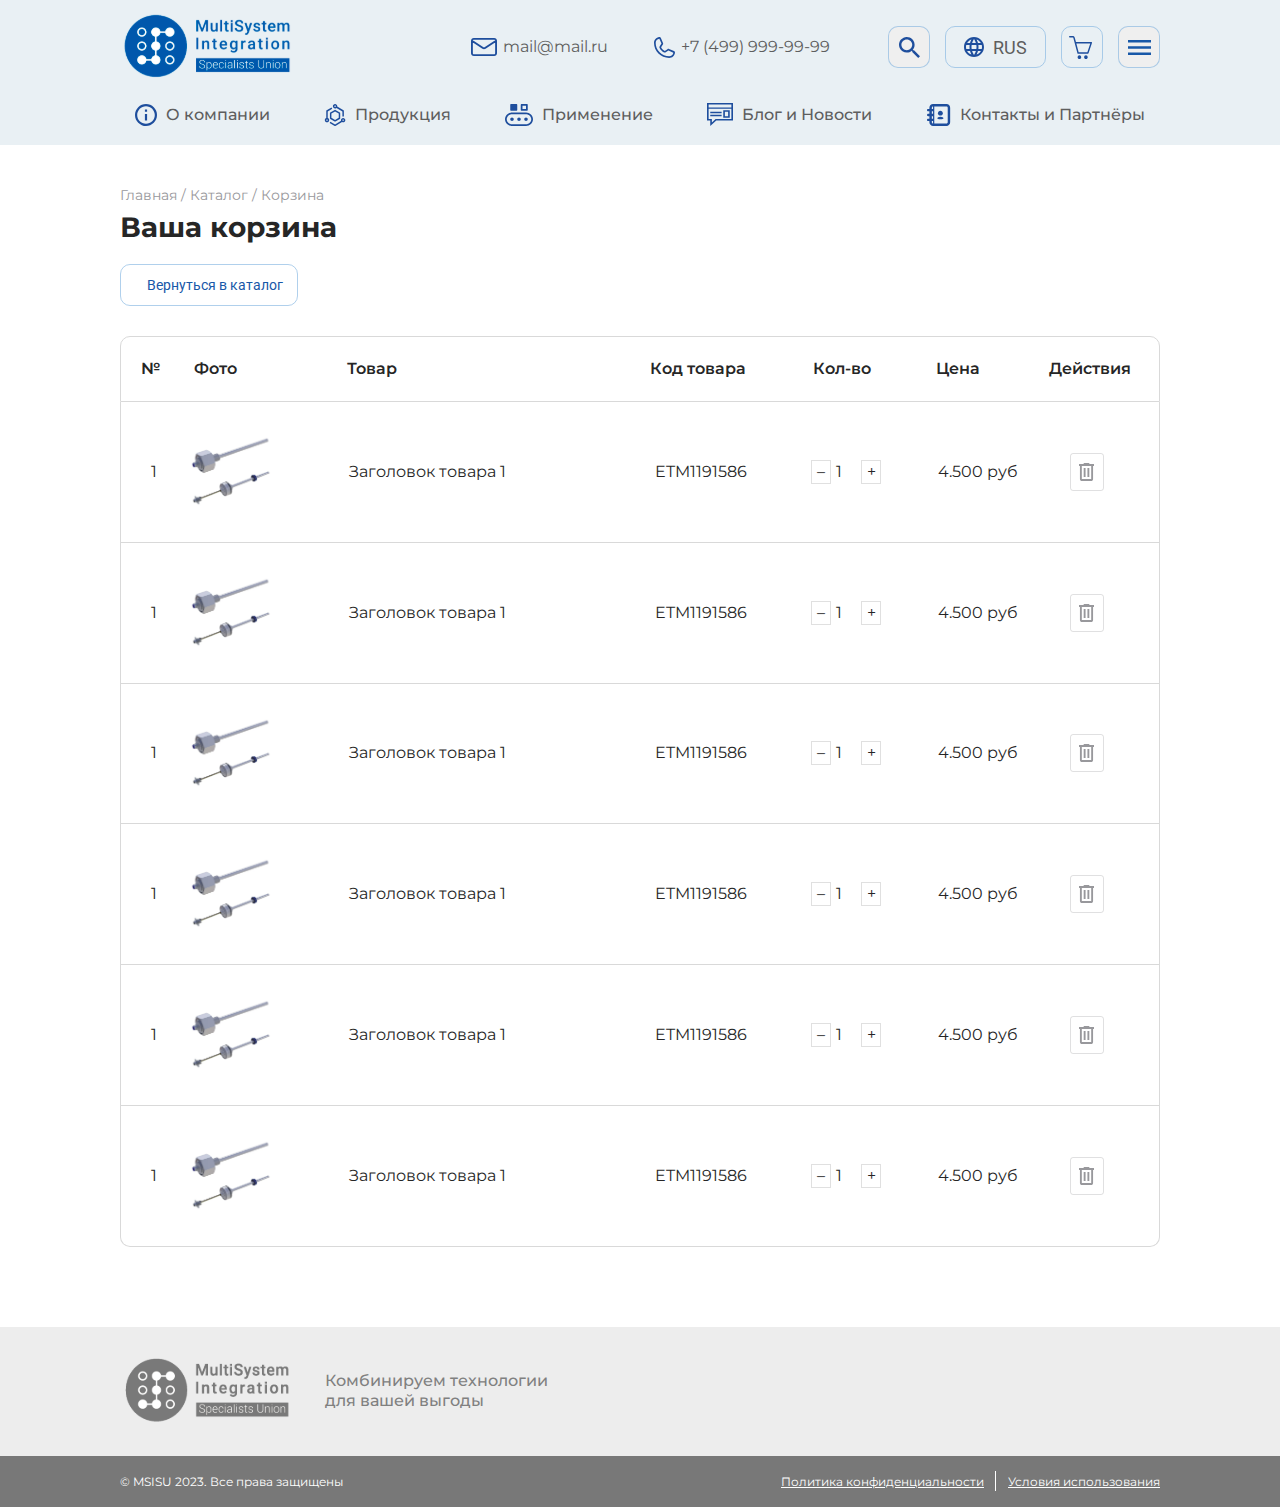
<file: cart.html>
<!DOCTYPE html>
<html lang="en">
  <head>
    <meta charset="UTF-8" />
    <meta name="viewport" content="width=device-width, initial-scale=1.0" />
    <meta http-equiv="X-UA-Compatible" content="ie=edge" />
    <title>Document</title>
    <meta name="author" content="Yuriy Zudikhin" />
    <link rel="stylesheet" href="css/slick.css">
    <link rel="stylesheet" href="https://cdnjs.cloudflare.com/ajax/libs/font-awesome/6.3.0/css/all.min.css" integrity="sha512-SzlrxWUlpfuzQ+pcUCosxcglQRNAq/DZjVsC0lE40xsADsfeQoEypE+enwcOiGjk/bSuGGKHEyjSoQ1zVisanQ==" crossorigin="anonymous" referrerpolicy="no-referrer" />
    <link rel="stylesheet" href="css/style.css" />    
  </head>

  <body>

    <header class="header">
      <div class="container">
        <div class="header_block">
          <div class="header_block_top">
            <a class="header_block_top_logo" href="/">
              <img src="img/header/logo.svg" alt="">
            </a>
            <div class="header_block_top_content">
              <a class="header_block_top_content_mail" href="mailto:mail@mail.ru">
                <img src="img/header/mail.svg" alt="">
                <span>mail@mail.ru</span>
              </a>
              <a class="header_block_top_content_tel" href="tel:+7 (499) 999-99-99">
                <img src="img/header/tel.svg" alt="">
                <span>+7 (499) 999-99-99</span>
              </a>
              <button class="header_block_top_content_search">
                <img src="img/header/search.svg" alt="">
              </button>
              <a href="#" class="header_block_top_content_lang">
                <img src="img/header/global.svg" alt="">
                <span>RUS</span>
              </a>
              <a href="#" class="header_block_top_content_cart">
                <img src="img/header/cart.svg" alt="">
              </a>
              <button class="header_block_top_content_burger">
                <img src="img/header/burger.svg" alt="">
              </button>
            </div>
          </div>
        </div>
      </div>
    </header>

    <div class="drop_desktop">
      <div class="container">
        <ul>
          <li>
            <a href="#">
              <div class="img_wrap">
                <img class="default" src="img/header/about.svg" alt="">
                <img class="hover" src="img/header/about_white.svg" alt="">
              </div>
              О компании</a>
          </li>
          <li>
            <a href="#">
              <div class="img_wrap">
                <img class="default" src="img/header/production.svg" alt="">
                <img class="hover" src="img/header/production_white.svg" alt="">
              </div>
              Продукция
            </a>
          </li>
          <li>
            <a href="#">
              <div class="img_wrap">
                <img class="default" src="img/header/application.svg" alt="">
                <img class="hover" src="img/header/application_white.svg" alt="">
              </div>
              Применение</a>
          </li>
          <li>
            <a href="#">
              <div class="img_wrap">
                <img class="default" src="img/header/news.svg" alt="">
                <img class="hover" src="img/header/news_white.svg" alt="">
              </div>
              Блог и Новости</a>
          </li>
          <li>
            <a href="#">
              <div class="img_wrap">
                <img class="default" src="img/header/contacts.svg" alt="">
                <img class="hover" src="img/header/contacts_white.svg" alt="">
              </div>
              Контакты и Партнёры</a>
          </li>
        </ul>
      </div>
    </div>

    <section class="cart">
      <div class="container">
        <div class="breadcrumbs">Главная / Каталог / Корзина</div>
        <div class="cart_block">
          <h2>Ваша корзина</h2>
          <button class="cart_block_back">
            <i class="fa-solid fa-chevron-left"></i>
            <span>Вернуться в каталог</span>
          </button>
          <div class="cart_block_names">
            <div class="cart_block_names_item">
              <span>№</span>
            </div>
            <div class="cart_block_names_item">
              <span>Фото</span>
            </div>
            <div class="cart_block_names_item">
              <span>Товар</span>
            </div>
            <div class="cart_block_names_item">
              <span>Код товара</span>
            </div>
            <div class="cart_block_names_item">
              <span>Кол-во</span>
            </div>
            <div class="cart_block_names_item">
              <span>Цена</span>
            </div>
            <div class="cart_block_names_item">
              <span>Действия</span>
            </div>
          </div>
          <div class="cart_block_list">
            <div class="cart_block_list_item">
              <div class="cart_block_list_item_num">
                <span>1</span>
              </div>
              <a href="#" class="cart_block_list_item_img">
                <img decoding="async" src="img/production_page/1.png" alt="">
              </a>
              <div class="cart_block_list_item_text">
                <a class="cart_block_list_item_text_title" href="#">Заголовок товара 1</a>
                <p class="cart_block_list_item_text_code">ETM1191586</p>
                <div class="cart_block_list_item_text_count">
                  <div class="cart_block_list_item_text_count_minus" data-min="1">
                    <span>–</span>
                  </div>
                  <div class="cart_block_list_item_text_count_quantity">
                    <div class="quantity">
                      <input type="number" id="quantity_640c9bb377340" class="input-text qty text" step="1" min="1" max="" name="cart[e147d7e7b3be1dbfdf079701ebdf4be0][qty]" value="1" title="Кол-во" size="4" placeholder="" inputmode="numeric" autocomplete="off" readonly>
                    </div>
                  </div>
                  <div value="" class="cart_block_list_item_text_count_plus">
                    <span>+</span>
                  </div>
                </div>
                <span class="cart_block_list_item_text_sum">4.500 руб</span>
              </div>
              <a href="#" class="cart_block_list_item_remove">
                <img decoding="async" src="img/cart/cart.svg" alt="">
              </a>
            </div>
            <div class="cart_block_list_item">
              <div class="cart_block_list_item_num">
                <span>1</span>
              </div>
              <a href="#" class="cart_block_list_item_img">
                <img decoding="async" src="img/production_page/1.png" alt="">
              </a>
              <div class="cart_block_list_item_text">
                <a class="cart_block_list_item_text_title" href="#">Заголовок товара 1</a>
                <p class="cart_block_list_item_text_code">ETM1191586</p>
                <div class="cart_block_list_item_text_count">
                  <div class="cart_block_list_item_text_count_minus" data-min="1">
                    <span>–</span>
                  </div>
                  <div class="cart_block_list_item_text_count_quantity">
                    <div class="quantity">
                      <input type="number" id="quantity_640c9bb377340" class="input-text qty text" step="1" min="1" max="" name="cart[e147d7e7b3be1dbfdf079701ebdf4be0][qty]" value="1" title="Кол-во" size="4" placeholder="" inputmode="numeric" autocomplete="off" readonly>
                    </div>
                  </div>
                  <div value="" class="cart_block_list_item_text_count_plus">
                    <span>+</span>
                  </div>
                </div>
                <span class="cart_block_list_item_text_sum">4.500 руб</span>
              </div>
              <a href="#" class="cart_block_list_item_remove">
                <img decoding="async" src="img/cart/cart.svg" alt="">
              </a>
            </div>
            <div class="cart_block_list_item">
              <div class="cart_block_list_item_num">
                <span>1</span>
              </div>
              <a href="#" class="cart_block_list_item_img">
                <img decoding="async" src="img/production_page/1.png" alt="">
              </a>
              <div class="cart_block_list_item_text">
                <a class="cart_block_list_item_text_title" href="#">Заголовок товара 1</a>
                <p class="cart_block_list_item_text_code">ETM1191586</p>
                <div class="cart_block_list_item_text_count">
                  <div class="cart_block_list_item_text_count_minus" data-min="1">
                    <span>–</span>
                  </div>
                  <div class="cart_block_list_item_text_count_quantity">
                    <div class="quantity">
                      <input type="number" id="quantity_640c9bb377340" class="input-text qty text" step="1" min="1" max="" name="cart[e147d7e7b3be1dbfdf079701ebdf4be0][qty]" value="1" title="Кол-во" size="4" placeholder="" inputmode="numeric" autocomplete="off" readonly>
                    </div>
                  </div>
                  <div value="" class="cart_block_list_item_text_count_plus">
                    <span>+</span>
                  </div>
                </div>
                <span class="cart_block_list_item_text_sum">4.500 руб</span>
              </div>
              <a href="#" class="cart_block_list_item_remove">
                <img decoding="async" src="img/cart/cart.svg" alt="">
              </a>
            </div>
            <div class="cart_block_list_item">
              <div class="cart_block_list_item_num">
                <span>1</span>
              </div>
              <a href="#" class="cart_block_list_item_img">
                <img decoding="async" src="img/production_page/1.png" alt="">
              </a>
              <div class="cart_block_list_item_text">
                <a class="cart_block_list_item_text_title" href="#">Заголовок товара 1</a>
                <p class="cart_block_list_item_text_code">ETM1191586</p>
                <div class="cart_block_list_item_text_count">
                  <div class="cart_block_list_item_text_count_minus" data-min="1">
                    <span>–</span>
                  </div>
                  <div class="cart_block_list_item_text_count_quantity">
                    <div class="quantity">
                      <input type="number" id="quantity_640c9bb377340" class="input-text qty text" step="1" min="1" max="" name="cart[e147d7e7b3be1dbfdf079701ebdf4be0][qty]" value="1" title="Кол-во" size="4" placeholder="" inputmode="numeric" autocomplete="off" readonly>
                    </div>
                  </div>
                  <div value="" class="cart_block_list_item_text_count_plus">
                    <span>+</span>
                  </div>
                </div>
                <span class="cart_block_list_item_text_sum">4.500 руб</span>
              </div>
              <a href="#" class="cart_block_list_item_remove">
                <img decoding="async" src="img/cart/cart.svg" alt="">
              </a>
            </div>
            <div class="cart_block_list_item">
              <div class="cart_block_list_item_num">
                <span>1</span>
              </div>
              <a href="#" class="cart_block_list_item_img">
                <img decoding="async" src="img/production_page/1.png" alt="">
              </a>
              <div class="cart_block_list_item_text">
                <a class="cart_block_list_item_text_title" href="#">Заголовок товара 1</a>
                <p class="cart_block_list_item_text_code">ETM1191586</p>
                <div class="cart_block_list_item_text_count">
                  <div class="cart_block_list_item_text_count_minus" data-min="1">
                    <span>–</span>
                  </div>
                  <div class="cart_block_list_item_text_count_quantity">
                    <div class="quantity">
                      <input type="number" id="quantity_640c9bb377340" class="input-text qty text" step="1" min="1" max="" name="cart[e147d7e7b3be1dbfdf079701ebdf4be0][qty]" value="1" title="Кол-во" size="4" placeholder="" inputmode="numeric" autocomplete="off" readonly>
                    </div>
                  </div>
                  <div value="" class="cart_block_list_item_text_count_plus">
                    <span>+</span>
                  </div>
                </div>
                <span class="cart_block_list_item_text_sum">4.500 руб</span>
              </div>
              <a href="#" class="cart_block_list_item_remove">
                <img decoding="async" src="img/cart/cart.svg" alt="">
              </a>
            </div>
            <div class="cart_block_list_item">
              <div class="cart_block_list_item_num">
                <span>1</span>
              </div>
              <a href="#" class="cart_block_list_item_img">
                <img decoding="async" src="img/production_page/1.png" alt="">
              </a>
              <div class="cart_block_list_item_text">
                <a class="cart_block_list_item_text_title" href="#">Заголовок товара 1</a>
                <p class="cart_block_list_item_text_code">ETM1191586</p>
                <div class="cart_block_list_item_text_count">
                  <div class="cart_block_list_item_text_count_minus" data-min="1">
                    <span>–</span>
                  </div>
                  <div class="cart_block_list_item_text_count_quantity">
                    <div class="quantity">
                      <input type="number" id="quantity_640c9bb377340" class="input-text qty text" step="1" min="1" max="" name="cart[e147d7e7b3be1dbfdf079701ebdf4be0][qty]" value="1" title="Кол-во" size="4" placeholder="" inputmode="numeric" autocomplete="off" readonly>
                    </div>
                  </div>
                  <div value="" class="cart_block_list_item_text_count_plus">
                    <span>+</span>
                  </div>
                </div>
                <span class="cart_block_list_item_text_sum">4.500 руб</span>
              </div>
              <a href="#" class="cart_block_list_item_remove">
                <img decoding="async" src="img/cart/cart.svg" alt="">
              </a>
            </div>
          </div>
        </div>
      </div>
    </section>

    <footer class="footer">
      <div class="container">
        <div class="footer_block">
          <div class="footer_block_left">
            <a class="footer_block_left_logo" href="#">
              <img src="img/footer/logo.svg" alt="">
            </a>
            <p>Комбинируем технологии для вашей выгоды</p>
          </div>
          <div class="footer_block_right">
            <ul>
              <li>
                <a href="#">
                  <i class="fa-brands fa-telegram"></i>
                </a>
              </li>
              <li>
                <a href="#">
                  <i class="fa-brands fa-square-facebook"></i>
                </a>
              </li>
              <li>
                <a href="#">
                  <i class="fa-brands fa-vk"></i>
                </a>
              </li>
              <li>
                <a href="#">
                  <i class="fa-brands fa-square-instagram"></i>
                </a>
              </li>
            </ul>
          </div>
        </div>
      </div>
    </footer>
    
    <div class="block_politic">
      <div class="container">
        <div class="block_politic_block">
          <div class="block_politic_block_left">
            <p>© MSISU 2023. Все права защищены</p>
          </div>
          <div class="block_politic_block_right">
            <a href="#">Политика конфиденциальности</a>
            <a href="#">Условия использования</a>
          </div>
        </div>
      </div>
    </div>

    <div class="back_modal"></div>

    <div class="modal_drop">
      <div class="modal_drop_top">
        <a class="modal_drop_top_lang" href="#">
          <img src="img/header/global.svg" alt="">
          <span>RUS</span>
        </a>
        <div class="modal_drop_top_close">
          <img src="img/header/close.svg" alt="">
        </div>
      </div>
      <div class="modal_drop_search">
        <form action="">
          <input type="text" placeholder="Поиск">
          <button type="submit">
            <img src="img/header/search.svg" alt="">
          </button>
        </form>
      </div>
      <div class="modal_drop_content">
        <ul>
          <li>
            <a href="#">
              <div class="img_wrap">
                <img class="default" src="img/header/about.svg" alt="">
                <img class="hover" src="img/header/about_white.svg" alt="">
              </div>
              О компании</a>
          </li>
          <li>
            <a href="#">
              <div class="img_wrap">
                <img class="default" src="img/header/production.svg" alt="">
                <img class="hover" src="img/header/production_white.svg" alt="">
              </div>
              Продукция
            </a>
          </li>
          <li>
            <a href="#">
              <div class="img_wrap">
                <img class="default" src="img/header/application.svg" alt="">
                <img class="hover" src="img/header/application_white.svg" alt="">
              </div>
              Применение</a>
          </li>
          <li>
            <a href="#">
              <div class="img_wrap">
                <img class="default" src="img/header/news.svg" alt="">
                <img class="hover" src="img/header/news_white.svg" alt="">
              </div>
              Блог и Новости</a>
          </li>
          <li>
            <a href="#">
              <div class="img_wrap">
                <img class="default" src="img/header/contacts.svg" alt="">
                <img class="hover" src="img/header/contacts_white.svg" alt="">
              </div>
              Контакты и Партнёры</a>
          </li>
        </ul>
      </div>
      <div class="modal_drop_bottom">
        <a href="mailto:mail@mail.ru">
          <img src="img/header/mail.svg" alt="">
        </a>
        <a href="tel:+7(499)999-99-99">
          <img src="img/header/tel.svg" alt="">
        </a>
      </div>
    </div>

    <script src="js/jquery-3.6.0.min.js"></script>
    <script src="js/slick.js"></script>
    <script src="js/main.js"></script>
  </body>
</html>
</file>
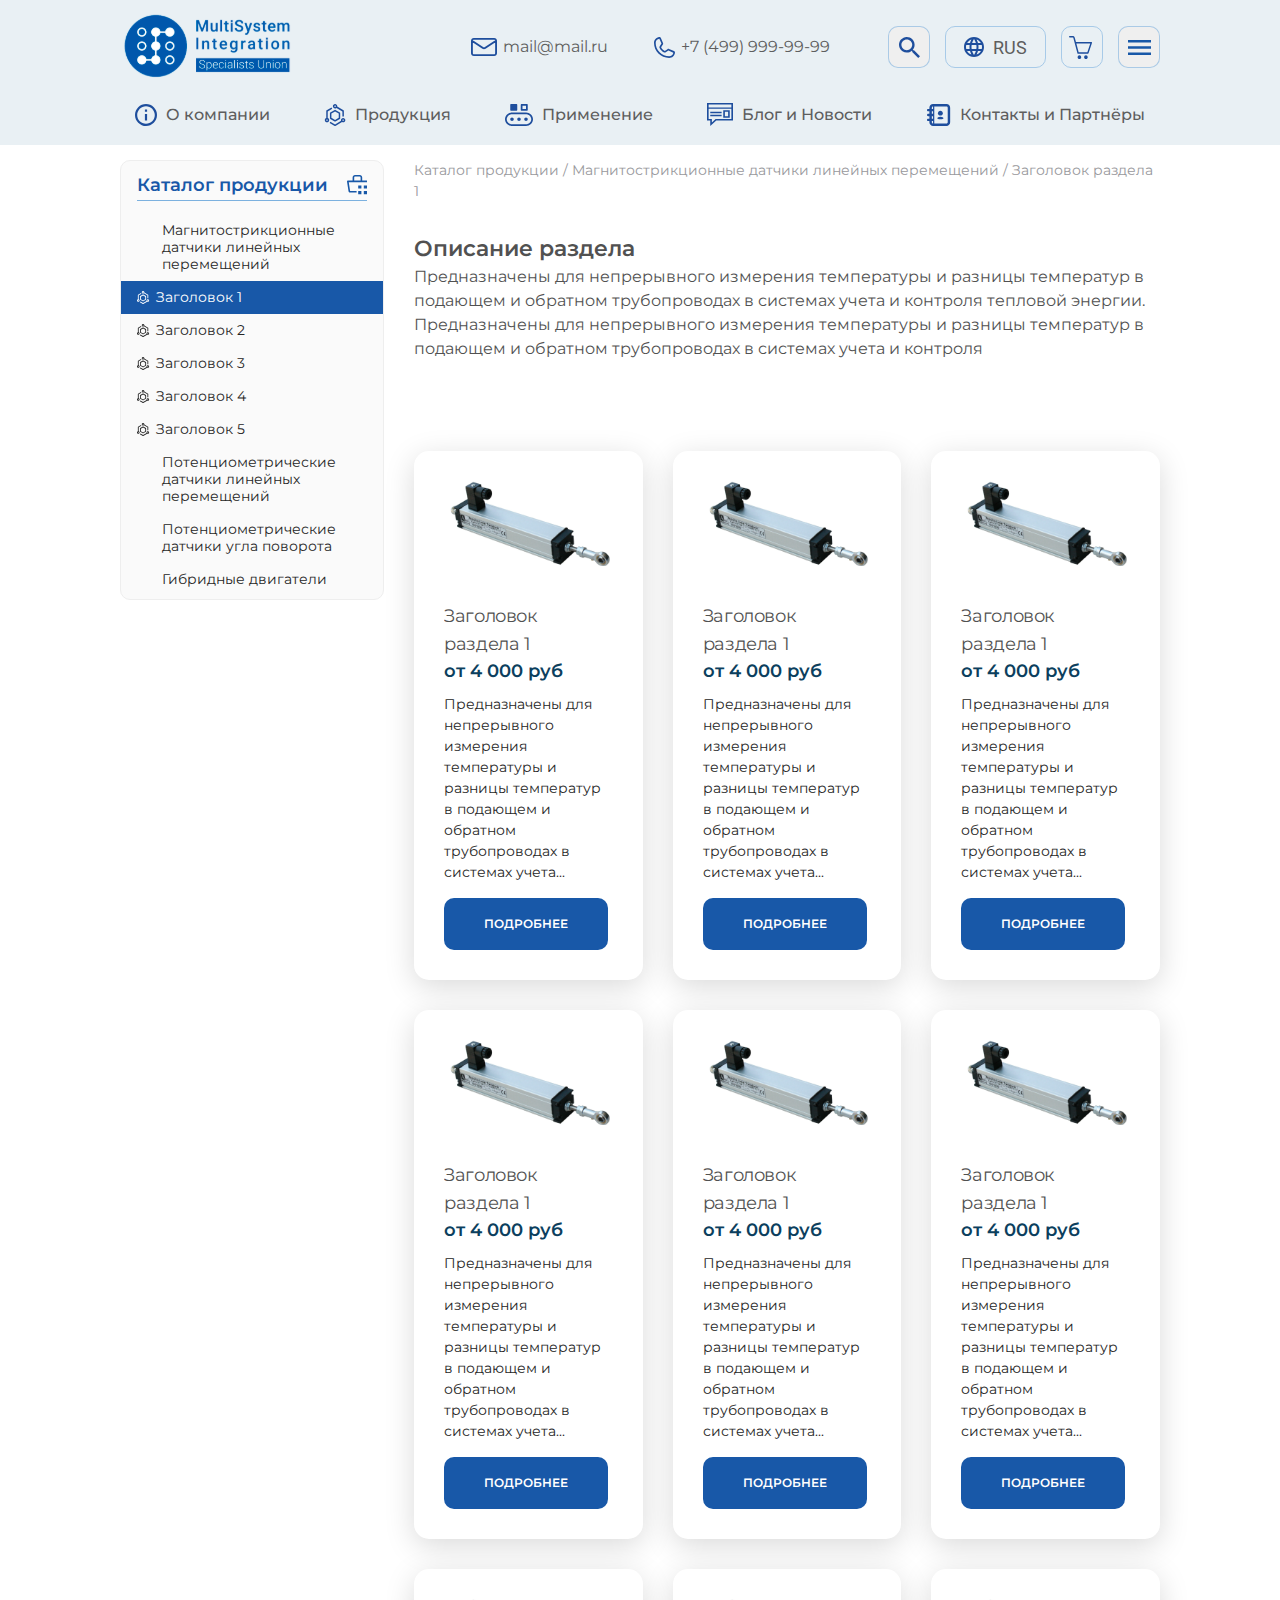
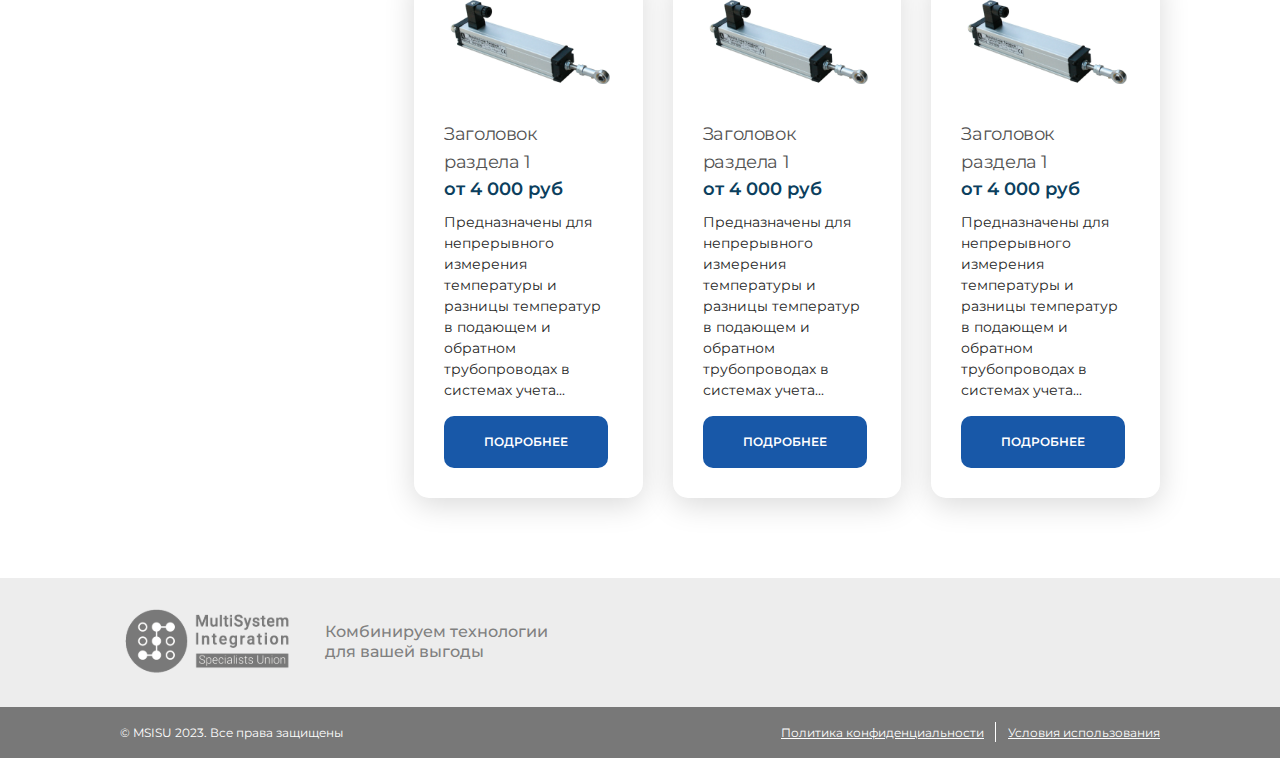
<file: child_cat.html>
<!DOCTYPE html>
<html lang="en">
  <head>
    <meta charset="UTF-8" />
    <meta name="viewport" content="width=device-width, initial-scale=1.0" />
    <meta http-equiv="X-UA-Compatible" content="ie=edge" />
    <title>Document</title>
    <meta name="author" content="Yuriy Zudikhin" />
    <link rel="stylesheet" href="css/slick.css">
    <link rel="stylesheet" href="https://cdnjs.cloudflare.com/ajax/libs/font-awesome/6.3.0/css/all.min.css" integrity="sha512-SzlrxWUlpfuzQ+pcUCosxcglQRNAq/DZjVsC0lE40xsADsfeQoEypE+enwcOiGjk/bSuGGKHEyjSoQ1zVisanQ==" crossorigin="anonymous" referrerpolicy="no-referrer" />
    <link rel="stylesheet" href="css/style.css" />    
  </head>

  <body>

    <header class="header">
      <div class="container">
        <div class="header_block">
          <div class="header_block_top">
            <a class="header_block_top_logo" href="/">
              <img src="img/header/logo.svg" alt="">
            </a>
            <div class="header_block_top_content">
              <a class="header_block_top_content_mail" href="mailto:mail@mail.ru">
                <img src="img/header/mail.svg" alt="">
                <span>mail@mail.ru</span>
              </a>
              <a class="header_block_top_content_tel" href="tel:+7 (499) 999-99-99">
                <img src="img/header/tel.svg" alt="">
                <span>+7 (499) 999-99-99</span>
              </a>
              <button class="header_block_top_content_search">
                <img src="img/header/search.svg" alt="">
              </button>
              <a href="#" class="header_block_top_content_lang">
                <img src="img/header/global.svg" alt="">
                <span>RUS</span>
              </a>
              <a href="#" class="header_block_top_content_cart">
                <img src="img/header/cart.svg" alt="">
              </a>
              <button class="header_block_top_content_burger">
                <img src="img/header/burger.svg" alt="">
              </button>
            </div>
          </div>
        </div>
      </div>
    </header>

    <div class="drop_desktop">
      <div class="container">
        <ul>
          <li>
            <a href="#">
              <div class="img_wrap">
                <img class="default" src="img/header/about.svg" alt="">
                <img class="hover" src="img/header/about_white.svg" alt="">
              </div>
              О компании</a>
          </li>
          <li>
            <a href="#">
              <div class="img_wrap">
                <img class="default" src="img/header/production.svg" alt="">
                <img class="hover" src="img/header/production_white.svg" alt="">
              </div>
              Продукция
            </a>
          </li>
          <li>
            <a href="#">
              <div class="img_wrap">
                <img class="default" src="img/header/application.svg" alt="">
                <img class="hover" src="img/header/application_white.svg" alt="">
              </div>
              Применение</a>
          </li>
          <li>
            <a href="#">
              <div class="img_wrap">
                <img class="default" src="img/header/news.svg" alt="">
                <img class="hover" src="img/header/news_white.svg" alt="">
              </div>
              Блог и Новости</a>
          </li>
          <li>
            <a href="#">
              <div class="img_wrap">
                <img class="default" src="img/header/contacts.svg" alt="">
                <img class="hover" src="img/header/contacts_white.svg" alt="">
              </div>
              Контакты и Партнёры</a>
          </li>
        </ul>
      </div>
    </div>

    <section class="parent_cat">
      <div class="container">
        <div class="parent_cat_block">
          <aside class="parent_cat_block_sidebar">
            <div class="parent_cat_block_sidebar_top">
              <p>Каталог продукции</p>
              <img src="img/category/catalog_icon.svg" alt="">
            </div>
            <div class="parent_cat_block_sidebar_content">

              <div class="parent_cat_block_sidebar_content_item active">
                <div class="parent_cat_block_sidebar_content_item_parent">
                  <div class="parent_cat_block_sidebar_content_item_parent_btn open">
                    <i class="fa-solid fa-chevron-right"></i>
                  </div>
                  <a href="#">Магнитострикционные датчики линейных перемещений</a>
                </div>
                <div class="parent_cat_block_sidebar_content_item_children">
                  <ul>
                    <li class="active">
                      <a href="#">
                        <img class="current" src="img/category/child_cat_icon_white.svg" alt="">
                        <img class="default" src="img/category/child_cat_icon.svg" alt="">
                        Заголовок 1
                      </a>
                    </li>
                    <li>
                      <a href="#">
                        <img class="current" src="img/category/child_cat_icon_white.svg" alt="">
                        <img class="default" src="img/category/child_cat_icon.svg" alt="">
                        Заголовок 2
                      </a>
                    </li>
                    <li>
                      <a href="#">
                        <img class="current" src="img/category/child_cat_icon_white.svg" alt="">
                        <img class="default" src="img/category/child_cat_icon.svg" alt="">
                        Заголовок 3
                      </a>
                    </li>
                    <li>
                      <a href="#">
                        <img class="current" src="img/category/child_cat_icon_white.svg" alt="">
                        <img class="default" src="img/category/child_cat_icon.svg" alt="">
                        Заголовок 4
                      </a>
                    </li>
                    <li>
                      <a href="#">
                        <img class="current" src="img/category/child_cat_icon_white.svg" alt="">
                        <img class="default" src="img/category/child_cat_icon.svg" alt="">
                        Заголовок 5
                      </a>
                    </li>
                  </ul>
                </div>
              </div>

              <div class="parent_cat_block_sidebar_content_item">
                <div class="parent_cat_block_sidebar_content_item_parent">
                  <div class="parent_cat_block_sidebar_content_item_parent_btn">
                    <i class="fa-solid fa-chevron-right"></i>
                  </div>
                  <a href="#">Потенциометрические датчики линейных перемещений</a>
                </div>
                <div class="parent_cat_block_sidebar_content_item_children">
                  <ul>
                    <li>
                      <a href="#">
                        <img class="current" src="img/category/child_cat_icon_white.svg" alt="">
                        <img class="default" src="img/category/child_cat_icon.svg" alt="">
                        Заголовок 1
                      </a>
                    </li>
                    <li>
                      <a href="#">
                        <img class="current" src="img/category/child_cat_icon_white.svg" alt="">
                        <img class="default" src="img/category/child_cat_icon.svg" alt="">
                        Заголовок 2
                      </a>
                    </li>
                    <li>
                      <a href="#">
                        <img class="current" src="img/category/child_cat_icon_white.svg" alt="">
                        <img class="default" src="img/category/child_cat_icon.svg" alt="">
                        Заголовок 3
                      </a>
                    </li>
                    <li>
                      <a href="#">
                        <img class="current" src="img/category/child_cat_icon_white.svg" alt="">
                        <img class="default" src="img/category/child_cat_icon.svg" alt="">
                        Заголовок 4
                      </a>
                    </li>
                    <li>
                      <a href="#">
                        <img class="current" src="img/category/child_cat_icon_white.svg" alt="">
                        <img class="default" src="img/category/child_cat_icon.svg" alt="">
                        Заголовок 5
                      </a>
                    </li>
                  </ul>
                </div>
              </div>

              <div class="parent_cat_block_sidebar_content_item">
                <div class="parent_cat_block_sidebar_content_item_parent">
                  <div class="parent_cat_block_sidebar_content_item_parent_btn">
                    <i class="fa-solid fa-chevron-right"></i>
                  </div>
                  <a href="#">Потенциометрические датчики угла поворота</a>
                </div>
                <div class="parent_cat_block_sidebar_content_item_children">
                  <ul>
                    <li>
                      <a href="#">
                        <img class="current" src="img/category/child_cat_icon_white.svg" alt="">
                        <img class="default" src="img/category/child_cat_icon.svg" alt="">
                        Заголовок 1
                      </a>
                    </li>
                    <li>
                      <a href="#">
                        <img class="current" src="img/category/child_cat_icon_white.svg" alt="">
                        <img class="default" src="img/category/child_cat_icon.svg" alt="">
                        Заголовок 2
                      </a>
                    </li>
                    <li>
                      <a href="#">
                        <img class="current" src="img/category/child_cat_icon_white.svg" alt="">
                        <img class="default" src="img/category/child_cat_icon.svg" alt="">
                        Заголовок 3
                      </a>
                    </li>
                    <li>
                      <a href="#">
                        <img class="current" src="img/category/child_cat_icon_white.svg" alt="">
                        <img class="default" src="img/category/child_cat_icon.svg" alt="">
                        Заголовок 4
                      </a>
                    </li>
                    <li>
                      <a href="#">
                        <img class="current" src="img/category/child_cat_icon_white.svg" alt="">
                        <img class="default" src="img/category/child_cat_icon.svg" alt="">
                        Заголовок 5
                      </a>
                    </li>
                  </ul>
                </div>
              </div>

              <div class="parent_cat_block_sidebar_content_item">
                <div class="parent_cat_block_sidebar_content_item_parent">
                  <div class="parent_cat_block_sidebar_content_item_parent_btn">
                    <i class="fa-solid fa-chevron-right"></i>
                  </div>
                  <a href="#">Гибридные двигатели</a>
                </div>
                <div class="parent_cat_block_sidebar_content_item_children">
                  <ul>
                    <li>
                      <a href="#">
                        <img class="current" src="img/category/child_cat_icon_white.svg" alt="">
                        <img class="default" src="img/category/child_cat_icon.svg" alt="">
                        Заголовок 1
                      </a>
                    </li>
                    <li>
                      <a href="#">
                        <img class="current" src="img/category/child_cat_icon_white.svg" alt="">
                        <img class="default" src="img/category/child_cat_icon.svg" alt="">
                        Заголовок 2
                      </a>
                    </li>
                    <li>
                      <a href="#">
                        <img class="current" src="img/category/child_cat_icon_white.svg" alt="">
                        <img class="default" src="img/category/child_cat_icon.svg" alt="">
                        Заголовок 3
                      </a>
                    </li>
                    <li>
                      <a href="#">
                        <img class="current" src="img/category/child_cat_icon_white.svg" alt="">
                        <img class="default" src="img/category/child_cat_icon.svg" alt="">
                        Заголовок 4
                      </a>
                    </li>
                    <li>
                      <a href="#">
                        <img class="current" src="img/category/child_cat_icon_white.svg" alt="">
                        <img class="default" src="img/category/child_cat_icon.svg" alt="">
                        Заголовок 5
                      </a>
                    </li>
                  </ul>
                </div>
              </div>

            </div>
          </aside>

          <div class="parent_cat_block_products">
            <div class="breadcrumbs">Каталог продукции / Магнитострикционные датчики линейных перемещений / Заголовок раздела 1 </div>
            <h3 class="parent_cat_block_content_title">Описание раздела</h3>
            <p class="parent_cat_block_content_desc">Предназначены для непрерывного измерения температуры и разницы температур в подающем и обратном трубопроводах в системах учета и контроля тепловой энергии. Предназначены для непрерывного измерения температуры и разницы температур в подающем и обратном трубопроводах в системах учета и контроля</p>
            <div class="parent_cat_block_products_list">

              <a href="#" class="parent_cat_block_products_list_item">
                <div class="parent_cat_block_products_list_item_img">
                  <img src="img/category/1.png" alt="">
                </div>
                <div class="parent_cat_block_products_list_item_text">
                  <h4>Заголовок раздела 1</h4>
                  <p class="parent_cat_block_products_list_item_text_price">от 4 000 руб</p>
                  <p class="parent_cat_block_products_list_item_text_text">Предназначены для непрерывного измерения температуры и разницы температур в подающем и обратном трубопроводах в системах учета...</p>
                  <button>
                    <span>ПОДРОБНЕЕ</span>
                  </button>
                </div>
              </a>

              <a href="#" class="parent_cat_block_products_list_item">
                <div class="parent_cat_block_products_list_item_img">
                  <img src="img/category/1.png" alt="">
                </div>
                <div class="parent_cat_block_products_list_item_text">
                  <h4>Заголовок раздела 1</h4>
                  <p class="parent_cat_block_products_list_item_text_price">от 4 000 руб</p>
                  <p class="parent_cat_block_products_list_item_text_text">Предназначены для непрерывного измерения температуры и разницы температур в подающем и обратном трубопроводах в системах учета...</p>
                  <button>
                    <span>ПОДРОБНЕЕ</span>
                  </button>
                </div>
              </a>

              <a href="#" class="parent_cat_block_products_list_item">
                <div class="parent_cat_block_products_list_item_img">
                  <img src="img/category/1.png" alt="">
                </div>
                <div class="parent_cat_block_products_list_item_text">
                  <h4>Заголовок раздела 1</h4>
                  <p class="parent_cat_block_products_list_item_text_price">от 4 000 руб</p>
                  <p class="parent_cat_block_products_list_item_text_text">Предназначены для непрерывного измерения температуры и разницы температур в подающем и обратном трубопроводах в системах учета...</p>
                  <button>
                    <span>ПОДРОБНЕЕ</span>
                  </button>
                </div>
              </a>

              <a href="#" class="parent_cat_block_products_list_item">
                <div class="parent_cat_block_products_list_item_img">
                  <img src="img/category/1.png" alt="">
                </div>
                <div class="parent_cat_block_products_list_item_text">
                  <h4>Заголовок раздела 1</h4>
                  <p class="parent_cat_block_products_list_item_text_price">от 4 000 руб</p>
                  <p class="parent_cat_block_products_list_item_text_text">Предназначены для непрерывного измерения температуры и разницы температур в подающем и обратном трубопроводах в системах учета...</p>
                  <button>
                    <span>ПОДРОБНЕЕ</span>
                  </button>
                </div>
              </a>

              <a href="#" class="parent_cat_block_products_list_item">
                <div class="parent_cat_block_products_list_item_img">
                  <img src="img/category/1.png" alt="">
                </div>
                <div class="parent_cat_block_products_list_item_text">
                  <h4>Заголовок раздела 1</h4>
                  <p class="parent_cat_block_products_list_item_text_price">от 4 000 руб</p>
                  <p class="parent_cat_block_products_list_item_text_text">Предназначены для непрерывного измерения температуры и разницы температур в подающем и обратном трубопроводах в системах учета...</p>
                  <button>
                    <span>ПОДРОБНЕЕ</span>
                  </button>
                </div>
              </a>

              <a href="#" class="parent_cat_block_products_list_item">
                <div class="parent_cat_block_products_list_item_img">
                  <img src="img/category/1.png" alt="">
                </div>
                <div class="parent_cat_block_products_list_item_text">
                  <h4>Заголовок раздела 1</h4>
                  <p class="parent_cat_block_products_list_item_text_price">от 4 000 руб</p>
                  <p class="parent_cat_block_products_list_item_text_text">Предназначены для непрерывного измерения температуры и разницы температур в подающем и обратном трубопроводах в системах учета...</p>
                  <button>
                    <span>ПОДРОБНЕЕ</span>
                  </button>
                </div>
              </a>

              <a href="#" class="parent_cat_block_products_list_item">
                <div class="parent_cat_block_products_list_item_img">
                  <img src="img/category/1.png" alt="">
                </div>
                <div class="parent_cat_block_products_list_item_text">
                  <h4>Заголовок раздела 1</h4>
                  <p class="parent_cat_block_products_list_item_text_price">от 4 000 руб</p>
                  <p class="parent_cat_block_products_list_item_text_text">Предназначены для непрерывного измерения температуры и разницы температур в подающем и обратном трубопроводах в системах учета...</p>
                  <button>
                    <span>ПОДРОБНЕЕ</span>
                  </button>
                </div>
              </a>

              <a href="#" class="parent_cat_block_products_list_item">
                <div class="parent_cat_block_products_list_item_img">
                  <img src="img/category/1.png" alt="">
                </div>
                <div class="parent_cat_block_products_list_item_text">
                  <h4>Заголовок раздела 1</h4>
                  <p class="parent_cat_block_products_list_item_text_price">от 4 000 руб</p>
                  <p class="parent_cat_block_products_list_item_text_text">Предназначены для непрерывного измерения температуры и разницы температур в подающем и обратном трубопроводах в системах учета...</p>
                  <button>
                    <span>ПОДРОБНЕЕ</span>
                  </button>
                </div>
              </a>

              <a href="#" class="parent_cat_block_products_list_item">
                <div class="parent_cat_block_products_list_item_img">
                  <img src="img/category/1.png" alt="">
                </div>
                <div class="parent_cat_block_products_list_item_text">
                  <h4>Заголовок раздела 1</h4>
                  <p class="parent_cat_block_products_list_item_text_price">от 4 000 руб</p>
                  <p class="parent_cat_block_products_list_item_text_text">Предназначены для непрерывного измерения температуры и разницы температур в подающем и обратном трубопроводах в системах учета...</p>
                  <button>
                    <span>ПОДРОБНЕЕ</span>
                  </button>
                </div>
              </a>

            </div>
          </div>

        </div>
      </div>
    </section>

    <footer class="footer">
      <div class="container">
        <div class="footer_block">
          <div class="footer_block_left">
            <a class="footer_block_left_logo" href="#">
              <img src="img/footer/logo.svg" alt="">
            </a>
            <p>Комбинируем технологии для вашей выгоды</p>
          </div>
          <div class="footer_block_right">
            <ul>
              <li>
                <a href="#">
                  <i class="fa-brands fa-telegram"></i>
                </a>
              </li>
              <li>
                <a href="#">
                  <i class="fa-brands fa-square-facebook"></i>
                </a>
              </li>
              <li>
                <a href="#">
                  <i class="fa-brands fa-vk"></i>
                </a>
              </li>
              <li>
                <a href="#">
                  <i class="fa-brands fa-square-instagram"></i>
                </a>
              </li>
            </ul>
          </div>
        </div>
      </div>
    </footer>
    
    <div class="block_politic">
      <div class="container">
        <div class="block_politic_block">
          <div class="block_politic_block_left">
            <p>© MSISU 2023. Все права защищены</p>
          </div>
          <div class="block_politic_block_right">
            <a href="#">Политика конфиденциальности</a>
            <a href="#">Условия использования</a>
          </div>
        </div>
      </div>
    </div>

    <div class="back_modal"></div>

    <div class="modal_drop">
      <div class="modal_drop_top">
        <a class="modal_drop_top_lang" href="#">
          <img src="img/header/global.svg" alt="">
          <span>RUS</span>
        </a>
        <div class="modal_drop_top_close">
          <img src="img/header/close.svg" alt="">
        </div>
      </div>
      <div class="modal_drop_search">
        <form action="">
          <input type="text" placeholder="Поиск">
          <button type="submit">
            <img src="img/header/search.svg" alt="">
          </button>
        </form>
      </div>
      <div class="modal_drop_content">
        <ul>
          <li>
            <a href="#">
              <div class="img_wrap">
                <img class="default" src="img/header/about.svg" alt="">
                <img class="hover" src="img/header/about_white.svg" alt="">
              </div>
              О компании</a>
          </li>
          <li>
            <a href="#">
              <div class="img_wrap">
                <img class="default" src="img/header/production.svg" alt="">
                <img class="hover" src="img/header/production_white.svg" alt="">
              </div>
              Продукция
            </a>
          </li>
          <li>
            <a href="#">
              <div class="img_wrap">
                <img class="default" src="img/header/application.svg" alt="">
                <img class="hover" src="img/header/application_white.svg" alt="">
              </div>
              Применение</a>
          </li>
          <li>
            <a href="#">
              <div class="img_wrap">
                <img class="default" src="img/header/news.svg" alt="">
                <img class="hover" src="img/header/news_white.svg" alt="">
              </div>
              Блог и Новости</a>
          </li>
          <li>
            <a href="#">
              <div class="img_wrap">
                <img class="default" src="img/header/contacts.svg" alt="">
                <img class="hover" src="img/header/contacts_white.svg" alt="">
              </div>
              Контакты и Партнёры</a>
          </li>
        </ul>
      </div>
      <div class="modal_drop_bottom">
        <a href="mailto:mail@mail.ru">
          <img src="img/header/mail.svg" alt="">
        </a>
        <a href="tel:+7(499)999-99-99">
          <img src="img/header/tel.svg" alt="">
        </a>
      </div>
    </div>

    <script src="js/jquery-3.6.0.min.js"></script>
    <script src="js/slick.js"></script>
    <script src="js/main.js"></script>
  </body>
</html>
</file>
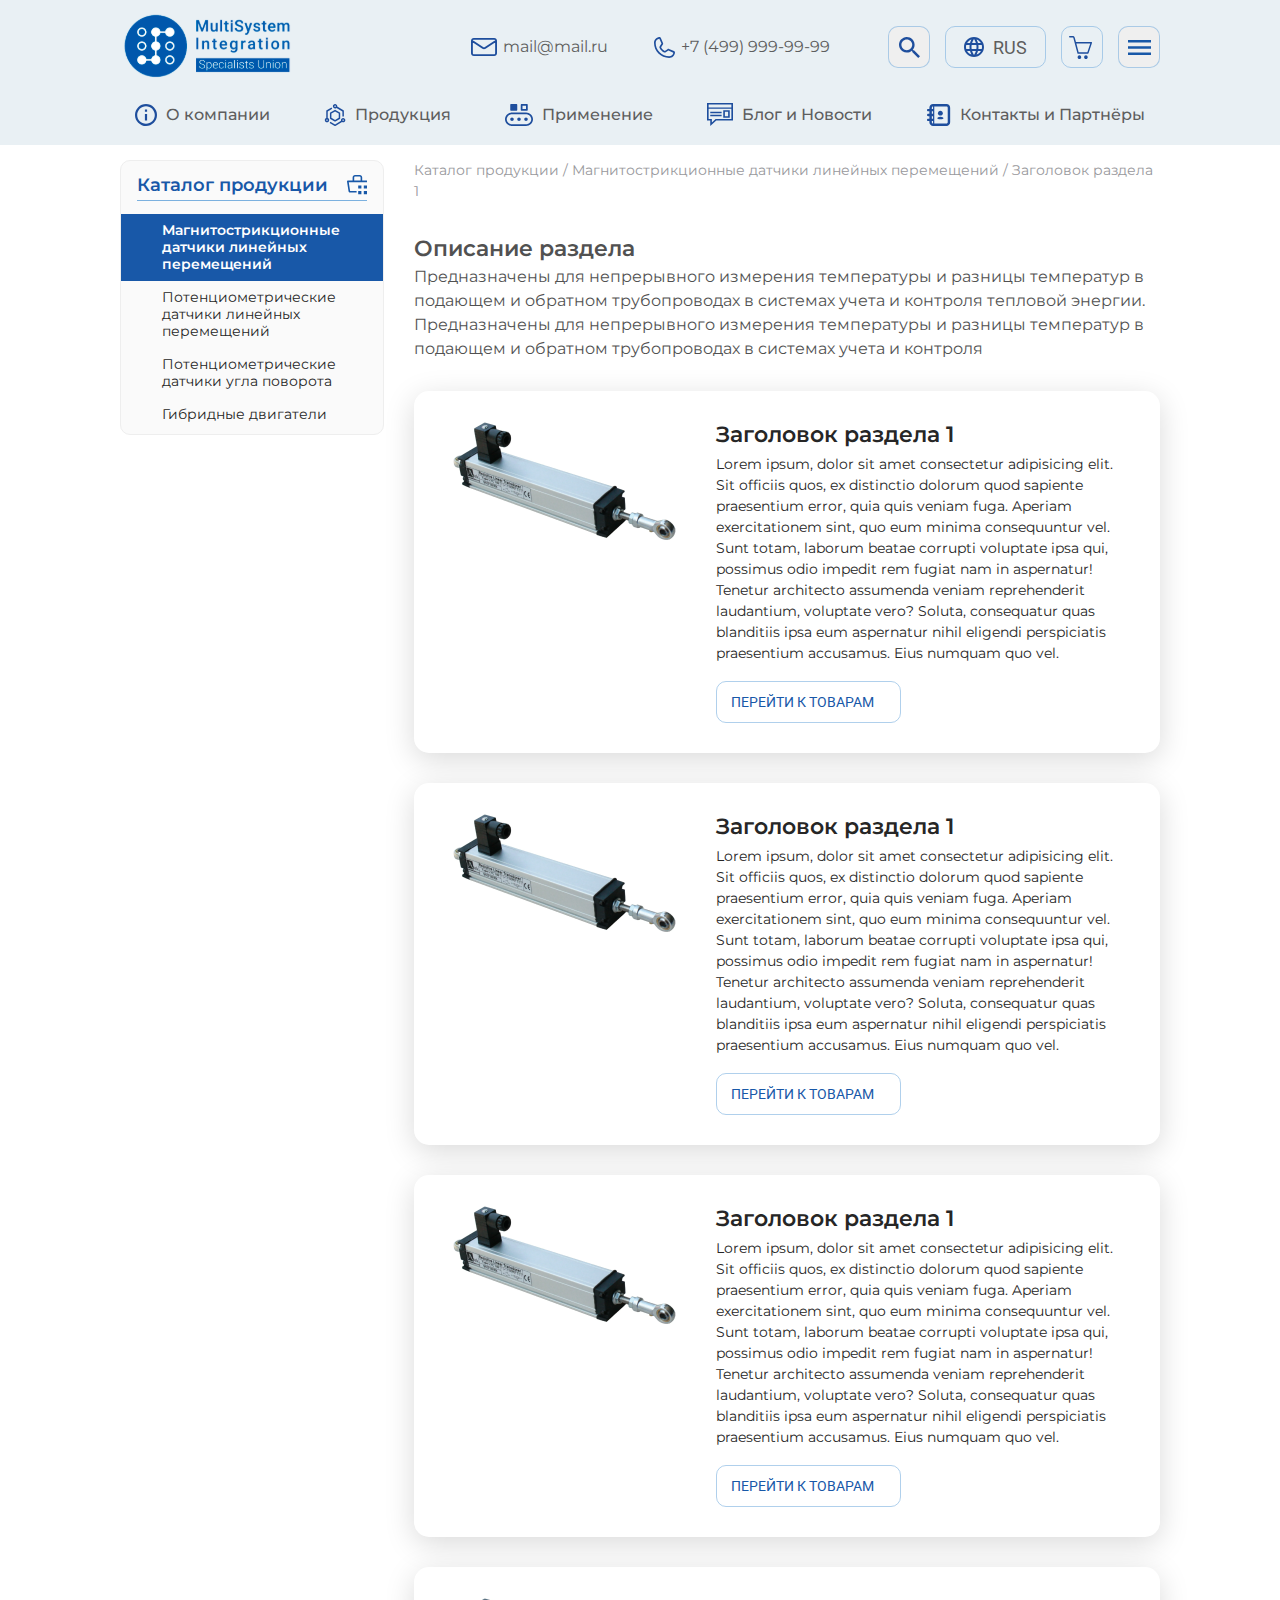
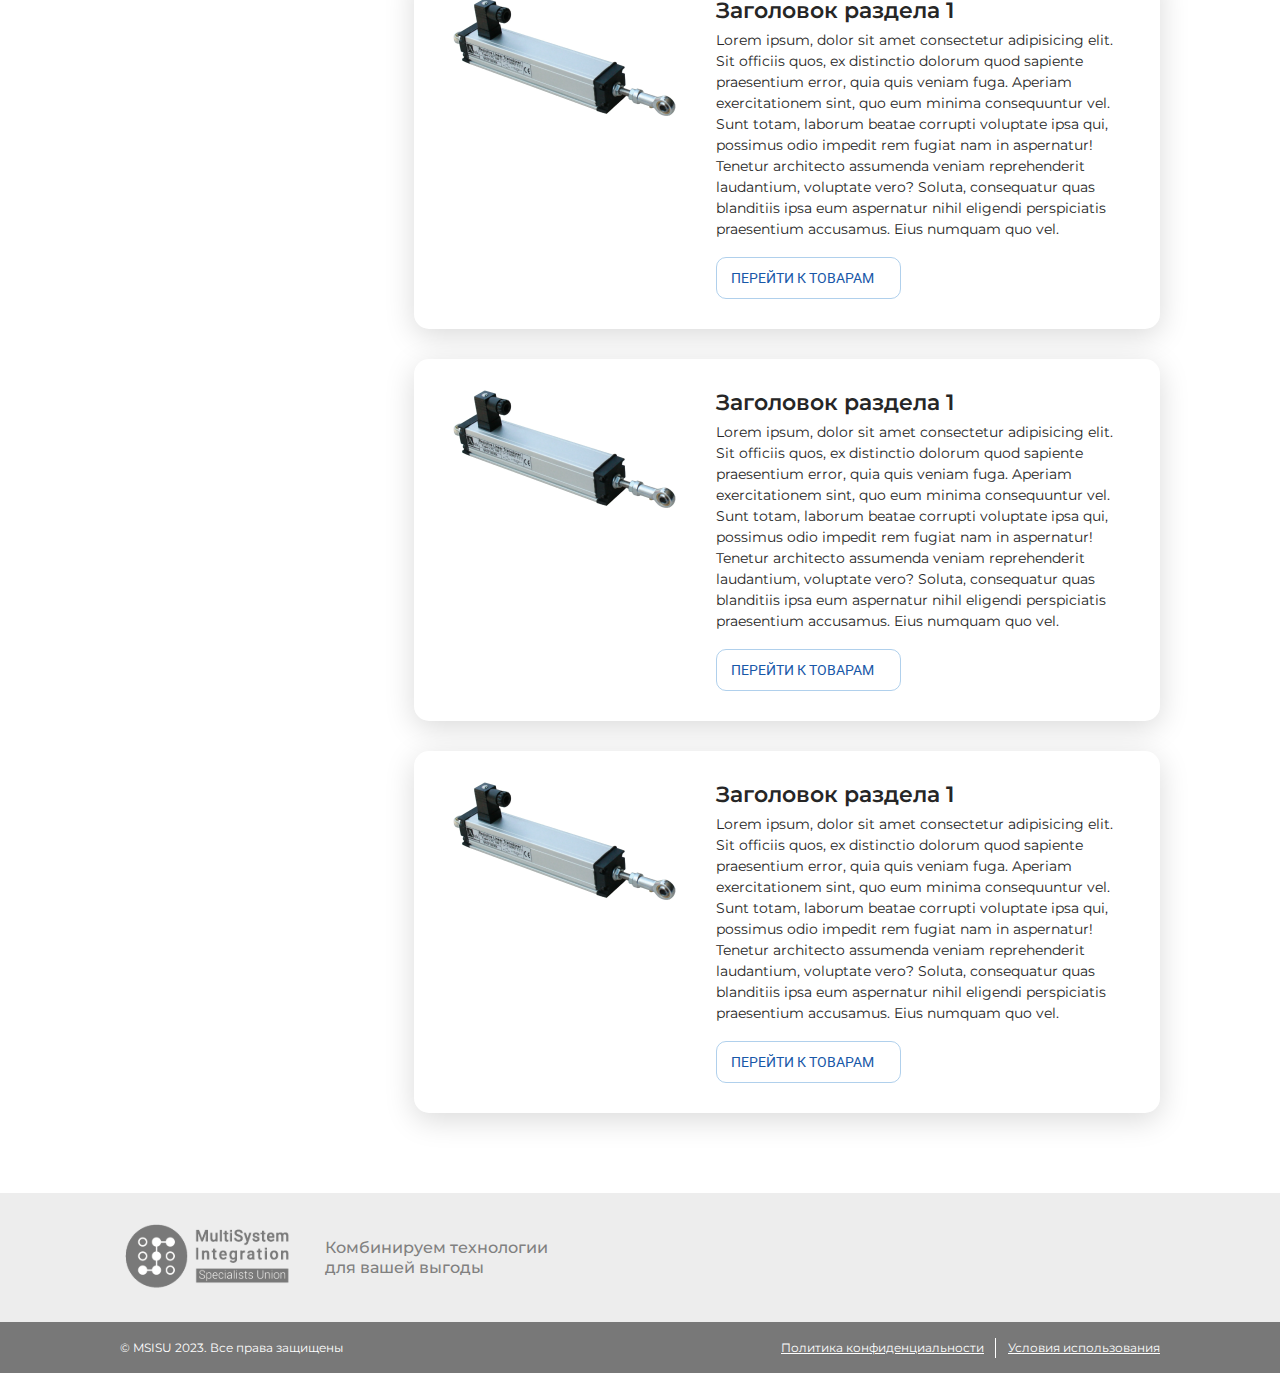
<file: parent_cat.html>
<!DOCTYPE html>
<html lang="en">
  <head>
    <meta charset="UTF-8" />
    <meta name="viewport" content="width=device-width, initial-scale=1.0" />
    <meta http-equiv="X-UA-Compatible" content="ie=edge" />
    <title>Document</title>
    <meta name="author" content="Yuriy Zudikhin" />
    <link rel="stylesheet" href="css/slick.css">
    <link rel="stylesheet" href="https://cdnjs.cloudflare.com/ajax/libs/font-awesome/6.3.0/css/all.min.css" integrity="sha512-SzlrxWUlpfuzQ+pcUCosxcglQRNAq/DZjVsC0lE40xsADsfeQoEypE+enwcOiGjk/bSuGGKHEyjSoQ1zVisanQ==" crossorigin="anonymous" referrerpolicy="no-referrer" />
    <link rel="stylesheet" href="css/style.css" />    
  </head>

  <body>

    <header class="header">
      <div class="container">
        <div class="header_block">
          <div class="header_block_top">
            <a class="header_block_top_logo" href="/">
              <img src="img/header/logo.svg" alt="">
            </a>
            <div class="header_block_top_content">
              <a class="header_block_top_content_mail" href="mailto:mail@mail.ru">
                <img src="img/header/mail.svg" alt="">
                <span>mail@mail.ru</span>
              </a>
              <a class="header_block_top_content_tel" href="tel:+7 (499) 999-99-99">
                <img src="img/header/tel.svg" alt="">
                <span>+7 (499) 999-99-99</span>
              </a>
              <button class="header_block_top_content_search">
                <img src="img/header/search.svg" alt="">
              </button>
              <a href="#" class="header_block_top_content_lang">
                <img src="img/header/global.svg" alt="">
                <span>RUS</span>
              </a>
              <a href="#" class="header_block_top_content_cart">
                <img src="img/header/cart.svg" alt="">
              </a>
              <button class="header_block_top_content_burger">
                <img src="img/header/burger.svg" alt="">
              </button>
            </div>
          </div>
        </div>
      </div>
    </header>

    <div class="drop_desktop">
      <div class="container">
        <ul>
          <li>
            <a href="#">
              <div class="img_wrap">
                <img class="default" src="img/header/about.svg" alt="">
                <img class="hover" src="img/header/about_white.svg" alt="">
              </div>
              О компании</a>
          </li>
          <li>
            <a href="#">
              <div class="img_wrap">
                <img class="default" src="img/header/production.svg" alt="">
                <img class="hover" src="img/header/production_white.svg" alt="">
              </div>
              Продукция
            </a>
          </li>
          <li>
            <a href="#">
              <div class="img_wrap">
                <img class="default" src="img/header/application.svg" alt="">
                <img class="hover" src="img/header/application_white.svg" alt="">
              </div>
              Применение</a>
          </li>
          <li>
            <a href="#">
              <div class="img_wrap">
                <img class="default" src="img/header/news.svg" alt="">
                <img class="hover" src="img/header/news_white.svg" alt="">
              </div>
              Блог и Новости</a>
          </li>
          <li>
            <a href="#">
              <div class="img_wrap">
                <img class="default" src="img/header/contacts.svg" alt="">
                <img class="hover" src="img/header/contacts_white.svg" alt="">
              </div>
              Контакты и Партнёры</a>
          </li>
        </ul>
      </div>
    </div>

    <section class="parent_cat">
      <div class="container">
        <div class="parent_cat_block">
          <aside class="parent_cat_block_sidebar">
            <div class="parent_cat_block_sidebar_top">
              <p>Каталог продукции</p>
              <img src="img/category/catalog_icon.svg" alt="">
            </div>
            <div class="parent_cat_block_sidebar_content">

              <div class="parent_cat_block_sidebar_content_item">
                <div class="parent_cat_block_sidebar_content_item_parent active">
                  <div class="parent_cat_block_sidebar_content_item_parent_btn">
                    <i class="fa-solid fa-chevron-right"></i>
                  </div>
                  <a href="#">Магнитострикционные датчики линейных перемещений</a>
                </div>
                <div class="parent_cat_block_sidebar_content_item_children">
                  <ul>
                    <li>
                      <a href="#">
                        <img src="img/category/child_cat_icon.svg" alt="">
                        Заголовок 1
                      </a>
                    </li>
                    <li>
                      <a href="#">
                        <img src="img/category/child_cat_icon.svg" alt="">
                        Заголовок 2
                      </a>
                    </li>
                    <li>
                      <a href="#">
                        <img src="img/category/child_cat_icon.svg" alt="">
                        Заголовок 3
                      </a>
                    </li>
                    <li>
                      <a href="#">
                        <img src="img/category/child_cat_icon.svg" alt="">
                        Заголовок 4
                      </a>
                    </li>
                    <li>
                      <a href="#">
                        <img src="img/category/child_cat_icon.svg" alt="">
                        Заголовок 5
                      </a>
                    </li>
                  </ul>
                </div>
              </div>

              <div class="parent_cat_block_sidebar_content_item">
                <div class="parent_cat_block_sidebar_content_item_parent">
                  <div class="parent_cat_block_sidebar_content_item_parent_btn">
                    <i class="fa-solid fa-chevron-right"></i>
                  </div>
                  <a href="#">Потенциометрические датчики линейных перемещений</a>
                </div>
                <div class="parent_cat_block_sidebar_content_item_children">
                  <ul>
                    <li>
                      <a href="#">
                        <img src="img/category/child_cat_icon.svg" alt="">
                        Заголовок 1
                      </a>
                    </li>
                    <li>
                      <a href="#">
                        <img src="img/category/child_cat_icon.svg" alt="">
                        Заголовок 2
                      </a>
                    </li>
                    <li>
                      <a href="#">
                        <img src="img/category/child_cat_icon.svg" alt="">
                        Заголовок 3
                      </a>
                    </li>
                    <li>
                      <a href="#">
                        <img src="img/category/child_cat_icon.svg" alt="">
                        Заголовок 4
                      </a>
                    </li>
                    <li>
                      <a href="#">
                        <img src="img/category/child_cat_icon.svg" alt="">
                        Заголовок 5
                      </a>
                    </li>
                  </ul>
                </div>
              </div>

              <div class="parent_cat_block_sidebar_content_item">
                <div class="parent_cat_block_sidebar_content_item_parent">
                  <div class="parent_cat_block_sidebar_content_item_parent_btn">
                    <i class="fa-solid fa-chevron-right"></i>
                  </div>
                  <a href="#">Потенциометрические датчики угла поворота</a>
                </div>
                <div class="parent_cat_block_sidebar_content_item_children">
                  <ul>
                    <li>
                      <a href="#">
                        <img src="img/category/child_cat_icon.svg" alt="">
                        Заголовок 1
                      </a>
                    </li>
                    <li>
                      <a href="#">
                        <img src="img/category/child_cat_icon.svg" alt="">
                        Заголовок 2
                      </a>
                    </li>
                    <li>
                      <a href="#">
                        <img src="img/category/child_cat_icon.svg" alt="">
                        Заголовок 3
                      </a>
                    </li>
                    <li>
                      <a href="#">
                        <img src="img/category/child_cat_icon.svg" alt="">
                        Заголовок 4
                      </a>
                    </li>
                    <li>
                      <a href="#">
                        <img src="img/category/child_cat_icon.svg" alt="">
                        Заголовок 5
                      </a>
                    </li>
                  </ul>
                </div>
              </div>

              <div class="parent_cat_block_sidebar_content_item">
                <div class="parent_cat_block_sidebar_content_item_parent">
                  <div class="parent_cat_block_sidebar_content_item_parent_btn">
                    <i class="fa-solid fa-chevron-right"></i>
                  </div>
                  <a href="#">Гибридные двигатели</a>
                </div>
                <div class="parent_cat_block_sidebar_content_item_children">
                  <ul>
                    <li>
                      <a href="#">
                        <img src="img/category/child_cat_icon.svg" alt="">
                        Заголовок 1
                      </a>
                    </li>
                    <li>
                      <a href="#">
                        <img src="img/category/child_cat_icon.svg" alt="">
                        Заголовок 2
                      </a>
                    </li>
                    <li>
                      <a href="#">
                        <img src="img/category/child_cat_icon.svg" alt="">
                        Заголовок 3
                      </a>
                    </li>
                    <li>
                      <a href="#">
                        <img src="img/category/child_cat_icon.svg" alt="">
                        Заголовок 4
                      </a>
                    </li>
                    <li>
                      <a href="#">
                        <img src="img/category/child_cat_icon.svg" alt="">
                        Заголовок 5
                      </a>
                    </li>
                  </ul>
                </div>
              </div>

            </div>
          </aside>
          <div class="parent_cat_block_content">
            <div class="breadcrumbs">Каталог продукции / Магнитострикционные датчики линейных перемещений / Заголовок раздела 1 </div>
            <h3 class="parent_cat_block_content_title">Описание раздела</h3>
            <p class="parent_cat_block_content_desc">Предназначены для непрерывного измерения температуры и разницы температур в подающем и обратном трубопроводах в системах учета и контроля тепловой энергии. Предназначены для непрерывного измерения температуры и разницы температур в подающем и обратном трубопроводах в системах учета и контроля</p>
            <div class="parent_cat_block_content_list">
              <a href="#" class="parent_cat_block_content_list_item">
                <div class="parent_cat_block_content_list_item_img">
                  <img src="img/category/1.png" alt="">
                </div>
                <div class="parent_cat_block_content_list_item_text">
                  <h4>Заголовок раздела 1</h4>
                  <p>Lorem ipsum, dolor sit amet consectetur adipisicing elit. Sit officiis quos, ex distinctio dolorum quod sapiente praesentium error, quia quis veniam fuga. Aperiam exercitationem sint, quo eum minima consequuntur vel. Sunt totam, laborum beatae corrupti voluptate ipsa qui, possimus odio impedit rem fugiat nam in aspernatur! Tenetur architecto assumenda veniam reprehenderit laudantium, voluptate vero? Soluta, consequatur quas blanditiis ipsa eum aspernatur nihil eligendi perspiciatis praesentium accusamus. Eius numquam quo vel.</p>
                  <button>
                    <span>Перейти к товарам</span>
                    <i class="fa-solid fa-chevron-right"></i>
                  </button>
                </div>
              </a>
              <a href="#" class="parent_cat_block_content_list_item">
                <div class="parent_cat_block_content_list_item_img">
                  <img src="img/category/1.png" alt="">
                </div>
                <div class="parent_cat_block_content_list_item_text">
                  <h4>Заголовок раздела 1</h4>
                  <p>Lorem ipsum, dolor sit amet consectetur adipisicing elit. Sit officiis quos, ex distinctio dolorum quod sapiente praesentium error, quia quis veniam fuga. Aperiam exercitationem sint, quo eum minima consequuntur vel. Sunt totam, laborum beatae corrupti voluptate ipsa qui, possimus odio impedit rem fugiat nam in aspernatur! Tenetur architecto assumenda veniam reprehenderit laudantium, voluptate vero? Soluta, consequatur quas blanditiis ipsa eum aspernatur nihil eligendi perspiciatis praesentium accusamus. Eius numquam quo vel.</p>
                  <button>
                    <span>Перейти к товарам</span>
                    <i class="fa-solid fa-chevron-right"></i>
                  </button>
                </div>
              </a>
              <a href="#" class="parent_cat_block_content_list_item">
                <div class="parent_cat_block_content_list_item_img">
                  <img src="img/category/1.png" alt="">
                </div>
                <div class="parent_cat_block_content_list_item_text">
                  <h4>Заголовок раздела 1</h4>
                  <p>Lorem ipsum, dolor sit amet consectetur adipisicing elit. Sit officiis quos, ex distinctio dolorum quod sapiente praesentium error, quia quis veniam fuga. Aperiam exercitationem sint, quo eum minima consequuntur vel. Sunt totam, laborum beatae corrupti voluptate ipsa qui, possimus odio impedit rem fugiat nam in aspernatur! Tenetur architecto assumenda veniam reprehenderit laudantium, voluptate vero? Soluta, consequatur quas blanditiis ipsa eum aspernatur nihil eligendi perspiciatis praesentium accusamus. Eius numquam quo vel.</p>
                  <button>
                    <span>Перейти к товарам</span>
                    <i class="fa-solid fa-chevron-right"></i>
                  </button>
                </div>
              </a>
              <a href="#" class="parent_cat_block_content_list_item">
                <div class="parent_cat_block_content_list_item_img">
                  <img src="img/category/1.png" alt="">
                </div>
                <div class="parent_cat_block_content_list_item_text">
                  <h4>Заголовок раздела 1</h4>
                  <p>Lorem ipsum, dolor sit amet consectetur adipisicing elit. Sit officiis quos, ex distinctio dolorum quod sapiente praesentium error, quia quis veniam fuga. Aperiam exercitationem sint, quo eum minima consequuntur vel. Sunt totam, laborum beatae corrupti voluptate ipsa qui, possimus odio impedit rem fugiat nam in aspernatur! Tenetur architecto assumenda veniam reprehenderit laudantium, voluptate vero? Soluta, consequatur quas blanditiis ipsa eum aspernatur nihil eligendi perspiciatis praesentium accusamus. Eius numquam quo vel.</p>
                  <button>
                    <span>Перейти к товарам</span>
                    <i class="fa-solid fa-chevron-right"></i>
                  </button>
                </div>
              </a>
              <a href="#" class="parent_cat_block_content_list_item">
                <div class="parent_cat_block_content_list_item_img">
                  <img src="img/category/1.png" alt="">
                </div>
                <div class="parent_cat_block_content_list_item_text">
                  <h4>Заголовок раздела 1</h4>
                  <p>Lorem ipsum, dolor sit amet consectetur adipisicing elit. Sit officiis quos, ex distinctio dolorum quod sapiente praesentium error, quia quis veniam fuga. Aperiam exercitationem sint, quo eum minima consequuntur vel. Sunt totam, laborum beatae corrupti voluptate ipsa qui, possimus odio impedit rem fugiat nam in aspernatur! Tenetur architecto assumenda veniam reprehenderit laudantium, voluptate vero? Soluta, consequatur quas blanditiis ipsa eum aspernatur nihil eligendi perspiciatis praesentium accusamus. Eius numquam quo vel.</p>
                  <button>
                    <span>Перейти к товарам</span>
                    <i class="fa-solid fa-chevron-right"></i>
                  </button>
                </div>
              </a>
              <a href="#" class="parent_cat_block_content_list_item">
                <div class="parent_cat_block_content_list_item_img">
                  <img src="img/category/1.png" alt="">
                </div>
                <div class="parent_cat_block_content_list_item_text">
                  <h4>Заголовок раздела 1</h4>
                  <p>Lorem ipsum, dolor sit amet consectetur adipisicing elit. Sit officiis quos, ex distinctio dolorum quod sapiente praesentium error, quia quis veniam fuga. Aperiam exercitationem sint, quo eum minima consequuntur vel. Sunt totam, laborum beatae corrupti voluptate ipsa qui, possimus odio impedit rem fugiat nam in aspernatur! Tenetur architecto assumenda veniam reprehenderit laudantium, voluptate vero? Soluta, consequatur quas blanditiis ipsa eum aspernatur nihil eligendi perspiciatis praesentium accusamus. Eius numquam quo vel.</p>
                  <button>
                    <span>Перейти к товарам</span>
                    <i class="fa-solid fa-chevron-right"></i>
                  </button>
                </div>
              </a>
            </div>
          </div>
        </div>
      </div>
    </section>

    <footer class="footer">
      <div class="container">
        <div class="footer_block">
          <div class="footer_block_left">
            <a class="footer_block_left_logo" href="#">
              <img src="img/footer/logo.svg" alt="">
            </a>
            <p>Комбинируем технологии для вашей выгоды</p>
          </div>
          <div class="footer_block_right">
            <ul>
              <li>
                <a href="#">
                  <i class="fa-brands fa-telegram"></i>
                </a>
              </li>
              <li>
                <a href="#">
                  <i class="fa-brands fa-square-facebook"></i>
                </a>
              </li>
              <li>
                <a href="#">
                  <i class="fa-brands fa-vk"></i>
                </a>
              </li>
              <li>
                <a href="#">
                  <i class="fa-brands fa-square-instagram"></i>
                </a>
              </li>
            </ul>
          </div>
        </div>
      </div>
    </footer>
    
    <div class="block_politic">
      <div class="container">
        <div class="block_politic_block">
          <div class="block_politic_block_left">
            <p>© MSISU 2023. Все права защищены</p>
          </div>
          <div class="block_politic_block_right">
            <a href="#">Политика конфиденциальности</a>
            <a href="#">Условия использования</a>
          </div>
        </div>
      </div>
    </div>

    <div class="back_modal"></div>

    <div class="modal_drop">
      <div class="modal_drop_top">
        <a class="modal_drop_top_lang" href="#">
          <img src="img/header/global.svg" alt="">
          <span>RUS</span>
        </a>
        <div class="modal_drop_top_close">
          <img src="img/header/close.svg" alt="">
        </div>
      </div>
      <div class="modal_drop_search">
        <form action="">
          <input type="text" placeholder="Поиск">
          <button type="submit">
            <img src="img/header/search.svg" alt="">
          </button>
        </form>
      </div>
      <div class="modal_drop_content">
        <ul>
          <li>
            <a href="#">
              <div class="img_wrap">
                <img class="default" src="img/header/about.svg" alt="">
                <img class="hover" src="img/header/about_white.svg" alt="">
              </div>
              О компании</a>
          </li>
          <li>
            <a href="#">
              <div class="img_wrap">
                <img class="default" src="img/header/production.svg" alt="">
                <img class="hover" src="img/header/production_white.svg" alt="">
              </div>
              Продукция
            </a>
          </li>
          <li>
            <a href="#">
              <div class="img_wrap">
                <img class="default" src="img/header/application.svg" alt="">
                <img class="hover" src="img/header/application_white.svg" alt="">
              </div>
              Применение</a>
          </li>
          <li>
            <a href="#">
              <div class="img_wrap">
                <img class="default" src="img/header/news.svg" alt="">
                <img class="hover" src="img/header/news_white.svg" alt="">
              </div>
              Блог и Новости</a>
          </li>
          <li>
            <a href="#">
              <div class="img_wrap">
                <img class="default" src="img/header/contacts.svg" alt="">
                <img class="hover" src="img/header/contacts_white.svg" alt="">
              </div>
              Контакты и Партнёры</a>
          </li>
        </ul>
      </div>
      <div class="modal_drop_bottom">
        <a href="mailto:mail@mail.ru">
          <img src="img/header/mail.svg" alt="">
        </a>
        <a href="tel:+7(499)999-99-99">
          <img src="img/header/tel.svg" alt="">
        </a>
      </div>
    </div>

    <script src="js/jquery-3.6.0.min.js"></script>
    <script src="js/slick.js"></script>
    <script src="js/main.js"></script>
  </body>
</html>
</file>
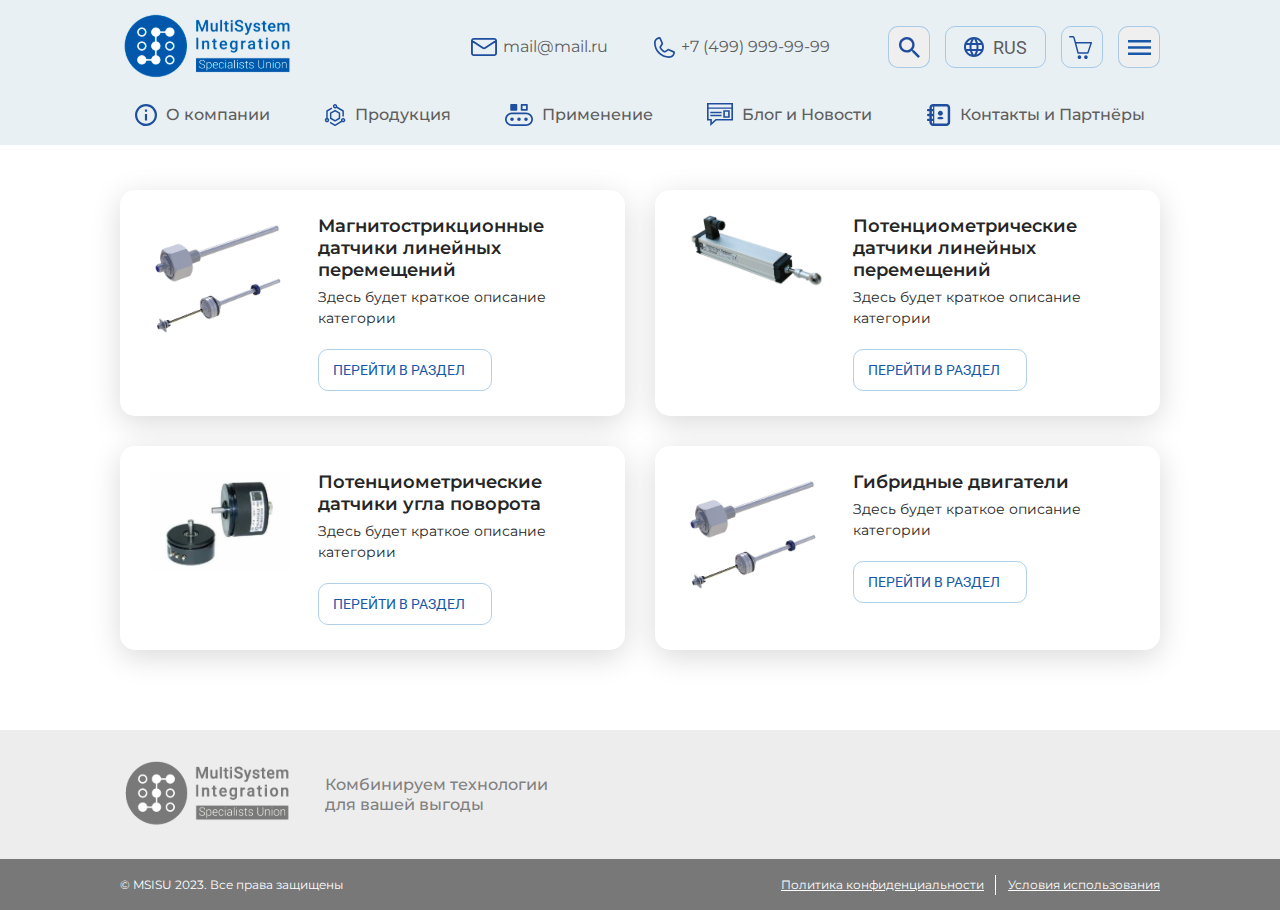
<file: production.html>
<!DOCTYPE html>
<html lang="en">
  <head>
    <meta charset="UTF-8" />
    <meta name="viewport" content="width=device-width, initial-scale=1.0" />
    <meta http-equiv="X-UA-Compatible" content="ie=edge" />
    <title>Document</title>
    <meta name="author" content="Yuriy Zudikhin" />
    <link rel="stylesheet" href="css/slick.css">
    <link rel="stylesheet" href="https://cdnjs.cloudflare.com/ajax/libs/font-awesome/6.3.0/css/all.min.css" integrity="sha512-SzlrxWUlpfuzQ+pcUCosxcglQRNAq/DZjVsC0lE40xsADsfeQoEypE+enwcOiGjk/bSuGGKHEyjSoQ1zVisanQ==" crossorigin="anonymous" referrerpolicy="no-referrer" />
    <link rel="stylesheet" href="css/style.css" />    
  </head>

  <body>

    <header class="header">
      <div class="container">
        <div class="header_block">
          <div class="header_block_top">
            <a class="header_block_top_logo" href="/">
              <img src="img/header/logo.svg" alt="">
            </a>
            <div class="header_block_top_content">
              <a class="header_block_top_content_mail" href="mailto:mail@mail.ru">
                <img src="img/header/mail.svg" alt="">
                <span>mail@mail.ru</span>
              </a>
              <a class="header_block_top_content_tel" href="tel:+7 (499) 999-99-99">
                <img src="img/header/tel.svg" alt="">
                <span>+7 (499) 999-99-99</span>
              </a>
              <button class="header_block_top_content_search">
                <img src="img/header/search.svg" alt="">
              </button>
              <a href="#" class="header_block_top_content_lang">
                <img src="img/header/global.svg" alt="">
                <span>RUS</span>
              </a>
              <a href="#" class="header_block_top_content_cart">
                <img src="img/header/cart.svg" alt="">
              </a>
              <button class="header_block_top_content_burger">
                <img src="img/header/burger.svg" alt="">
              </button>
            </div>
          </div>
        </div>
      </div>
    </header>

    <div class="drop_desktop">
      <div class="container">
        <ul>
          <li>
            <a href="#">
              <div class="img_wrap">
                <img class="default" src="img/header/about.svg" alt="">
                <img class="hover" src="img/header/about_white.svg" alt="">
              </div>
              О компании</a>
          </li>
          <li>
            <a href="#">
              <div class="img_wrap">
                <img class="default" src="img/header/production.svg" alt="">
                <img class="hover" src="img/header/production_white.svg" alt="">
              </div>
              Продукция
            </a>
          </li>
          <li>
            <a href="#">
              <div class="img_wrap">
                <img class="default" src="img/header/application.svg" alt="">
                <img class="hover" src="img/header/application_white.svg" alt="">
              </div>
              Применение</a>
          </li>
          <li>
            <a href="#">
              <div class="img_wrap">
                <img class="default" src="img/header/news.svg" alt="">
                <img class="hover" src="img/header/news_white.svg" alt="">
              </div>
              Блог и Новости</a>
          </li>
          <li>
            <a href="#">
              <div class="img_wrap">
                <img class="default" src="img/header/contacts.svg" alt="">
                <img class="hover" src="img/header/contacts_white.svg" alt="">
              </div>
              Контакты и Партнёры</a>
          </li>
        </ul>
      </div>
    </div>

    <section class="production_page">
      <div class="container">
        <div class="production_page_block">
          <a href="#" class="production_page_block_item">
            <div class="production_page_block_item_img">
              <img src="img/production_page/1.png" alt="">
            </div>
            <div class="production_page_block_item_text">
              <h2>Магнитострикционные датчики линейных перемещений</h2>
              <p>Здесь будет краткое описание категории</p>
              <button>
                <span>Перейти в раздел</span>
                <i class="fa-solid fa-chevron-right"></i>
              </button>
            </div>
          </a>

          <a href="#" class="production_page_block_item">
            <div class="production_page_block_item_img">
              <img src="img/production_page/2.png" alt="">
            </div>
            <div class="production_page_block_item_text">
              <h2>Потенциометрические датчики линейных перемещений</h2>
              <p>Здесь будет краткое описание категории</p>
              <button>
                <span>Перейти в раздел</span>
                <i class="fa-solid fa-chevron-right"></i>
              </button>
            </div>
          </a>

          <a href="#" class="production_page_block_item">
            <div class="production_page_block_item_img">
              <img src="img/production_page/3.png" alt="">
            </div>
            <div class="production_page_block_item_text">
              <h2>Потенциометрические датчики угла поворота</h2>
              <p>Здесь будет краткое описание категории</p>
              <button>
                <span>Перейти в раздел</span>
                <i class="fa-solid fa-chevron-right"></i>
              </button>
            </div>
          </a>

          <a href="#" class="production_page_block_item">
            <div class="production_page_block_item_img">
              <img src="img/production_page/1.png" alt="">
            </div>
            <div class="production_page_block_item_text">
              <h2>Гибридные двигатели</h2>
              <p>Здесь будет краткое описание категории</p>
              <button>
                <span>Перейти в раздел</span>
                <i class="fa-solid fa-chevron-right"></i>
              </button>
            </div>
          </a>

        </div>
      </div>
    </section>

    <footer class="footer">
      <div class="container">
        <div class="footer_block">
          <div class="footer_block_left">
            <a class="footer_block_left_logo" href="#">
              <img src="img/footer/logo.svg" alt="">
            </a>
            <p>Комбинируем технологии для вашей выгоды</p>
          </div>
          <div class="footer_block_right">
            <ul>
              <li>
                <a href="#">
                  <i class="fa-brands fa-telegram"></i>
                </a>
              </li>
              <li>
                <a href="#">
                  <i class="fa-brands fa-square-facebook"></i>
                </a>
              </li>
              <li>
                <a href="#">
                  <i class="fa-brands fa-vk"></i>
                </a>
              </li>
              <li>
                <a href="#">
                  <i class="fa-brands fa-square-instagram"></i>
                </a>
              </li>
            </ul>
          </div>
        </div>
      </div>
    </footer>
    
    <div class="block_politic">
      <div class="container">
        <div class="block_politic_block">
          <div class="block_politic_block_left">
            <p>© MSISU 2023. Все права защищены</p>
          </div>
          <div class="block_politic_block_right">
            <a href="#">Политика конфиденциальности</a>
            <a href="#">Условия использования</a>
          </div>
        </div>
      </div>
    </div>

    <div class="back_modal"></div>

    <div class="modal_drop">
      <div class="modal_drop_top">
        <a class="modal_drop_top_lang" href="#">
          <img src="img/header/global.svg" alt="">
          <span>RUS</span>
        </a>
        <div class="modal_drop_top_close">
          <img src="img/header/close.svg" alt="">
        </div>
      </div>
      <div class="modal_drop_search">
        <form action="">
          <input type="text" placeholder="Поиск">
          <button type="submit">
            <img src="img/header/search.svg" alt="">
          </button>
        </form>
      </div>
      <div class="modal_drop_content">
        <ul>
          <li>
            <a href="#">
              <div class="img_wrap">
                <img class="default" src="img/header/about.svg" alt="">
                <img class="hover" src="img/header/about_white.svg" alt="">
              </div>
              О компании</a>
          </li>
          <li>
            <a href="#">
              <div class="img_wrap">
                <img class="default" src="img/header/production.svg" alt="">
                <img class="hover" src="img/header/production_white.svg" alt="">
              </div>
              Продукция
            </a>
          </li>
          <li>
            <a href="#">
              <div class="img_wrap">
                <img class="default" src="img/header/application.svg" alt="">
                <img class="hover" src="img/header/application_white.svg" alt="">
              </div>
              Применение</a>
          </li>
          <li>
            <a href="#">
              <div class="img_wrap">
                <img class="default" src="img/header/news.svg" alt="">
                <img class="hover" src="img/header/news_white.svg" alt="">
              </div>
              Блог и Новости</a>
          </li>
          <li>
            <a href="#">
              <div class="img_wrap">
                <img class="default" src="img/header/contacts.svg" alt="">
                <img class="hover" src="img/header/contacts_white.svg" alt="">
              </div>
              Контакты и Партнёры</a>
          </li>
        </ul>
      </div>
      <div class="modal_drop_bottom">
        <a href="mailto:mail@mail.ru">
          <img src="img/header/mail.svg" alt="">
        </a>
        <a href="tel:+7(499)999-99-99">
          <img src="img/header/tel.svg" alt="">
        </a>
      </div>
    </div>

    <script src="js/jquery-3.6.0.min.js"></script>
    <script src="js/slick.js"></script>
    <script src="js/main.js"></script>
  </body>
</html>
</file>
<file: css/style.css>
@import url("https://fonts.googleapis.com/css2?family=Montserrat:wght@400;500;700&family=Roboto:wght@400;500&display=swap");
/*!
Theme Name: msisu
Theme URI: http://underscores.me/
Author: Yuriy Zudikhin
Author URI: http://underscores.me/
Description: Description
Version: 1.0.0
Tested up to: 5.4
Requires PHP: 5.6
License: GNU General Public License v2 or later
License URI: LICENSE
Text Domain: msisu
Tags: custom-background, custom-logo, custom-menu, featured-images, threaded-comments, translation-ready

This theme, like WordPress, is licensed under the GPL.
Use it to make something cool, have fun, and share what you've learned.

msisu is based on Underscores https://underscores.me/, (C) 2012-2020 Automattic, Inc.
Underscores is distributed under the terms of the GNU GPL v2 or later.

Normalizing styles have been helped along thanks to the fine work of
Nicolas Gallagher and Jonathan Neal https://necolas.github.io/normalize.css/
*/
/*--------------------------------------------------------------
>>> TABLE OF CONTENTS:
----------------------------------------------------------------
# Generic
	- Normalize
	- Box sizing
# Base
	- Typography
	- Elements
	- Links
	- Forms
## Layouts
# Components
	- Navigation
	- Posts and pages
	- Comments
	- Widgets
	- Media
	- Captions
	- Galleries
# plugins
	- Jetpack infinite scroll
# Utilities
	- Accessibility
	- Alignments

--------------------------------------------------------------*/
/*--------------------------------------------------------------
# Generic
--------------------------------------------------------------*/
/* Normalize
--------------------------------------------- */
/*! normalize.css v8.0.1 | MIT License | github.com/necolas/normalize.css */
/* Document
	 ========================================================================== */
/**
 * 1. Correct the line height in all browsers.
 * 2. Prevent adjustments of font size after orientation changes in iOS.
 */
html {
  line-height: 1.15;
  -webkit-text-size-adjust: 100%;
}

/* Sections
	 ========================================================================== */
/**
 * Remove the margin in all browsers.
 */
body {
  margin: 0;
}

/**
 * Render the `main` element consistently in IE.
 */
main {
  display: block;
}

/**
 * Correct the font size and margin on `h1` elements within `section` and
 * `article` contexts in Chrome, Firefox, and Safari.
 */
h1 {
  font-size: 2em;
  margin: 0.67em 0;
}

/* Grouping content
	 ========================================================================== */
/**
 * 1. Add the correct box sizing in Firefox.
 * 2. Show the overflow in Edge and IE.
 */
hr {
  -webkit-box-sizing: content-box;
          box-sizing: content-box;
  height: 0;
  overflow: visible;
}

/**
 * 1. Correct the inheritance and scaling of font size in all browsers.
 * 2. Correct the odd `em` font sizing in all browsers.
 */
pre {
  font-family: monospace, monospace;
  font-size: 1em;
}

/* Text-level semantics
	 ========================================================================== */
/**
 * Remove the gray background on active links in IE 10.
 */
a {
  background-color: transparent;
}

/**
 * 1. Remove the bottom border in Chrome 57-
 * 2. Add the correct text decoration in Chrome, Edge, IE, Opera, and Safari.
 */
abbr[title] {
  border-bottom: none;
  text-decoration: underline;
  -webkit-text-decoration: underline dotted;
          text-decoration: underline dotted;
}

/**
 * Add the correct font weight in Chrome, Edge, and Safari.
 */
b,
strong {
  font-weight: bolder;
}

/**
 * 1. Correct the inheritance and scaling of font size in all browsers.
 * 2. Correct the odd `em` font sizing in all browsers.
 */
code,
kbd,
samp {
  font-family: monospace, monospace;
  font-size: 1em;
}

/**
 * Add the correct font size in all browsers.
 */
small {
  font-size: 80%;
}

/**
 * Prevent `sub` and `sup` elements from affecting the line height in
 * all browsers.
 */
sub,
sup {
  font-size: 75%;
  line-height: 0;
  position: relative;
  vertical-align: baseline;
}

sub {
  bottom: -0.25em;
}

sup {
  top: -0.5em;
}

/* Embedded content
	 ========================================================================== */
/**
 * Remove the border on images inside links in IE 10.
 */
img {
  border-style: none;
}

/* Forms
	 ========================================================================== */
/**
 * Correct the padding in Firefox.
 */
fieldset {
  padding: 0.35em 0.75em 0.625em;
}

/**
 * 1. Correct the text wrapping in Edge and IE.
 * 2. Correct the color inheritance from `fieldset` elements in IE.
 * 3. Remove the padding so developers are not caught out when they zero out
 *		`fieldset` elements in all browsers.
 */
legend {
  -webkit-box-sizing: border-box;
          box-sizing: border-box;
  color: inherit;
  display: table;
  max-width: 100%;
  padding: 0;
  white-space: normal;
}

/**
 * Add the correct vertical alignment in Chrome, Firefox, and Opera.
 */
progress {
  vertical-align: baseline;
}

/**
 * Remove the default vertical scrollbar in IE 10+.
 */
textarea {
  overflow: auto;
}

/**
 * 1. Add the correct box sizing in IE 10.
 * 2. Remove the padding in IE 10.
 */
[type=checkbox],
[type=radio] {
  -webkit-box-sizing: border-box;
          box-sizing: border-box;
  padding: 0;
}

/**
 * Correct the cursor style of increment and decrement buttons in Chrome.
 */
[type=number]::-webkit-inner-spin-button,
[type=number]::-webkit-outer-spin-button {
  height: auto;
}

/**
 * 1. Correct the odd appearance in Chrome and Safari.
 * 2. Correct the outline style in Safari.
 */
[type=search] {
  -webkit-appearance: textfield;
  outline-offset: -2px;
}

/**
 * Remove the inner padding in Chrome and Safari on macOS.
 */
[type=search]::-webkit-search-decoration {
  -webkit-appearance: none;
}

/**
 * 1. Correct the inability to style clickable types in iOS and Safari.
 * 2. Change font properties to `inherit` in Safari.
 */
::-webkit-file-upload-button {
  -webkit-appearance: button;
  font: inherit;
}

/* Interactive
	 ========================================================================== */
/*
 * Add the correct display in Edge, IE 10+, and Firefox.
 */
details {
  display: block;
}

/*
 * Add the correct display in all browsers.
 */
summary {
  display: list-item;
}

/* Misc
	 ========================================================================== */
/**
 * Add the correct display in IE 10+.
 */
template {
  display: none;
}

/**
 * Add the correct display in IE 10.
 */
[hidden] {
  display: none;
}

/* Box sizing
--------------------------------------------- */
/* Inherit box-sizing to more easily change it's value on a component level.
@link http://css-tricks.com/inheriting-box-sizing-probably-slightly-better-best-practice/ */
*,
*::before,
*::after {
  -webkit-box-sizing: inherit;
          box-sizing: inherit;
}

html {
  -webkit-box-sizing: border-box;
          box-sizing: border-box;
}

button:hover,
button:focus,
button:active {
  background: transparent;
}

/*--------------------------------------------------------------
# Base
--------------------------------------------------------------*/
/* Typography
--------------------------------------------- */
h1,
h2,
h3,
h4,
h5,
h6 {
  clear: both;
}

p {
  margin-bottom: 1.5em;
}

dfn,
cite,
em,
i {
  font-style: italic;
}

blockquote {
  margin: 0 1.5em;
}

address {
  margin: 0 0 1.5em;
}

pre {
  background: #eee;
  font-family: "Courier 10 Pitch", courier, monospace;
  line-height: 1.6;
  margin-bottom: 1.6em;
  max-width: 100%;
  overflow: auto;
  padding: 1.6em;
}

code,
kbd,
tt,
var {
  font-family: monaco, consolas, "Andale Mono", "DejaVu Sans Mono", monospace;
}

abbr,
acronym {
  border-bottom: 1px dotted #666;
  cursor: help;
}

mark,
ins {
  background: #fff9c0;
  text-decoration: none;
}

big {
  font-size: 125%;
}

/* Elements
--------------------------------------------- */
body {
  background: #fff;
}

hr {
  background-color: #ccc;
  border: 0;
  height: 1px;
  margin-bottom: 1.5em;
}

ul,
ol {
  margin: 0 0 1.5em 3em;
}

ul {
  list-style: disc;
}

ol {
  list-style: decimal;
}

li > ul,
li > ol {
  margin-bottom: 0;
  margin-left: 1.5em;
}

dt {
  font-weight: 700;
}

dd {
  margin: 0 1.5em 1.5em;
}

/* Make sure embeds and iframes fit their containers. */
embed,
iframe,
object {
  max-width: 100%;
}

img {
  height: auto;
  max-width: 100%;
}

figure {
  margin: 1em 0;
}

table {
  margin: 0 0 1.5em;
  width: 100%;
}

/*--------------------------------------------------------------
# Layouts
--------------------------------------------------------------*/
/*--------------------------------------------------------------
# Components
--------------------------------------------------------------*/
/* Navigation
--------------------------------------------- */
.main-navigation {
  display: block;
  width: 100%;
}

.main-navigation ul {
  display: none;
  list-style: none;
  margin: 0;
  padding-left: 0;
}

.main-navigation ul ul {
  -webkit-box-shadow: 0 3px 3px rgba(0, 0, 0, 0.2);
          box-shadow: 0 3px 3px rgba(0, 0, 0, 0.2);
  float: left;
  position: absolute;
  top: 100%;
  left: -999em;
  z-index: 99999;
}

.main-navigation ul ul ul {
  left: -999em;
  top: 0;
}

.main-navigation ul ul li:hover > ul,
.main-navigation ul ul li.focus > ul {
  display: block;
  left: auto;
}

.main-navigation ul ul a {
  width: 200px;
}

.main-navigation ul li:hover > ul,
.main-navigation ul li.focus > ul {
  left: auto;
}

.main-navigation li {
  position: relative;
}

.main-navigation a {
  display: block;
  text-decoration: none;
}

/* Small menu. */
.menu-toggle,
.main-navigation.toggled ul {
  display: block;
}

@media screen and (min-width: 37.5em) {
  .menu-toggle {
    display: none;
  }
  .main-navigation ul {
    display: -webkit-box;
    display: -ms-flexbox;
    display: flex;
  }
}
.site-main .comment-navigation,
.site-main .posts-navigation,
.site-main .post-navigation {
  margin: 0 0 1.5em;
}

.comment-navigation .nav-links,
.posts-navigation .nav-links,
.post-navigation .nav-links {
  display: -webkit-box;
  display: -ms-flexbox;
  display: flex;
}

.comment-navigation .nav-previous,
.posts-navigation .nav-previous,
.post-navigation .nav-previous {
  -webkit-box-flex: 1;
      -ms-flex: 1 0 50%;
          flex: 1 0 50%;
}

.comment-navigation .nav-next,
.posts-navigation .nav-next,
.post-navigation .nav-next {
  text-align: end;
  -webkit-box-flex: 1;
      -ms-flex: 1 0 50%;
          flex: 1 0 50%;
}

/* Posts and pages
--------------------------------------------- */
.sticky {
  display: block;
}

.post,
.page {
  margin: 0 0 1.5em;
}

.updated:not(.published) {
  display: none;
}

.page-content,
.entry-content,
.entry-summary {
  margin: 1.5em 0 0;
}

.page-links {
  clear: both;
  margin: 0 0 1.5em;
}

/* Comments
--------------------------------------------- */
.comment-content a {
  word-wrap: break-word;
}

.bypostauthor {
  display: block;
}

/* Widgets
--------------------------------------------- */
.widget {
  margin: 0 0 1.5em;
}

.widget select {
  max-width: 100%;
}

/* Media
--------------------------------------------- */
.page-content .wp-smiley,
.entry-content .wp-smiley,
.comment-content .wp-smiley {
  border: none;
  margin-bottom: 0;
  margin-top: 0;
  padding: 0;
}

/* Make sure logo link wraps around logo image. */
.custom-logo-link {
  display: inline-block;
}

/* Captions
--------------------------------------------- */
.wp-caption {
  margin-bottom: 1.5em;
  max-width: 100%;
}

.wp-caption img[class*=wp-image-] {
  display: block;
  margin-left: auto;
  margin-right: auto;
}

.wp-caption .wp-caption-text {
  margin: 0.8075em 0;
}

.wp-caption-text {
  text-align: center;
}

/* Galleries
--------------------------------------------- */
.gallery {
  margin-bottom: 1.5em;
  display: grid;
  grid-gap: 1.5em;
}

.gallery-item {
  display: inline-block;
  text-align: center;
  width: 100%;
}

.gallery-columns-2 {
  grid-template-columns: repeat(2, 1fr);
}

.gallery-columns-3 {
  grid-template-columns: repeat(3, 1fr);
}

.gallery-columns-4 {
  grid-template-columns: repeat(4, 1fr);
}

.gallery-columns-5 {
  grid-template-columns: repeat(5, 1fr);
}

.gallery-columns-6 {
  grid-template-columns: repeat(6, 1fr);
}

.gallery-columns-7 {
  grid-template-columns: repeat(7, 1fr);
}

.gallery-columns-8 {
  grid-template-columns: repeat(8, 1fr);
}

.gallery-columns-9 {
  grid-template-columns: repeat(9, 1fr);
}

.gallery-caption {
  display: block;
}

/*--------------------------------------------------------------
# Plugins
--------------------------------------------------------------*/
/* Jetpack infinite scroll
--------------------------------------------- */
/* Hide the Posts Navigation and the Footer when Infinite Scroll is in use. */
.infinite-scroll .posts-navigation,
.infinite-scroll.neverending .site-footer {
  display: none;
}

/* Re-display the Theme Footer when Infinite Scroll has reached its end. */
.infinity-end.neverending .site-footer {
  display: block;
}

/*--------------------------------------------------------------
# Utilities
--------------------------------------------------------------*/
/* Accessibility
--------------------------------------------- */
/* Text meant only for screen readers. */
.screen-reader-text {
  border: 0;
  clip: rect(1px, 1px, 1px, 1px);
  -webkit-clip-path: inset(50%);
          clip-path: inset(50%);
  height: 1px;
  margin: -1px;
  overflow: hidden;
  padding: 0;
  position: absolute !important;
  width: 1px;
  word-wrap: normal !important;
}

.screen-reader-text:focus {
  background-color: #f1f1f1;
  border-radius: 3px;
  -webkit-box-shadow: 0 0 2px 2px rgba(0, 0, 0, 0.6);
          box-shadow: 0 0 2px 2px rgba(0, 0, 0, 0.6);
  clip: auto !important;
  -webkit-clip-path: none;
          clip-path: none;
  color: #21759b;
  display: block;
  font-size: 0.875rem;
  font-weight: 700;
  height: auto;
  left: 5px;
  line-height: normal;
  padding: 15px 23px 14px;
  text-decoration: none;
  top: 5px;
  width: auto;
  z-index: 100000;
}

/* Do not show the outline on the skip link target. */
#primary[tabindex="-1"]:focus {
  outline: 0;
}

/* Alignments
--------------------------------------------- */
.alignleft {
  /*rtl:ignore*/
  float: left;
  /*rtl:ignore*/
  margin-right: 1.5em;
  margin-bottom: 1.5em;
}

.alignright {
  /*rtl:ignore*/
  float: right;
  /*rtl:ignore*/
  margin-left: 1.5em;
  margin-bottom: 1.5em;
}

.aligncenter {
  clear: both;
  display: block;
  margin-left: auto;
  margin-right: auto;
  margin-bottom: 1.5em;
}

a {
  text-decoration: none;
}

a:hover {
  text-decoration: none;
}

.container {
  -webkit-box-sizing: border-box;
  box-sizing: border-box;
  padding: 0px 20px;
  width: 100%;
  margin: 0 auto;
  position: relative;
}

@media (min-width: 1200px) {
  .container {
    padding: 0px;
    max-width: 1040px;
  }
}
body {
  line-height: 1;
  position: relative;
}

body.scroll {
  overflow-y: hidden;
}

.header {
  position: fixed;
  left: 0px;
  top: 0px;
  width: 100%;
  background: #E9F0F4;
  -webkit-box-sizing: border-box;
          box-sizing: border-box;
  padding: 8px 0px;
  z-index: 3;
  height: 74px;
}
.header_block_top {
  display: -webkit-box;
  display: -ms-flexbox;
  display: flex;
  -webkit-box-align: center;
      -ms-flex-align: center;
          align-items: center;
  -webkit-box-pack: justify;
      -ms-flex-pack: justify;
          justify-content: space-between;
}
.header_block_top_logo img {
  width: 132px;
}
.header_block_top_content {
  display: -webkit-box;
  display: -ms-flexbox;
  display: flex;
  -webkit-box-align: center;
      -ms-flex-align: center;
          align-items: center;
}
.header_block_top_content_mail {
  display: block;
  text-decoration: none;
}
.header_block_top_content_mail span {
  display: none;
}
.header_block_top_content_tel {
  text-decoration: none;
  display: block;
  margin-left: 15px;
}
.header_block_top_content_tel span {
  display: none;
}
.header_block_top_content_search {
  display: none;
}
.header_block_top_content_lang {
  display: none;
}
.header_block_top_content_cart {
  display: -webkit-box;
  display: -ms-flexbox;
  display: flex;
  -webkit-box-align: center;
      -ms-flex-align: center;
          align-items: center;
  -webkit-box-pack: start;
      -ms-flex-pack: start;
          justify-content: flex-start;
  -webkit-box-sizing: border-box;
          box-sizing: border-box;
  border: 1px solid rgba(124, 177, 223, 0.6);
  border-radius: 10px;
  width: 42px;
  height: 42px;
  padding-left: 7px;
  margin-left: 15px;
}
.header_block_top_content_burger {
  width: 42px;
  height: 42px;
  display: -webkit-box;
  display: -ms-flexbox;
  display: flex;
  -webkit-box-align: center;
      -ms-flex-align: center;
          align-items: center;
  -webkit-box-pack: center;
      -ms-flex-pack: center;
          justify-content: center;
  -webkit-box-sizing: border-box;
          box-sizing: border-box;
  border-radius: 10px;
  border: 1px solid rgba(124, 177, 223, 0.6);
  cursor: pointer;
  margin-left: 15px;
}
@media (min-width: 768px) {
  .header {
    padding: 12px 0px;
    height: 82px;
  }
  .header_block_top_content_mail {
    display: -webkit-box;
    display: -ms-flexbox;
    display: flex;
    -webkit-box-align: center;
        -ms-flex-align: center;
            align-items: center;
  }
  .header_block_top_content_mail img {
    margin-right: 6px;
  }
  .header_block_top_content_mail span {
    display: block;
    font-family: "Montserrat", sans-serif;
    font-weight: 400;
    font-size: 14px;
    line-height: 20px;
    color: #5E5E5E;
  }
  .header_block_top_content_tel {
    display: -webkit-box;
    display: -ms-flexbox;
    display: flex;
    -webkit-box-align: center;
        -ms-flex-align: center;
            align-items: center;
    margin-left: 36px;
  }
  .header_block_top_content_tel img {
    margin-right: 6px;
  }
  .header_block_top_content_tel span {
    display: block;
    font-family: "Montserrat", sans-serif;
    font-weight: 400;
    font-size: 14px;
    line-height: 20px;
    color: #5E5E5E;
  }
  .header_block_top_content_search {
    width: 42px;
    height: 42px;
    display: -webkit-box;
    display: -ms-flexbox;
    display: flex;
    -webkit-box-align: center;
        -ms-flex-align: center;
            align-items: center;
    -webkit-box-pack: center;
        -ms-flex-pack: center;
            justify-content: center;
    -webkit-box-sizing: border-box;
            box-sizing: border-box;
    border-radius: 10px;
    border: 1px solid rgba(124, 177, 223, 0.6);
    cursor: pointer;
    margin-left: 36px;
  }
}
@media (min-width: 1024px) {
  .header {
    padding: 16px 0px;
    height: 94px;
  }
  .header_block_top_logo img {
    width: 140px;
  }
  .header_block_top_content_mail span {
    font-size: 16px;
    line-height: 22px;
  }
  .header_block_top_content_tel {
    margin-left: 46px;
  }
  .header_block_top_content_tel span {
    font-size: 16px;
    line-height: 22px;
  }
  .header_block_top_content_search {
    margin-left: 58px;
  }
  .header_block_top_content_lang {
    display: -webkit-box;
    display: -ms-flexbox;
    display: flex;
    -webkit-box-align: center;
        -ms-flex-align: center;
            align-items: center;
    -webkit-box-pack: center;
        -ms-flex-pack: center;
            justify-content: center;
    -webkit-box-sizing: border-box;
            box-sizing: border-box;
    border-radius: 10px;
    border: 1px solid rgba(124, 177, 223, 0.6);
    cursor: pointer;
    margin-left: 15px;
    padding: 0px 18px;
    height: 42px;
  }
  .header_block_top_content_lang img {
    margin-right: 9px;
  }
  .header_block_top_content_lang span {
    font-family: "Roboto", sans-serif;
    font-weight: 400;
    font-size: 18px;
    line-height: 21px;
    color: #5E5E5E;
  }
}
@media (min-width: 1200px) {
  .header {
    padding: 10px 0px;
    height: 95px;
  }
  .header_block_top_logo img {
    width: auto;
  }
  .header.active .header_block_top_content_burger {
    display: -webkit-box;
    display: -ms-flexbox;
    display: flex;
  }
}

.drop_desktop {
  display: none;
  position: fixed;
  left: 0px;
  top: 0px;
  width: 100%;
  background: #E9F0F4;
  z-index: 2;
  -webkit-transition: all 0.3s linear;
  transition: all 0.3s linear;
}
.drop_desktop.hide {
  -webkit-transform: translateY(-95px);
          transform: translateY(-95px);
  -webkit-transition: all 0.3s linear;
  transition: all 0.3s linear;
}
@media (min-width: 1200px) {
  .drop_desktop {
    display: block;
    height: 50px;
    -webkit-box-sizing: border-box;
            box-sizing: border-box;
    top: 95px;
  }
  .drop_desktop ul {
    list-style: none;
    display: -webkit-box;
    display: -ms-flexbox;
    display: flex;
    -webkit-box-align: center;
        -ms-flex-align: center;
            align-items: center;
    -webkit-box-pack: justify;
        -ms-flex-pack: justify;
            justify-content: space-between;
    margin: 0px;
    padding: 0px;
  }
  .drop_desktop ul li a {
    font-family: "Montserrat", sans-serif;
    font-weight: 500;
    font-size: 16px;
    line-height: 20px;
    color: #5E5E5E;
    display: -webkit-box;
    display: -ms-flexbox;
    display: flex;
    -webkit-box-align: center;
        -ms-flex-align: center;
            align-items: center;
    -webkit-box-sizing: border-box;
            box-sizing: border-box;
    padding: 8px 15px;
    border-radius: 10px;
    -webkit-transition: all 0.3s linear;
    transition: all 0.3s linear;
  }
  .drop_desktop ul li a .img_wrap {
    margin-right: 9px;
  }
  .drop_desktop ul li a .img_wrap img.default {
    display: block;
  }
  .drop_desktop ul li a .img_wrap img.hover {
    display: none;
  }
  .drop_desktop ul li a:hover {
    background: rgba(124, 177, 223, 0.3);
    -webkit-transition: all 0.3s linear;
    transition: all 0.3s linear;
  }
  .drop_desktop ul li a.active {
    background: #1858A8;
    -webkit-transition: all 0.3s linear;
    transition: all 0.3s linear;
    color: #fff;
  }
  .drop_desktop ul li a.active .img_wrap img.default {
    display: none;
  }
  .drop_desktop ul li a.active .img_wrap img.hover {
    display: block;
  }
}

.main {
  -webkit-box-sizing: border-box;
          box-sizing: border-box;
  padding-top: 74px;
}
.main_item {
  height: 650px;
  display: -webkit-box !important;
  display: -ms-flexbox !important;
  display: flex !important;
  -webkit-box-orient: vertical;
  -webkit-box-direction: normal;
      -ms-flex-direction: column;
          flex-direction: column;
  -webkit-box-align: start;
      -ms-flex-align: start;
          align-items: flex-start;
  -webkit-box-pack: center;
      -ms-flex-pack: center;
          justify-content: center;
}
.main_item_block h2 {
  font-family: "Montserrat", sans-serif;
  font-weight: 700;
  font-size: 28px;
  line-height: 34px;
  color: #FFFFFF;
  margin: 0px;
}
.main_item_block p {
  font-family: "Montserrat", sans-serif;
  font-weight: 500;
  font-size: 16px;
  line-height: 20px;
  color: #FFFFFF;
  margin: 11px 0px 0px 0px;
}
.main_item_block a {
  -webkit-box-sizing: border-box;
          box-sizing: border-box;
  border: 1px solid #FFFFFF;
  border-radius: 10px;
  padding: 20px 50px;
  font-family: "Roboto", sans-serif;
  font-weight: 500;
  font-size: 16px;
  line-height: 19px;
  text-align: center;
  text-transform: uppercase;
  color: #FFFFFF;
  display: inline-block;
  margin-top: 24px;
}
.main .slick-dots {
  display: -webkit-box;
  display: -ms-flexbox;
  display: flex;
  list-style: none;
  margin: 0px;
  padding: 0px;
  position: absolute;
  left: 20px;
  bottom: 74px;
}
.main .slick-dots li {
  width: 10px;
  height: 10px;
  -webkit-box-sizing: border-box;
          box-sizing: border-box;
  position: relative;
  border-radius: 50%;
  background: #D9D9D9;
  margin-left: 10px;
  cursor: pointer;
}
.main .slick-dots li:first-child {
  margin-left: 0px;
}
.main .slick-dots li button {
  position: absolute;
  left: 0px;
  top: 0px;
  width: 100%;
  height: 100%;
  -webkit-box-sizing: border-box;
          box-sizing: border-box;
  border-radius: 50%;
  opacity: 0;
  cursor: pointer;
}
.main .slick-dots li.slick-active {
  background: #1858A8;
}
@media (min-width: 768px) {
  .main {
    padding-top: 82px;
  }
  .main_item_block h2 {
    font-size: 38px;
    line-height: 46px;
  }
  .main_item_block p {
    font-size: 18px;
    line-height: 22px;
    margin-top: 12px;
  }
  .main_item_block a {
    margin-top: 45px;
  }
}
@media (min-width: 1024px) {
  .main {
    padding-top: 94px;
  }
  .main_item {
    height: 500px;
  }
}
@media (min-width: 1200px) {
  .main {
    padding-top: 50px;
  }
  .main_item {
    height: 650px;
  }
  .main_item_block h2 {
    font-size: 46px;
    line-height: 56px;
  }
  .main_item_block p {
    font-size: 22px;
    line-height: 27px;
  }
  .main_item_block a {
    margin-top: 52px;
  }
  .main .slick-dots {
    bottom: 68px;
    width: 1040px;
    margin: 0 auto;
    left: 50%;
    -webkit-transform: translateX(-50%);
            transform: translateX(-50%);
  }
}

.production {
  -webkit-box-sizing: border-box;
          box-sizing: border-box;
  background: #E9F0F4;
  padding: 40px 0px;
}
.production_block span {
  font-family: "Montserrat", sans-serif;
  font-weight: 400;
  font-size: 16px;
  line-height: 20px;
  color: #1858A8;
}
.production_block_content {
  background: #FFFFFF;
  -webkit-box-shadow: 0px 7px 30px rgba(0, 0, 0, 0.15);
          box-shadow: 0px 7px 30px rgba(0, 0, 0, 0.15);
  border-radius: 10px;
  -webkit-box-sizing: border-box;
          box-sizing: border-box;
  margin-top: 20px;
}
.production_block_content_slider {
  position: relative;
}
.production_block_content_slider_item img {
  width: 100%;
  border-radius: 10px;
  -webkit-box-sizing: border-box;
          box-sizing: border-box;
  height: 164px;
  -o-object-fit: cover;
     object-fit: cover;
}
.production_block_content_slider .slick-dots {
  position: absolute;
  left: 50%;
  -webkit-transform: translateX(-50%);
          transform: translateX(-50%);
  bottom: 14px;
  display: -webkit-box;
  display: -ms-flexbox;
  display: flex;
  -webkit-box-align: center;
      -ms-flex-align: center;
          align-items: center;
  list-style: none;
  margin: 0px;
  padding: 0px;
}
.production_block_content_slider .slick-dots li {
  width: 8px;
  height: 8px;
  -webkit-box-sizing: border-box;
          box-sizing: border-box;
  border-radius: 50%;
  background: #D9D9D9;
  position: relative;
  margin-left: 8px;
  cursor: pointer;
}
.production_block_content_slider .slick-dots li:first-child {
  margin-left: 0px;
}
.production_block_content_slider .slick-dots li.slick-active {
  background: #1858A8;
}
.production_block_content_slider .slick-dots li button {
  position: absolute;
  left: 0px;
  top: 0px;
  width: 100%;
  height: 100%;
  opacity: 0;
  -webkit-box-sizing: border-box;
          box-sizing: border-box;
  border-radius: 50%;
  cursor: pointer;
}
.production_block_content_text {
  -webkit-box-sizing: border-box;
          box-sizing: border-box;
  padding: 24px;
}
.production_block_content_text h2 {
  font-family: "Montserrat", sans-serif;
  font-weight: 700;
  font-size: 24px;
  line-height: 29px;
  color: #262626;
  margin: 0px;
}
.production_block_content_text p {
  margin: 0px;
  font-family: "Montserrat", sans-serif;
  font-style: normal;
  font-weight: 400;
  font-size: 14px;
  line-height: 20px;
  color: #262626;
  margin-top: 8px;
}
.production_block_content_text a {
  -webkit-box-sizing: border-box;
          box-sizing: border-box;
  padding: 17px 44px;
  border: 1px solid #1E4E9D;
  border-radius: 10px;
  font-family: "Roboto", sans-serif;
  font-weight: 500;
  font-size: 14px;
  line-height: 16px;
  text-align: center;
  text-transform: uppercase;
  color: #1E4E9D;
  display: inline-block;
  margin-top: 26px;
  -webkit-transition: all 0.3s linear;
  transition: all 0.3s linear;
}
.production_block_content_text a:hover {
  background: #1858A8;
  color: #FFFFFF;
  -webkit-transition: all 0.3s linear;
  transition: all 0.3s linear;
}
@media (min-width: 768px) {
  .production {
    padding: 54px 0px 60px 0px;
  }
  .production_block_content {
    display: -webkit-box;
    display: -ms-flexbox;
    display: flex;
    -webkit-box-align: stretch;
        -ms-flex-align: stretch;
            align-items: stretch;
    position: relative;
  }
  .production_block_content_slider {
    width: 50%;
  }
  .production_block_content_slider_item {
    height: 286px;
  }
  .production_block_content_slider .slick-track {
    height: 286px;
  }
  .production_block_content_slider img {
    height: 100%;
  }
  .production_block_content_slider .slick-dots {
    bottom: -28px;
  }
  .production_block_content_text {
    width: 50%;
    padding: 26px 30px;
  }
  .production_block_content_text h2 {
    font-size: 26px;
    line-height: 32px;
  }
  .production_block_content_text p {
    margin-top: 10px;
  }
  .production_block_content_text a {
    margin-top: 20px;
  }
}
@media (min-width: 1024px) {
  .production {
    padding: 44px 0px 66px 0px;
  }
  .production_block span {
    font-size: 18px;
    line-height: 22px;
  }
  .production_block_content {
    margin-top: 28px;
  }
  .production_block_content_slider_item {
    height: 296px;
  }
  .production_block_content_slider .slick-track {
    height: 296px;
  }
  .production_block_content_text {
    padding: 26px 10px 26px 30px;
  }
  .production_block_content_text h2 {
    font-size: 32px;
    line-height: 39px;
  }
  .production_block_content_text p {
    font-size: 15px;
  }
  .production_block_content_text a {
    padding: 20px 54px;
    font-size: 16px;
    line-height: 19px;
    margin-top: 26px;
  }
}
@media (min-width: 1200px) {
  .production {
    padding: 60px 0px 75px 0px;
  }
  .production_block_content_slider {
    width: 556px;
  }
  .production_block_content_slider_item {
    height: 320px;
  }
  .production_block_content_slider .slick-track {
    height: 320px;
  }
  .production_block_content_text {
    width: calc(100% - 556px);
    padding: 25px 30px;
  }
  .production_block_content_text p {
    font-size: 18px;
    line-height: 25px;
    margin-top: 13px;
  }
}

.application {
  -webkit-box-sizing: border-box;
          box-sizing: border-box;
  padding: 40px 0px;
}
.application_block span {
  font-family: "Montserrat", sans-serif;
  font-weight: 400;
  font-size: 16px;
  line-height: 20px;
  color: #1858A8;
}
.application_block_content {
  background: #FFFFFF;
  -webkit-box-shadow: 0px 7px 30px rgba(0, 0, 0, 0.15);
          box-shadow: 0px 7px 30px rgba(0, 0, 0, 0.15);
  border-radius: 10px;
  -webkit-box-sizing: border-box;
          box-sizing: border-box;
  margin-top: 20px;
}
.application_block_content_slider {
  position: relative;
}
.application_block_content_slider_item img {
  width: 100%;
  border-radius: 10px;
  -webkit-box-sizing: border-box;
          box-sizing: border-box;
  height: 164px;
  -o-object-fit: cover;
     object-fit: cover;
}
.application_block_content_slider .slick-dots {
  position: absolute;
  left: 50%;
  -webkit-transform: translateX(-50%);
          transform: translateX(-50%);
  bottom: 14px;
  display: -webkit-box;
  display: -ms-flexbox;
  display: flex;
  -webkit-box-align: center;
      -ms-flex-align: center;
          align-items: center;
  list-style: none;
  margin: 0px;
  padding: 0px;
}
.application_block_content_slider .slick-dots li {
  width: 8px;
  height: 8px;
  -webkit-box-sizing: border-box;
          box-sizing: border-box;
  border-radius: 50%;
  background: #D9D9D9;
  position: relative;
  margin-left: 8px;
  cursor: pointer;
}
.application_block_content_slider .slick-dots li:first-child {
  margin-left: 0px;
}
.application_block_content_slider .slick-dots li.slick-active {
  background: #1858A8;
}
.application_block_content_slider .slick-dots li button {
  position: absolute;
  left: 0px;
  top: 0px;
  width: 100%;
  height: 100%;
  opacity: 0;
  -webkit-box-sizing: border-box;
          box-sizing: border-box;
  border-radius: 50%;
  cursor: pointer;
}
.application_block_content_text {
  -webkit-box-sizing: border-box;
          box-sizing: border-box;
  padding: 24px;
}
.application_block_content_text h2 {
  font-family: "Montserrat", sans-serif;
  font-weight: 700;
  font-size: 24px;
  line-height: 29px;
  color: #262626;
  margin: 0px;
}
.application_block_content_text p {
  margin: 0px;
  font-family: "Montserrat", sans-serif;
  font-style: normal;
  font-weight: 400;
  font-size: 14px;
  line-height: 20px;
  color: #262626;
  margin-top: 8px;
}
.application_block_content_text a {
  -webkit-box-sizing: border-box;
          box-sizing: border-box;
  padding: 17px 44px;
  border: 1px solid #1E4E9D;
  border-radius: 10px;
  font-family: "Roboto", sans-serif;
  font-weight: 500;
  font-size: 14px;
  line-height: 16px;
  text-align: center;
  text-transform: uppercase;
  color: #1E4E9D;
  display: inline-block;
  margin-top: 26px;
  -webkit-transition: all 0.3s linear;
  transition: all 0.3s linear;
}
.application_block_content_text a:hover {
  background: #1858A8;
  color: #FFFFFF;
  -webkit-transition: all 0.3s linear;
  transition: all 0.3s linear;
}
@media (min-width: 768px) {
  .application {
    padding: 54px 0px 60px 0px;
  }
  .application_block_content {
    display: -webkit-box;
    display: -ms-flexbox;
    display: flex;
    -webkit-box-align: stretch;
        -ms-flex-align: stretch;
            align-items: stretch;
    position: relative;
  }
  .application_block_content_slider {
    width: 50%;
    -webkit-box-ordinal-group: 3;
        -ms-flex-order: 2;
            order: 2;
  }
  .application_block_content_slider_item {
    height: 286px;
  }
  .application_block_content_slider .slick-track {
    height: 286px;
  }
  .application_block_content_slider img {
    height: 100%;
  }
  .application_block_content_slider .slick-dots {
    bottom: -28px;
  }
  .application_block_content_text {
    width: 50%;
    padding: 26px 30px;
    -webkit-box-ordinal-group: 2;
        -ms-flex-order: 1;
            order: 1;
  }
  .application_block_content_text h2 {
    font-size: 26px;
    line-height: 32px;
  }
  .application_block_content_text p {
    margin-top: 10px;
  }
  .application_block_content_text a {
    margin-top: 20px;
  }
}
@media (min-width: 1024px) {
  .application {
    padding: 44px 0px 66px 0px;
  }
  .application_block span {
    font-size: 18px;
    line-height: 22px;
  }
  .application_block_content {
    margin-top: 28px;
  }
  .application_block_content_slider_item {
    height: 296px;
  }
  .application_block_content_slider .slick-track {
    height: 296px;
  }
  .application_block_content_text {
    padding: 26px 30px 26px 10px;
  }
  .application_block_content_text h2 {
    font-size: 32px;
    line-height: 39px;
  }
  .application_block_content_text p {
    font-size: 15px;
  }
  .application_block_content_text a {
    padding: 20px 54px;
    font-size: 16px;
    line-height: 19px;
    margin-top: 26px;
  }
}
@media (min-width: 1200px) {
  .application {
    padding: 60px 0px 75px 0px;
  }
  .application_block_content_slider {
    width: 556px;
  }
  .application_block_content_slider_item {
    height: 320px;
  }
  .application_block_content_slider .slick-track {
    height: 320px;
  }
  .application_block_content_text {
    width: calc(100% - 556px);
    padding: 25px 30px;
  }
  .application_block_content_text p {
    font-size: 18px;
    line-height: 25px;
    margin-top: 13px;
  }
}

.news {
  margin-top: 20px;
  position: relative;
}
.news::after {
  content: "";
  position: absolute;
  left: 0px;
  top: -19px;
  width: 100%;
  height: 388px;
  background: #E9F0F4;
}
.news_top {
  position: relative;
  z-index: 2;
}
.news_top_left span {
  font-family: "Montserrat", sans-serif;
  font-weight: 400;
  font-size: 16px;
  line-height: 20px;
  color: #1858A8;
}
.news_top_left h2 {
  font-family: "Montserrat";
  font-weight: 700;
  font-size: 24px;
  line-height: 29px;
  color: #262626;
  margin: 5px 0px 0px 0px;
}
.news_top_right {
  -webkit-box-sizing: border-box;
          box-sizing: border-box;
  border: 1px solid #1E4E9D;
  border-radius: 10px;
  box-sizing: border-box;
  padding: 17px 44px;
  font-family: "Roboto", sans-serif;
  font-weight: 500;
  font-size: 14px;
  line-height: 16px;
  text-transform: uppercase;
  color: #1E4E9D;
  display: inline-block;
  margin-top: 22px;
  -webkit-transition: all 0.3s linear;
  transition: all 0.3s linear;
}
.news_top_right:hover {
  background: #1858A8;
  color: #FFFFFF;
  -webkit-transition: all 0.3s linear;
  transition: all 0.3s linear;
}
.news_list {
  position: relative;
  z-index: 2;
}
.news_list_item {
  -webkit-box-sizing: border-box;
          box-sizing: border-box;
  position: relative;
  background: #FFFFFF;
  -webkit-box-shadow: 0px 7px 30px rgba(0, 0, 0, 0.15);
          box-shadow: 0px 7px 30px rgba(0, 0, 0, 0.15);
  border-radius: 10px;
  display: block;
  margin-top: 30px;
}
.news_list_item img {
  width: 100%;
  height: 211px;
  -o-object-fit: cover;
     object-fit: cover;
  border-radius: 10px 10px 0px 0px;
}
.news_list_item_text {
  -webkit-box-sizing: border-box;
          box-sizing: border-box;
  padding: 17px 20px;
  display: -webkit-box;
  display: -ms-flexbox;
  display: flex;
  -webkit-box-orient: vertical;
  -webkit-box-direction: normal;
      -ms-flex-direction: column;
          flex-direction: column;
  -webkit-box-align: start;
      -ms-flex-align: start;
          align-items: flex-start;
}
.news_list_item_date {
  font-family: "Montserrat", sans-serif;
  font-weight: 600;
  font-size: 14px;
  line-height: 28px;
  letter-spacing: -0.02em;
  color: #262626;
  opacity: 0.8;
  margin: 0px;
}
.news_list_item h3 {
  font-family: "Montserrat", sans-serif;
  font-style: normal;
  font-weight: 600;
  font-size: 22px;
  line-height: 28px;
  color: #262626;
  opacity: 0.8;
  margin: 0px;
  position: relative;
}
.news_list_item h3::after {
  content: "";
  position: absolute;
  left: 0px;
  bottom: 0px;
  width: 100%;
  height: 1px;
  background-color: #1858A8;
}
.news_list_item_desc {
  font-family: "Montserrat";
  font-weight: 400;
  font-size: 14px;
  line-height: 20px;
  color: #262626;
  opacity: 0.8;
  margin: 16px 0px 0px 0px;
}
@media (min-width: 768px) {
  .news::after {
    height: 314px;
  }
  .news_top {
    display: -webkit-box;
    display: -ms-flexbox;
    display: flex;
    -webkit-box-align: center;
        -ms-flex-align: center;
            align-items: center;
    -webkit-box-pack: justify;
        -ms-flex-pack: justify;
            justify-content: space-between;
  }
  .news_top_right {
    margin-top: 0px;
  }
  .news_list {
    display: -webkit-box;
    display: -ms-flexbox;
    display: flex;
    -webkit-box-pack: justify;
        -ms-flex-pack: justify;
            justify-content: space-between;
    -webkit-box-align: stretch;
        -ms-flex-align: stretch;
            align-items: stretch;
    -ms-flex-wrap: wrap;
        flex-wrap: wrap;
  }
  .news_list_item {
    width: calc(50% - 10px);
  }
}
@media (min-width: 1024px) {
  .news {
    margin-top: 34px;
  }
  .news::after {
    height: 366px;
    top: -50px;
  }
  .news_top_left span {
    font-size: 18px;
    line-height: 22px;
  }
  .news_top_left h2 {
    font-size: 32px;
    line-height: 39px;
    margin-top: 14px;
  }
  .news_top_right {
    padding: 20px 54px;
    font-size: 16px;
    line-height: 19px;
  }
  .news_list_item {
    width: calc(33.3333333333% - 20px);
  }
}

.basic {
  -webkit-box-sizing: border-box;
          box-sizing: border-box;
  position: relative;
  padding-top: 74px;
  height: 500px;
  display: -webkit-box;
  display: -ms-flexbox;
  display: flex;
  -webkit-box-align: start;
      -ms-flex-align: start;
          align-items: flex-start;
  -webkit-box-pack: center;
      -ms-flex-pack: center;
          justify-content: center;
  -webkit-box-orient: vertical;
  -webkit-box-direction: normal;
      -ms-flex-direction: column;
          flex-direction: column;
}
.basic_block h1 {
  font-family: "Montserrat", sans-serif;
  font-weight: 700;
  font-size: 28px;
  line-height: 34px;
  color: #FFFFFF;
  margin: 0px;
}
.basic_block p {
  font-family: "Montserrat", sans-serif;
  font-weight: 500;
  font-size: 16px;
  line-height: 24px;
  color: #FFFFFF;
  margin: 11px 0px 0px 0px;
}
.basic_block_avatar {
  display: -webkit-box;
  display: -ms-flexbox;
  display: flex;
  -webkit-box-align: center;
      -ms-flex-align: center;
          align-items: center;
  margin-top: 40px;
}
.basic_block_avatar_img {
  width: 48px;
  position: relative;
}
.basic_block_avatar_img img {
  width: 100%;
  -webkit-box-sizing: border-box;
          box-sizing: border-box;
  border-radius: 50%;
}
.basic_block_avatar_text {
  margin-left: 12px;
}
.basic_block_avatar_text h4 {
  font-family: "Roboto", sans-serif;
  font-weight: 600;
  font-size: 14px;
  line-height: 20px;
  color: #FFFFFF;
  margin: 0px;
}
.basic_block_avatar_text span {
  font-family: "Roboto", sans-serif;
  font-weight: 400;
  font-size: 14px;
  line-height: 20px;
  color: #FFFFFF;
}
@media (min-width: 768px) {
  .basic {
    height: 420px;
    padding-top: 82px;
  }
  .basic_block h1 {
    font-size: 38px;
    line-height: 46px;
  }
  .basic_block p {
    font-size: 18px;
    line-height: 27px;
    margin: 12px 0px 0px 0px;
  }
  .basic_block_avatar_img {
    width: 56px;
  }
  .basic_block_avatar_text {
    margin-left: 18px;
  }
  .basic_block_avatar_text h4 {
    font-size: 16px;
    line-height: 22px;
  }
  .basic_block_avatar_text span {
    font-size: 16px;
    line-height: 22px;
  }
}
@media (min-width: 1024px) {
  .basic {
    padding-top: 94px;
    height: 500px;
  }
}
@media (min-width: 1200px) {
  .basic {
    padding-top: 160px;
    height: 560px;
  }
  .basic_block h1 {
    font-size: 46px;
    line-height: 56px;
  }
  .basic_block p {
    font-size: 22px;
    line-height: 31px;
    margin: 10px 0px 0px 0px;
  }
}

.about {
  -webkit-box-sizing: border-box;
          box-sizing: border-box;
  position: relative;
  background: #E9F0F4;
  padding: 40px 0px;
}
.about_block_left_tagline {
  font-family: "Montserrat", sans-serif;
  font-weight: 400;
  font-size: 16px;
  line-height: 20px;
  color: #1858A8;
  margin: 0px;
}
.about_block_left h2 {
  font-family: "Montserrat", sans-serif;
  font-weight: 700;
  font-size: 24px;
  line-height: 29px;
  color: #262626;
  margin: 20px 0px 0px 0px;
}
.about_block_left_text {
  font-family: "Montserrat", sans-serif;
  font-weight: 400;
  font-size: 14px;
  line-height: 20px;
  color: #262626;
  margin: 20px 0px 0px 0px;
}
.about_block_right_item {
  position: relative;
  background: #FFFFFF;
  -webkit-box-shadow: 0px 5px 25px rgba(0, 0, 0, 0.1);
          box-shadow: 0px 5px 25px rgba(0, 0, 0, 0.1);
  border-radius: 10px;
  -webkit-box-sizing: border-box;
          box-sizing: border-box;
  padding: 15px;
  margin-top: 20px;
}
.about_block_right_item_right p {
  font-family: "Montserrat";
  font-weight: 400;
  font-size: 14px;
  line-height: 20px;
  color: #262626;
  margin: 11px 0px 0px 0px;
}
@media (min-width: 768px) {
  .about {
    padding: 54px 0px 40px 0px;
  }
  .about_block {
    display: -webkit-box;
    display: -ms-flexbox;
    display: flex;
    -webkit-box-align: start;
        -ms-flex-align: start;
            align-items: flex-start;
    -webkit-box-pack: justify;
        -ms-flex-pack: justify;
            justify-content: space-between;
    position: relative;
  }
  .about_block_left {
    width: calc(50% - 15px);
  }
  .about_block_left h2 {
    font-size: 26px;
    line-height: 32px;
    margin: 13px 0px 0px 0px;
  }
  .about_block_right {
    width: calc(50% - 15px);
    margin-top: 34px;
  }
  .about_block_right_item {
    display: -webkit-box;
    display: -ms-flexbox;
    display: flex;
    -webkit-box-align: start;
        -ms-flex-align: start;
            align-items: flex-start;
    position: relative;
    -webkit-box-pack: justify;
        -ms-flex-pack: justify;
            justify-content: space-between;
  }
  .about_block_right_item:first-child {
    margin-top: 0px;
  }
  .about_block_right_item_right {
    width: calc(100% - 77px);
  }
  .about_block_right_item_right p {
    margin: 0px;
  }
}
@media (min-width: 1024px) {
  .about {
    padding: 44px 0px;
  }
  .about_block_left {
    width: calc(50% - 25px);
  }
  .about_block_left_tagline {
    font-size: 18px;
    line-height: 22px;
  }
  .about_block_left h2 {
    font-size: 32px;
    line-height: 39px;
    margin-top: 26px;
  }
  .about_block_left_text {
    font-size: 16px;
    line-height: 22px;
  }
  .about_block_right {
    width: calc(50% - 25px);
    margin-top: 0px;
  }
  .about_block_right_item_right p {
    font-size: 16px;
    line-height: 22px;
  }
}
@media (min-width: 1200px) {
  .about {
    padding: 80px 0px 60px 0px;
  }
  .about_block_left {
    width: calc(50% - 50px);
  }
  .about_block_left_tagline {
    font-size: 18px;
    line-height: 22px;
  }
  .about_block_left h2 {
    font-size: 40px;
    line-height: 49px;
  }
  .about_block_left_text {
    font-size: 18px;
    line-height: 25px;
  }
  .about_block_right {
    width: calc(50% - 50px);
  }
}

.icon_feature {
  background: url(../img/about/back_num.svg);
  background-size: cover;
  background-position: 50%;
  width: 40px;
  height: 40px;
  display: -webkit-box;
  display: -ms-flexbox;
  display: flex;
  -webkit-box-align: center;
      -ms-flex-align: center;
          align-items: center;
  -webkit-box-pack: center;
      -ms-flex-pack: center;
          justify-content: center;
}
.icon_feature span {
  font-family: "Montserrat", sans-serif;
  font-weight: 600;
  font-size: 18px;
  line-height: 32px;
  color: #FFFFFF;
}
.icon_feature img {
  width: 20px;
  -webkit-transform: translate(3px, -3px);
          transform: translate(3px, -3px);
}
@media (min-width: 768px) {
  .icon_feature {
    width: 50px;
    height: 50px;
  }
}

.mission {
  -webkit-box-sizing: border-box;
          box-sizing: border-box;
  padding: 40px 0px;
  position: relative;
}
.mission_block_images {
  display: -webkit-box;
  display: -ms-flexbox;
  display: flex;
  -webkit-box-pack: justify;
      -ms-flex-pack: justify;
          justify-content: space-between;
  -ms-flex-wrap: wrap;
      flex-wrap: wrap;
  -webkit-box-align: center;
      -ms-flex-align: center;
          align-items: center;
  position: relative;
}
.mission_block_images_item {
  width: calc(50% - 6px);
  position: relative;
  margin-top: 12px;
}
.mission_block_images_item:first-child {
  margin-top: 0px;
}
.mission_block_images_item:nth-child(2) {
  margin-top: 0px;
}
.mission_block_images_item img {
  width: 100%;
  height: 192px;
  -webkit-box-sizing: border-box;
          box-sizing: border-box;
  border-radius: 10px;
  -o-object-fit: cover;
     object-fit: cover;
}
.mission_block_images_item.big {
  width: 100%;
}
.mission_block_content_left {
  margin-top: 30px;
}
.mission_block_content_left h2 {
  margin: 0px;
  font-family: "Montserrat", sans-serif;
  font-weight: 700;
  font-size: 24px;
  line-height: 29px;
  color: #262626;
}
.mission_block_content_left p {
  font-family: "Montserrat", sans-serif;
  font-weight: 400;
  font-size: 14px;
  line-height: 20px;
  color: #262626;
  margin: 8px 0px 0px 0px;
}
.mission_block_content_right {
  display: -webkit-box;
  display: -ms-flexbox;
  display: flex;
  -webkit-box-align: start;
      -ms-flex-align: start;
          align-items: flex-start;
  -webkit-box-pack: justify;
      -ms-flex-pack: justify;
          justify-content: space-between;
  position: relative;
  -webkit-box-sizing: border-box;
          box-sizing: border-box;
  background: #FFFFFF;
  -webkit-box-shadow: 0px 5px 25px rgba(0, 0, 0, 0.1);
          box-shadow: 0px 5px 25px rgba(0, 0, 0, 0.1);
  border-radius: 10px;
  padding: 16px 24px;
  margin-top: 20px;
}
.mission_block_content_right_item span {
  font-family: "Montserrat", sans-serif;
  font-weight: 600;
  font-size: 26px;
  line-height: 36px;
  color: #1E4E9D;
}
.mission_block_content_right_item p {
  font-family: "Montserrat", sans-serif;
  font-weight: 400;
  font-size: 14px;
  line-height: 20px;
  color: #262626;
  margin: 0px;
}
@media (min-width: 768px) {
  .mission_block_images_item {
    width: calc(25% - 10px);
  }
  .mission_block_images_item:nth-child(3) {
    margin-top: 0px;
  }
  .mission_block_images_item.big {
    width: calc(50% - 10px);
  }
  .mission_block_content {
    display: -webkit-box;
    display: -ms-flexbox;
    display: flex;
    -webkit-box-align: end;
        -ms-flex-align: end;
            align-items: flex-end;
    -webkit-box-pack: justify;
        -ms-flex-pack: justify;
            justify-content: space-between;
    position: relative;
    margin-top: 35px;
  }
  .mission_block_content_left {
    width: calc(100% - 372px);
    margin-top: 0px;
  }
  .mission_block_content_left h2 {
    font-size: 26px;
    line-height: 32px;
  }
  .mission_block_content_right {
    width: 354px;
    margin-top: 0px;
  }
}
@media (min-width: 1024px) {
  .mission {
    padding: 60px 0px;
  }
  .mission_block_images_item {
    width: calc(25% - 13px);
  }
  .mission_block_images_item img {
    height: 258px;
  }
  .mission_block_images_item.big {
    width: calc(50% - 13px);
  }
  .mission_block_content {
    margin-top: 40px;
  }
  .mission_block_content_left {
    width: calc(100% - 562px);
  }
  .mission_block_content_left h2 {
    font-size: 32px;
    line-height: 39px;
  }
  .mission_block_content_left p {
    font-size: 16px;
    line-height: 22px;
    margin: 6px 0px 0px 0px;
  }
  .mission_block_content_right {
    width: 478px;
    padding: 25px 40px;
  }
  .mission_block_content_right_item span {
    font-size: 32px;
    line-height: 45px;
  }
  .mission_block_content_right_item p {
    font-size: 16px;
    line-height: 22px;
  }
}
@media (min-width: 1200px) {
  .mission {
    padding: 80px 0px;
  }
  .mission_block_images_item img {
    height: 300px;
  }
  .mission_block_content_left {
    width: 486px;
  }
  .mission_block_content_left h2 {
    font-size: 40px;
    line-height: 49px;
  }
  .mission_block_content_left p {
    font-size: 18px;
    line-height: 25px;
    margin: 8px 0px 0px 0px;
  }
  .mission_block_content_right {
    width: auto;
    padding: 32px 42px;
  }
  .mission_block_content_right_item {
    margin-right: 90px;
  }
  .mission_block_content_right_item:last-child {
    margin-right: 0px;
  }
  .mission_block_content_right_item span {
    font-size: 36px;
    line-height: 50px;
  }
  .mission_block_content_right_item p {
    font-size: 18px;
    line-height: 25px;
  }
}

.work {
  -webkit-box-sizing: border-box;
          box-sizing: border-box;
  position: relative;
  background: #E9F0F4;
  padding: 40px 0px;
}
.work h2 {
  font-family: "Montserrat", sans-serif;
  font-weight: 700;
  font-size: 24px;
  line-height: 29px;
  color: #262626;
  margin: 0px;
}
.work_text {
  font-family: "Montserrat", sans-serif;
  font-weight: 400;
  font-size: 14px;
  line-height: 20px;
  color: #262626;
  margin: 5px 0px 0px 0px;
}
.work_block {
  margin-top: 30px;
}
.work_block_item {
  -webkit-box-sizing: border-box;
          box-sizing: border-box;
  background: #FFFFFF;
  -webkit-box-shadow: 0px 5px 25px rgba(0, 0, 0, 0.1);
          box-shadow: 0px 5px 25px rgba(0, 0, 0, 0.1);
  border-radius: 10px;
  padding: 16px 20px;
  display: -webkit-box;
  display: -ms-flexbox;
  display: flex;
  -webkit-box-align: start;
      -ms-flex-align: start;
          align-items: flex-start;
  margin-top: 15px;
}
.work_block_item_img {
  background: url(../img/about/back_num.svg);
  background-size: cover;
  background-position: 50%;
  width: 65px;
  height: 65px;
  display: -webkit-box;
  display: -ms-flexbox;
  display: flex;
  -webkit-box-align: center;
      -ms-flex-align: center;
          align-items: center;
  -webkit-box-pack: center;
      -ms-flex-pack: center;
          justify-content: center;
}
.work_block_item_img img {
  -webkit-transform: translate(3px, -3px);
          transform: translate(3px, -3px);
}
.work_block_item_text {
  margin-left: 12px;
}
.work_block_item_text h4 {
  margin: 0px;
  font-family: "Montserrat", sans-serif;
  font-weight: 600;
  font-size: 16px;
  line-height: 22px;
  color: #262626;
}
.work_block_item_text p {
  font-family: "Montserrat", sans-serif;
  font-weight: 400;
  font-size: 14px;
  line-height: 20px;
  color: #262626;
  margin: 3px 0px 0px 0px;
}
@media (min-width: 768px) {
  .work {
    padding: 35px 0px;
  }
  .work h2 {
    font-size: 26px;
    line-height: 32px;
  }
  .work_block {
    display: -webkit-box;
    display: -ms-flexbox;
    display: flex;
    -ms-flex-wrap: wrap;
        flex-wrap: wrap;
    -webkit-box-align: stretch;
        -ms-flex-align: stretch;
            align-items: stretch;
    -webkit-box-pack: justify;
        -ms-flex-pack: justify;
            justify-content: space-between;
    margin-top: 5px;
  }
  .work_block_item {
    width: calc(50% - 10px);
    padding: 25px;
    margin-top: 20px;
  }
}
@media (min-width: 1024px) {
  .work h2 {
    font-size: 32px;
    line-height: 39px;
  }
  .work_text {
    font-size: 16px;
    line-height: 22px;
  }
  .work_block {
    -webkit-box-pack: start;
        -ms-flex-pack: start;
            justify-content: flex-start;
    margin-top: 0px;
  }
  .work_block_item {
    width: calc(33.3333333333% - 20px);
    margin-left: 30px;
    margin-top: 30px;
  }
  .work_block_item_img {
    min-width: 65px;
  }
  .work_block_item_text h4 {
    font-size: 18px;
    line-height: 25px;
  }
  .work_block_item_text p {
    font-size: 16px;
    line-height: 22px;
  }
  .work_block_item:first-child {
    margin-left: 0px;
  }
  .work_block_item:nth-child(3n+4) {
    margin-left: 0px;
  }
}
@media (min-width: 1200px) {
  .work {
    padding: 44px 0px 52px 0px;
  }
  .work h2 {
    font-size: 40px;
    line-height: 49px;
  }
  .work_text {
    font-size: 18px;
    line-height: 25px;
    margin: 10px 0px 0px 0px;
  }
}

.team {
  -webkit-box-sizing: border-box;
          box-sizing: border-box;
  position: relative;
  padding: 40px 0px;
}
.team h2 {
  font-family: "Montserrat", sans-serif;
  font-weight: 700;
  font-size: 24px;
  line-height: 29px;
  color: #262626;
  margin: 0px;
}
.team_text {
  font-family: "Montserrat", sans-serif;
  font-weight: 400;
  font-size: 14px;
  line-height: 20px;
  color: #262626;
  margin: 5px 0px 0px 0px;
}
.team_block {
  display: -webkit-box;
  display: -ms-flexbox;
  display: flex;
  -webkit-box-pack: justify;
      -ms-flex-pack: justify;
          justify-content: space-between;
  -ms-flex-wrap: wrap;
      flex-wrap: wrap;
  -webkit-box-align: stretch;
      -ms-flex-align: stretch;
          align-items: stretch;
}
.team_block_item {
  width: calc(50% - 15px);
  margin-top: 15px;
}
.team_block_item_img {
  position: relative;
  width: 100%;
  display: -webkit-box;
  display: -ms-flexbox;
  display: flex;
  -webkit-box-align: center;
      -ms-flex-align: center;
          align-items: center;
  -webkit-box-pack: center;
      -ms-flex-pack: center;
          justify-content: center;
}
.team_block_item_img img {
  width: 90%;
}
.team_block_item_text h3 {
  font-family: "Montserrat", sans-serif;
  font-weight: 600;
  font-size: 14px;
  line-height: 17px;
  color: #222222;
  margin: 12px 0px 0px 0px;
  position: relative;
}
.team_block_item_text h3::after {
  content: "";
  position: absolute;
  left: 0px;
  bottom: -6px;
  width: 100%;
  height: 1px;
  background-color: #CFCFCF;
}
.team_block_item_text p {
  font-family: "Montserrat", sans-serif;
  font-weight: 400;
  font-size: 14px;
  line-height: 20px;
  color: #5C5C5C;
  margin: 10px 0px 0px 0px;
}
@media (min-width: 768px) {
  .team h2 {
    font-size: 26px;
    line-height: 32px;
  }
  .team_block {
    -webkit-box-pack: start;
        -ms-flex-pack: start;
            justify-content: flex-start;
  }
  .team_block_item {
    width: calc(25% - 22px);
    margin-left: 29px;
    margin-top: 10px;
  }
  .team_block_item:first-child {
    margin-left: 0px;
  }
  .team_block_item:nth-child(4n+1) {
    margin-left: 0px;
  }
}
@media (min-width: 1024px) {
  .team {
    padding: 60px 0px;
  }
  .team h2 {
    font-size: 32px;
    line-height: 39px;
  }
  .team_text {
    font-size: 16px;
    line-height: 22px;
  }
  .team_block_item {
    width: calc(25% - 30px);
    margin-left: 40px;
    margin-top: 20px;
  }
  .team_block_item_text h3 {
    font-size: 18px;
    line-height: 22px;
    margin-top: 16px;
  }
  .team_block_item_text h3::after {
    bottom: -10px;
  }
  .team_block_item_text p {
    font-size: 16px;
    line-height: 22px;
    margin-top: 16px;
  }
}
@media (min-width: 1200px) {
  .team {
    padding: 45px 0px 80px 0px;
  }
  .team h2 {
    font-size: 40px;
    line-height: 49px;
  }
  .team_text {
    font-size: 18px;
    line-height: 25px;
    margin: 10px 0px 0px 0px;
  }
}

.trust h2 {
  font-family: "Montserrat", sans-serif;
  font-weight: 700;
  font-size: 24px;
  line-height: 29px;
  color: #262626;
  margin: 0px;
}
.trust_block {
  background: #FFFFFF;
  -webkit-box-shadow: 0px 5px 25px rgba(0, 0, 0, 0.1);
          box-shadow: 0px 5px 25px rgba(0, 0, 0, 0.1);
  border-radius: 10px;
  position: relative;
  -webkit-box-sizing: border-box;
          box-sizing: border-box;
  padding: 20px 40px;
  margin-top: 24px;
}
.trust_block_prev {
  position: absolute;
  left: 10px;
  top: 50%;
  -webkit-transform: translateY(-50%);
          transform: translateY(-50%);
  cursor: pointer;
}
.trust_block_next {
  position: absolute;
  right: 10px;
  top: 50%;
  -webkit-transform: translateY(-50%);
          transform: translateY(-50%);
  cursor: pointer;
}
.trust_block_slider .slick-dots {
  display: -webkit-box;
  display: -ms-flexbox;
  display: flex;
  -webkit-box-align: center;
      -ms-flex-align: center;
          align-items: center;
  -webkit-box-pack: center;
      -ms-flex-pack: center;
          justify-content: center;
  position: absolute;
  bottom: -43px;
  left: 50%;
  -webkit-transform: translateX(-50%);
          transform: translateX(-50%);
  margin: 0px;
  padding: 0px;
  list-style: none;
}
.trust_block_slider .slick-dots li {
  position: relative;
  width: 6px;
  height: 6px;
  -webkit-box-sizing: border-box;
          box-sizing: border-box;
  border-radius: 50%;
  background: #D9D9D9;
  margin-left: 14px;
}
.trust_block_slider .slick-dots li.slick-active {
  background: #1858A8;
}
.trust_block_slider .slick-dots li:first-child {
  margin-left: 0px;
}
.trust_block_slider .slick-dots li button {
  position: absolute;
  left: 0px;
  top: 0px;
  width: 100%;
  height: 100%;
  -webkit-box-sizing: border-box;
          box-sizing: border-box;
  border-radius: 50%;
  opacity: 0;
  cursor: pointer;
}
.trust_block_slider_item {
  display: -webkit-box !important;
  display: -ms-flexbox !important;
  display: flex !important;
  -webkit-box-align: center;
      -ms-flex-align: center;
          align-items: center;
  -webkit-box-pack: center;
      -ms-flex-pack: center;
          justify-content: center;
}
.trust_block_slider_item img {
  width: 100%;
}
@media (min-width: 768px) {
  .trust h2 {
    font-size: 26px;
    line-height: 32px;
  }
  .trust_block {
    padding: 30px 40px;
  }
}
@media (min-width: 1024px) {
  .trust {
    margin-bottom: 90px;
  }
  .trust h2 {
    font-size: 32px;
    line-height: 39px;
  }
  .trust_block {
    margin-top: 50px;
  }
  .trust_block_slider .slick-dots {
    bottom: -60px;
  }
  .trust_block_slider .slick-dots li {
    width: 10px;
    height: 10px;
  }
}
@media (min-width: 1200px) {
  .trust h2 {
    font-size: 40px;
    line-height: 49px;
  }
  .trust_block {
    padding: 36px 50px;
  }
  .trust_block_slider .slick-dots {
    bottom: -80px;
  }
}

.production_page {
  -webkit-box-sizing: border-box;
          box-sizing: border-box;
  position: relative;
  padding-top: 100px;
}
.production_page_block_item {
  display: -webkit-box;
  display: -ms-flexbox;
  display: flex;
  -webkit-box-orient: vertical;
  -webkit-box-direction: normal;
      -ms-flex-direction: column;
          flex-direction: column;
  -webkit-box-align: start;
      -ms-flex-align: start;
          align-items: flex-start;
  -webkit-box-sizing: border-box;
          box-sizing: border-box;
  background: #FFFFFF;
  -webkit-box-shadow: 0px 7px 30px rgba(0, 0, 0, 0.15);
          box-shadow: 0px 7px 30px rgba(0, 0, 0, 0.15);
  border-radius: 15px;
  padding: 25px;
  margin-top: 30px;
}
.production_page_block_item_img {
  width: 150px;
}
.production_page_block_item_text h2 {
  font-family: "Montserrat", sans-serif;
  font-weight: 600;
  font-size: 18px;
  line-height: 22px;
  color: #262626;
  margin: 30px 0px 0px 0px;
}
.production_page_block_item_text p {
  font-family: "Montserrat", sans-serif;
  font-weight: 400;
  font-size: 14px;
  line-height: 21px;
  color: #262626;
  margin: 6px 0px 0px 0px;
}
.production_page_block_item_text button {
  -webkit-box-sizing: border-box;
          box-sizing: border-box;
  padding: 12px 14px;
  border: 1px solid rgba(124, 177, 223, 0.6);
  border-radius: 10px;
  display: -webkit-box;
  display: -ms-flexbox;
  display: flex;
  -webkit-box-align: center;
      -ms-flex-align: center;
          align-items: center;
  cursor: pointer;
  background: transparent;
  margin-top: 20px;
  -webkit-transition: all 0.3s linear;
  transition: all 0.3s linear;
}
.production_page_block_item_text button span {
  font-family: "Roboto", sans-serif;
  font-weight: 400;
  font-size: 14px;
  line-height: 16px;
  text-transform: uppercase;
  color: #1858A8;
}
.production_page_block_item_text button i {
  margin-left: 12px;
  color: #1858A8;
}
.production_page_block_item_text button:hover {
  background: #1858A8;
  -webkit-transition: all 0.3s linear;
  transition: all 0.3s linear;
}
.production_page_block_item_text button:hover span {
  color: #FFFFFF;
}
.production_page_block_item_text button:hover i {
  color: #FFFFFF;
}
@media (min-width: 768px) {
  .production_page_block_item {
    -webkit-box-orient: horizontal;
    -webkit-box-direction: normal;
        -ms-flex-direction: row;
            flex-direction: row;
    -webkit-box-align: start;
        -ms-flex-align: start;
            align-items: flex-start;
    padding: 25px 30px;
  }
  .production_page_block_item_img {
    min-width: 140px;
    width: 140px;
  }
  .production_page_block_item_text {
    margin-left: 28px;
  }
  .production_page_block_item_text h2 {
    margin-top: 0px;
  }
}
@media (min-width: 1200px) {
  .production_page {
    padding-top: 160px;
    min-height: calc(100vh - 260px);
  }
  .production_page_block {
    display: -webkit-box;
    display: -ms-flexbox;
    display: flex;
    -webkit-box-pack: justify;
        -ms-flex-pack: justify;
            justify-content: space-between;
    -webkit-box-align: stretch;
        -ms-flex-align: stretch;
            align-items: stretch;
    position: relative;
    -ms-flex-wrap: wrap;
        flex-wrap: wrap;
  }
  .production_page_block_item {
    width: calc(50% - 15px);
  }
}

.news_page {
  -webkit-box-sizing: border-box;
          box-sizing: border-box;
  position: relative;
  padding-top: 34px;
}
.news_page::after {
  content: "";
  position: absolute;
  left: 0px;
  top: 0px;
  width: 100%;
  height: 358px;
  background-color: #E9F0F4;
  z-index: 1;
}
.news_page h2 {
  font-family: "Montserrat", sans-serif;
  font-weight: 700;
  font-size: 24px;
  line-height: 29px;
  color: #262626;
  margin: 5px 0px 0px 0px;
  position: relative;
  z-index: 2;
}
.news_page_tagline {
  font-family: "Montserrat", sans-serif;
  font-weight: 400;
  font-size: 16px;
  line-height: 20px;
  color: #1858A8;
  margin: 0px;
  position: relative;
  z-index: 2;
}
.news_page_block {
  position: relative;
  z-index: 2;
}
.news_page_block_item {
  background: #FFFFFF;
  -webkit-box-shadow: 0px 7px 30px rgba(0, 0, 0, 0.15);
          box-shadow: 0px 7px 30px rgba(0, 0, 0, 0.15);
  border-radius: 10px;
  display: -webkit-box;
  display: -ms-flexbox;
  display: flex;
  -webkit-box-orient: vertical;
  -webkit-box-direction: normal;
      -ms-flex-direction: column;
          flex-direction: column;
  -webkit-box-align: start;
      -ms-flex-align: start;
          align-items: flex-start;
  position: relative;
  margin-top: 30px;
}
.news_page_block_item img {
  height: 210px;
  -o-object-fit: cover;
     object-fit: cover;
  -webkit-box-sizing: border-box;
          box-sizing: border-box;
  border-radius: 10px 10px 0px 0px;
  width: 100%;
}
.news_page_block_item_text {
  -webkit-box-sizing: border-box;
          box-sizing: border-box;
  padding: 17px 20px;
  display: -webkit-box;
  display: -ms-flexbox;
  display: flex;
  -webkit-box-orient: vertical;
  -webkit-box-direction: normal;
      -ms-flex-direction: column;
          flex-direction: column;
  -webkit-box-align: start;
      -ms-flex-align: start;
          align-items: flex-start;
}
.news_page_block_item_text_date {
  font-family: "Montserrat", sans-serif;
  font-weight: 600;
  font-size: 14px;
  line-height: 28px;
  color: #262626;
  opacity: 0.8;
  margin: 0px;
}
.news_page_block_item_text h3 {
  font-family: "Montserrat", sans-serif;
  font-weight: 600;
  font-size: 22px;
  line-height: 28px;
  color: #262626;
  opacity: 0.8;
  margin: 0px;
  position: relative;
}
.news_page_block_item_text h3::after {
  content: "";
  position: absolute;
  left: 0px;
  bottom: 0px;
  width: 100%;
  height: 1px;
  background: #1858A8;
}
.news_page_block_item_text_desc {
  margin: 16px 0px 0px 0px;
  font-family: "Montserrat", sans-serif;
  font-weight: 400;
  font-size: 14px;
  line-height: 20px;
  color: #262626;
  opacity: 0.8;
}
@media (min-width: 768px) {
  .news_page {
    padding-top: 40px;
  }
  .news_page::after {
    height: 342px;
  }
  .news_page h2 {
    font-size: 32px;
    line-height: 39px;
    margin: 12px 0px 0px 0px;
  }
  .news_page_tagline {
    font-size: 16px;
    line-height: 20px;
  }
  .news_page_block {
    display: -webkit-box;
    display: -ms-flexbox;
    display: flex;
    -webkit-box-orient: horizontal;
    -webkit-box-direction: normal;
        -ms-flex-direction: row;
            flex-direction: row;
    -webkit-box-pack: justify;
        -ms-flex-pack: justify;
            justify-content: space-between;
    -webkit-box-align: stretch;
        -ms-flex-align: stretch;
            align-items: stretch;
    position: relative;
    -ms-flex-wrap: wrap;
        flex-wrap: wrap;
  }
  .news_page_block_item {
    width: calc(50% - 10px);
    margin-top: 20px;
  }
}
@media (min-width: 1024px) {
  .news_page::after {
    height: 376px;
  }
  .news_page_tagline {
    font-size: 18px;
    line-height: 22px;
  }
  .news_page h2 {
    font-size: 32px;
    line-height: 39px;
    margin: 14px 0px 0px 0px;
  }
  .news_page_block_item {
    width: calc(33.3333333333% - 20px);
    margin-left: 30px;
    margin-top: 50px;
  }
  .news_page_block_item:first-child {
    margin-left: 0px;
  }
  .news_page_block_item:nth-child(3n+4) {
    margin-left: 0px;
  }
}
@media (min-width: 1200px) {
  .news_page::after {
    height: 385px;
  }
  .news_page h2 {
    font-size: 40px;
    line-height: 49px;
  }
}

.single_news {
  -webkit-box-sizing: border-box;
          box-sizing: border-box;
  padding-top: 40px;
}
.single_news_block p {
  font-family: "Montserrat", sans-serif;
  font-weight: 400;
  font-size: 14px;
  line-height: 21px;
  color: #262626;
}
.single_news_block h1, .single_news_block h2, .single_news_block h3, .single_news_block h4, .single_news_block h5, .single_news_block h6 {
  font-family: "Montserrat", sans-serif;
  font-weight: 700;
  font-size: 24px;
  line-height: 29px;
  color: #262626;
}
@media (min-width: 768px) {
  .single_news_block h1, .single_news_block h2, .single_news_block h3, .single_news_block h4, .single_news_block h5, .single_news_block h6 {
    font-size: 26px;
    line-height: 36px;
  }
}
@media (min-width: 1024px) {
  .single_news_block h1, .single_news_block h2, .single_news_block h3, .single_news_block h4, .single_news_block h5, .single_news_block h6 {
    font-size: 28px;
    line-height: 39px;
  }
  .single_news_block p {
    font-size: 16px;
    line-height: 24px;
  }
}
@media (min-width: 1200px) {
  .single_news_block p {
    font-size: 18px;
    line-height: 25px;
  }
}

.application_page {
  -webkit-box-sizing: border-box;
          box-sizing: border-box;
  position: relative;
}
.application_page_block {
  -webkit-box-sizing: border-box;
          box-sizing: border-box;
  padding-top: 15px;
}
.application_page_block_sidebar {
  display: none;
}
.application_page_block_main_sort {
  display: none;
}
.application_page_block_main_list_item {
  margin-top: 50px;
  display: block;
  position: relative;
}
.application_page_block_main_list_item.hidden {
  display: none;
}
.application_page_block_main_list_item::after {
  content: "";
  position: absolute;
  left: 0px;
  bottom: -25px;
  width: 100%;
  height: 1px;
  background-color: #7CB1DF;
}
.application_page_block_main_list_item h2 {
  font-family: "Montserrat", sans-serif;
  font-weight: 700;
  font-size: 24px;
  line-height: 29px;
  color: #262626;
  margin: 0px;
}
.application_page_block_main_list_item_text {
  font-family: "Montserrat", sans-serif;
  font-weight: 400;
  font-size: 14px;
  line-height: 20px;
  color: #262626;
  margin: 7px 0px 0px 0px;
}
.application_page_block_main_list_item_content {
  background: #FFFFFF;
  -webkit-box-shadow: 0px 7px 30px rgba(0, 0, 0, 0.15);
          box-shadow: 0px 7px 30px rgba(0, 0, 0, 0.15);
  border-radius: 10px;
  -webkit-box-sizing: border-box;
          box-sizing: border-box;
  position: relative;
  margin-top: 15px;
}
.application_page_block_main_list_item_content img {
  width: 100%;
  height: 210px;
  -o-object-fit: cover;
     object-fit: cover;
  border-radius: 10px 10px 0px 0px;
}
.application_page_block_main_list_item_content_desc {
  -webkit-box-sizing: border-box;
          box-sizing: border-box;
  padding: 20px;
}
.application_page_block_main_list_item_content_desc h4 {
  font-family: "Montserrat", sans-serif;
  font-weight: 700;
  font-size: 14px;
  line-height: 20px;
  color: #262626;
  opacity: 0.8;
  margin: 0px;
}
.application_page_block_main_list_item_content_desc p {
  font-family: "Montserrat", sans-serif;
  font-weight: 400;
  font-size: 14px;
  line-height: 20px;
  color: #262626;
  opacity: 0.8;
  margin: 20px 0px 0px 0px;
}
.application_page_block_main_list_item:last-child::after {
  display: none;
}
.application_page_block_main_filter_item {
  -webkit-box-sizing: border-box;
          box-sizing: border-box;
  height: 50px;
  padding: 0px 15px;
  display: -webkit-box;
  display: -ms-flexbox;
  display: flex;
  -webkit-box-align: center;
      -ms-flex-align: center;
          align-items: center;
  -webkit-box-pack: justify;
      -ms-flex-pack: justify;
          justify-content: space-between;
  background: #FAFAFA;
  border: 1px solid #EEEEEE;
  border-radius: 10px;
  margin-top: 15px;
  cursor: pointer;
}
.application_page_block_main_filter_item span {
  font-family: "Montserrat", sans-serif;
  font-weight: 600;
  font-size: 16px;
  line-height: 20px;
  color: #1858A8;
}
@media (min-width: 768px) {
  .application_page_block {
    padding-top: 30px;
  }
  .application_page_block_main_list_item h2 {
    font-size: 26px;
    line-height: 32px;
  }
  .application_page_block_main_list_item_text {
    margin: 12px 0px 0px 0px;
  }
  .application_page_block_main_list_item_content {
    display: -webkit-box;
    display: -ms-flexbox;
    display: flex;
    -webkit-box-align: center;
        -ms-flex-align: center;
            align-items: center;
    border-radius: 10px;
    margin-top: 20px;
  }
  .application_page_block_main_list_item_content img {
    width: 360px;
    height: 214px;
    border-radius: 10px;
  }
  .application_page_block_main_list_item_content_desc {
    padding: 0px 30px;
  }
  .application_page_block_main_list_item:first-child {
    margin-top: 40px;
  }
  .application_page_block_main_filter {
    display: -webkit-box;
    display: -ms-flexbox;
    display: flex;
    -webkit-box-align: center;
        -ms-flex-align: center;
            align-items: center;
    -webkit-box-pack: justify;
        -ms-flex-pack: justify;
            justify-content: space-between;
  }
  .application_page_block_main_filter_item {
    width: calc(33.3333333333% - 10px);
    margin-top: 0px;
  }
}
@media (min-width: 1024px) {
  .application_page_block_main_list_item {
    margin-top: 80px;
  }
  .application_page_block_main_list_item::after {
    bottom: -40px;
  }
  .application_page_block_main_list_item h2 {
    font-size: 28px;
    line-height: 34px;
  }
  .application_page_block_main_list_item_text {
    font-size: 16px;
    line-height: 22px;
    margin: 10px 0px 0px 0px;
  }
  .application_page_block_main_list_item_content {
    margin-top: 16px;
  }
  .application_page_block_main_list_item_content img {
    width: 360px;
    height: 250px;
  }
  .application_page_block_main_list_item_content_desc {
    margin-left: 32px;
  }
  .application_page_block_main_list_item_content_desc h4 {
    font-size: 18px;
    line-height: 25px;
  }
  .application_page_block_main_list_item_content_desc p {
    font-size: 18px;
    line-height: 25px;
  }
  .application_page_block_main_list_item:first-child {
    margin-top: 60px;
  }
  .application_page_block_main_filter_item {
    width: calc(33.3333333333% - 20px);
    padding: 0px 18px;
  }
  .application_page_block_main_filter_item span {
    font-size: 18px;
    line-height: 22px;
  }
}
@media (min-width: 1200px) {
  .application_page_block {
    position: relative;
    display: -webkit-box;
    display: -ms-flexbox;
    display: flex;
    -webkit-box-align: start;
        -ms-flex-align: start;
            align-items: flex-start;
    -webkit-box-sizing: border-box;
            box-sizing: border-box;
    padding-top: 45px;
  }
  .application_page_block_sidebar {
    display: block;
    width: 264px;
    background: #FAFAFA;
    border: 1px solid #EEEEEE;
    border-radius: 10px;
    -webkit-box-sizing: border-box;
            box-sizing: border-box;
    padding: 16px;
  }
  .application_page_block_sidebar_wrap {
    margin-top: 50px;
  }
  .application_page_block_sidebar_wrap:first-child {
    margin-top: 0px;
  }
  .application_page_block_sidebar_wrap_top {
    display: -webkit-box;
    display: -ms-flexbox;
    display: flex;
    -webkit-box-align: center;
        -ms-flex-align: center;
            align-items: center;
    -webkit-box-pack: justify;
        -ms-flex-pack: justify;
            justify-content: space-between;
    position: relative;
  }
  .application_page_block_sidebar_wrap_top::after {
    content: "";
    position: absolute;
    left: 0px;
    bottom: -5px;
    width: 100%;
    height: 1px;
    background-color: #7CB1DF;
  }
  .application_page_block_sidebar_wrap_top span {
    font-family: "Montserrat", sans-serif;
    font-weight: 600;
    font-size: 18px;
    line-height: 22px;
    color: #1858A8;
  }
  .application_page_block_sidebar_wrap_search {
    margin-top: 25px;
  }
  .application_page_block_sidebar_wrap_search input {
    width: 100%;
    height: 40px;
    background: rgba(16, 156, 241, 0.08);
    border-radius: 10px;
    -webkit-box-sizing: border-box;
            box-sizing: border-box;
    padding: 0px 10px;
    font-family: "Roboto", sans-serif;
    font-weight: 400;
    font-size: 14px;
    line-height: 40px;
    color: #000;
    border: none;
    outline: none;
  }
  .application_page_block_sidebar_wrap_reset {
    display: none;
    -webkit-box-align: center;
        -ms-flex-align: center;
            align-items: center;
    -webkit-box-pack: center;
        -ms-flex-pack: center;
            justify-content: center;
    width: 100%;
    -webkit-box-sizing: border-box;
            box-sizing: border-box;
    height: 40px;
    border: 1px solid rgba(124, 177, 223, 0.6);
    border-radius: 10px;
    cursor: pointer;
    margin-top: 15px;
  }
  .application_page_block_sidebar_wrap_reset.active {
    display: -webkit-box;
    display: -ms-flexbox;
    display: flex;
  }
  .application_page_block_sidebar_wrap_reset img {
    margin-right: 9px;
  }
  .application_page_block_sidebar_wrap_reset span {
    font-family: "Roboto", sans-serif;
    font-weight: 400;
    font-size: 14px;
    line-height: 16px;
    color: #1858A8;
  }
  .application_page_block_sidebar_wrap ul {
    margin: 20px 0px 0px 0px;
    padding: 0px;
    list-style: none;
  }
  .application_page_block_sidebar_wrap ul li {
    font-family: "Montserrat", sans-serif;
    font-weight: 400;
    font-size: 14px;
    line-height: 17px;
    color: #262626;
    -webkit-box-sizing: border-box;
            box-sizing: border-box;
    padding: 0 0 0 30px;
    margin-bottom: 20px;
    position: relative;
    cursor: pointer;
  }
  .application_page_block_sidebar_wrap ul li::before {
    content: "";
    position: absolute;
    top: 1px;
    left: 0;
    width: 15px;
    height: 15px;
    border: 1px solid #262626;
  }
  .application_page_block_sidebar_wrap ul li.active {
    color: #1858A8;
  }
  .application_page_block_sidebar_wrap ul li.active::before {
    background: #1858A8;
    border: 1px solid #1858A8;
  }
  .application_page_block_sidebar_wrap ul li.hidden {
    display: none;
  }
  .application_page_block_main {
    width: calc(100% - 294px);
    margin-left: auto;
  }
  .application_page_block_main_sort {
    display: -webkit-box;
    display: -ms-flexbox;
    display: flex;
    -webkit-box-align: center;
        -ms-flex-align: center;
            align-items: center;
    background: #FAFAFA;
    border: 1px solid #EEEEEE;
    border-radius: 10px;
    -webkit-box-sizing: border-box;
            box-sizing: border-box;
    padding: 10px;
  }
  .application_page_block_main_sort_item {
    width: 33.3333333333%;
    border: 1px solid #D7D7D7;
    -webkit-box-sizing: border-box;
            box-sizing: border-box;
    display: -webkit-box;
    display: -ms-flexbox;
    display: flex;
    -webkit-box-align: center;
        -ms-flex-align: center;
            align-items: center;
    -webkit-box-pack: center;
        -ms-flex-pack: center;
            justify-content: center;
    height: 40px;
    cursor: pointer;
  }
  .application_page_block_main_sort_item:first-child {
    border-radius: 6px 0px 0px 6px;
  }
  .application_page_block_main_sort_item:last-child {
    border-radius: 0px 6px 6px 0px;
  }
  .application_page_block_main_sort_item span {
    font-family: "Roboto", sans-serif;
    font-weight: 400;
    font-size: 14px;
    line-height: 16px;
    color: #747474;
  }
  .application_page_block_main_sort_item.active {
    border: 1px solid rgba(124, 177, 223, 0.6);
  }
  .application_page_block_main_sort_item.active span {
    color: #1858A8;
  }
  .application_page_block_main_list_item:first-child {
    margin-top: 42px;
  }
  .application_page_block_main_filter {
    display: none;
  }
}

.single_application {
  -webkit-box-sizing: border-box;
          box-sizing: border-box;
  position: relative;
  padding-top: 100px;
}
.single_application_back {
  -webkit-box-sizing: border-box;
          box-sizing: border-box;
  padding: 12px 14px;
  border: 1px solid rgba(124, 177, 223, 0.6);
  border-radius: 10px;
  display: -webkit-box;
  display: -ms-flexbox;
  display: flex;
  -webkit-box-align: center;
      -ms-flex-align: center;
          align-items: center;
  cursor: pointer;
  background: transparent;
  -webkit-transition: all 0.3s linear;
  transition: all 0.3s linear;
}
.single_application_back span {
  font-family: "Roboto", sans-serif;
  font-weight: 400;
  font-size: 14px;
  line-height: 16px;
  color: #1858A8;
}
.single_application_back i {
  margin-right: 12px;
  color: #1858A8;
}
.single_application_back:hover {
  background: #1858A8;
  -webkit-transition: all 0.3s linear;
  transition: all 0.3s linear;
}
.single_application_back:hover span {
  color: #FFFFFF;
}
.single_application_back:hover i {
  color: #FFFFFF;
}
.single_application h2 {
  margin-top: 15px;
  font-family: "Montserrat";
  font-style: normal;
  font-weight: 700;
  font-size: 24px;
  line-height: 29px;
  color: #262626;
}
.single_application_image {
  width: 100%;
  -webkit-box-sizing: border-box;
          box-sizing: border-box;
  border-radius: 10px;
  height: 200px;
  -o-object-fit: cover;
     object-fit: cover;
}
.single_application_block {
  font-family: "Montserrat";
  font-style: normal;
  font-weight: 400;
  font-size: 14px;
  line-height: 21px;
  color: #262626;
}
@media (min-width: 768px) {
  .single_application {
    padding-top: 110px;
  }
  .single_application h2 {
    font-size: 26px;
    line-height: 32px;
  }
  .single_application_image {
    height: 270px;
  }
}
@media (min-width: 1024px) {
  .single_application {
    padding-top: 125px;
  }
  .single_application h2 {
    font-size: 28px;
    line-height: 34px;
  }
  .single_application_image {
    height: 350px;
  }
  .single_application_block {
    font-size: 16px;
    line-height: 24px;
  }
}
@media (min-width: 1200px) {
  .single_application {
    padding-top: 160px;
  }
  .single_application_block {
    font-size: 18px;
    line-height: 25px;
  }
}

.parent_cat {
  -webkit-box-sizing: border-box;
          box-sizing: border-box;
  position: relative;
  padding-top: 174px;
}
.parent_cat_block_sidebar {
  display: none;
}
.parent_cat_block_content_title {
  font-family: "Montserrat";
  font-style: normal;
  font-weight: 600;
  font-size: 18px;
  line-height: 27px;
  color: #262626;
  opacity: 0.8;
  margin: 0px;
  margin-top: 30px;
}
.parent_cat_block_content_desc {
  font-family: "Montserrat";
  font-weight: 400;
  font-size: 14px;
  line-height: 21px;
  color: #262626;
  opacity: 0.8;
  margin: 0px;
}
.parent_cat_block_content_list_item {
  -webkit-box-sizing: border-box;
          box-sizing: border-box;
  position: relative;
  background: #FFFFFF;
  -webkit-box-shadow: 0px 7px 30px rgba(0, 0, 0, 0.15);
          box-shadow: 0px 7px 30px rgba(0, 0, 0, 0.15);
  border-radius: 15px;
  padding: 24px;
  display: block;
  margin-top: 25px;
}
.parent_cat_block_content_list_item_img img {
  width: 210px;
}
.parent_cat_block_content_list_item_text {
  margin-top: 30px;
}
.parent_cat_block_content_list_item_text h4 {
  font-family: "Montserrat";
  font-weight: 600;
  font-size: 18px;
  line-height: 22px;
  color: #262626;
  margin: 0px;
}
.parent_cat_block_content_list_item_text p {
  font-family: "Montserrat";
  font-weight: 400;
  font-size: 14px;
  line-height: 21px;
  color: #262626;
  margin: 0px;
  margin-top: 5px;
}
.parent_cat_block_content_list_item_text button {
  -webkit-box-sizing: border-box;
          box-sizing: border-box;
  padding: 12px 14px;
  border: 1px solid rgba(124, 177, 223, 0.6);
  border-radius: 10px;
  display: -webkit-box;
  display: -ms-flexbox;
  display: flex;
  -webkit-box-align: center;
      -ms-flex-align: center;
          align-items: center;
  cursor: pointer;
  background: transparent;
  margin-top: 17px;
  -webkit-transition: all 0.3s linear;
  transition: all 0.3s linear;
}
.parent_cat_block_content_list_item_text button span {
  font-family: "Roboto", sans-serif;
  font-weight: 400;
  font-size: 14px;
  line-height: 16px;
  text-transform: uppercase;
  color: #1858A8;
}
.parent_cat_block_content_list_item_text button i {
  margin-left: 12px;
  color: #1858A8;
}
.parent_cat_block_content_list_item_text button:hover {
  background: #1858A8;
  -webkit-transition: all 0.3s linear;
  transition: all 0.3s linear;
}
.parent_cat_block_content_list_item_text button:hover span {
  color: #FFFFFF;
}
.parent_cat_block_content_list_item_text button:hover i {
  color: #FFFFFF;
}
.parent_cat_block_products_list {
  margin-top: 30px;
}
.parent_cat_block_products_list_item {
  display: block;
  -webkit-box-sizing: border-box;
          box-sizing: border-box;
  background: #FFFFFF;
  -webkit-box-shadow: 0px 7px 30px rgba(0, 0, 0, 0.15);
          box-shadow: 0px 7px 30px rgba(0, 0, 0, 0.15);
  border-radius: 15px;
  padding: 30px 24px;
  margin-top: 20px;
}
.parent_cat_block_products_list_item_img {
  width: 210px;
}
.parent_cat_block_products_list_item_img img {
  width: 100%;
}
.parent_cat_block_products_list_item_text h4 {
  font-family: "Montserrat";
  font-weight: 400;
  font-size: 16px;
  line-height: 28px;
  letter-spacing: -0.02em;
  color: #262626;
  opacity: 0.8;
  margin: 0px;
  margin-top: 30px;
}
.parent_cat_block_products_list_item_text_price {
  font-family: "Montserrat";
  font-weight: 600;
  font-size: 18px;
  line-height: 22px;
  color: #0C3F5E;
  margin: 0px;
  margin-top: 2px;
}
.parent_cat_block_products_list_item_text_text {
  font-family: "Montserrat";
  font-weight: 400;
  font-size: 14px;
  line-height: 21px;
  color: #262626;
  margin: 12px 0px 0px 0px;
}
.parent_cat_block_products_list_item_text button {
  -webkit-box-sizing: border-box;
          box-sizing: border-box;
  padding: 18px 40px;
  background: #1858A8;
  border-radius: 10px;
  margin-top: 15px;
  border: none;
  cursor: pointer;
}
.parent_cat_block_products_list_item_text button span {
  font-family: "Montserrat";
  font-weight: 600;
  font-size: 12px;
  line-height: 16px;
  color: #FFFFFF;
}
@media (min-width: 768px) {
  .parent_cat_block_content_title {
    font-size: 22px;
    line-height: 33px;
  }
  .parent_cat_block_content_list_item {
    display: -webkit-box;
    display: -ms-flexbox;
    display: flex;
    -webkit-box-align: start;
        -ms-flex-align: start;
            align-items: flex-start;
    margin-top: 43px;
  }
  .parent_cat_block_content_list_item_img {
    min-width: 180px;
  }
  .parent_cat_block_content_list_item_img img {
    width: 100%;
  }
  .parent_cat_block_content_list_item_text {
    margin-left: 28px;
    margin-top: 0px;
  }
  .parent_cat_block_products_list {
    display: -webkit-box;
    display: -ms-flexbox;
    display: flex;
    -webkit-box-align: stretch;
        -ms-flex-align: stretch;
            align-items: stretch;
    -webkit-box-pack: justify;
        -ms-flex-pack: justify;
            justify-content: space-between;
    position: relative;
    -ms-flex-wrap: wrap;
        flex-wrap: wrap;
    margin-top: 40px;
  }
  .parent_cat_block_products_list_item {
    width: calc(50% - 10px);
    padding: 20px;
  }
  .parent_cat_block_products_list_item_img {
    width: 100%;
  }
  .parent_cat_block_products_list_item_text h4 {
    font-size: 18px;
    line-height: 28px;
  }
}
@media (min-width: 1024px) {
  .parent_cat {
    padding-top: 190px;
  }
  .parent_cat_block_content_desc {
    font-size: 16px;
    line-height: 24px;
  }
  .parent_cat_block_content_list_item {
    padding: 30px;
    margin-top: 30px;
  }
  .parent_cat_block_products_list {
    display: -webkit-box;
    display: -ms-flexbox;
    display: flex;
    -webkit-box-align: stretch;
        -ms-flex-align: stretch;
            align-items: stretch;
    -webkit-box-pack: start;
        -ms-flex-pack: start;
            justify-content: flex-start;
    position: relative;
    -ms-flex-wrap: wrap;
        flex-wrap: wrap;
    margin-top: 60px;
  }
  .parent_cat_block_products_list_item {
    width: calc(33.3333333333% - 20px);
    margin-left: 30px;
    margin-top: 30px;
    padding: 30px;
  }
  .parent_cat_block_products_list_item:first-child {
    margin-left: 0px;
  }
  .parent_cat_block_products_list_item:nth-child(3n+4) {
    margin-left: 0px;
  }
}
@media (min-width: 1200px) {
  .parent_cat {
    padding-top: 160px;
  }
  .parent_cat_block {
    display: -webkit-box;
    display: -ms-flexbox;
    display: flex;
    -webkit-box-align: start;
        -ms-flex-align: start;
            align-items: flex-start;
    -webkit-box-pack: justify;
        -ms-flex-pack: justify;
            justify-content: space-between;
    position: relative;
  }
  .parent_cat_block_sidebar {
    width: 264px;
    background: #FAFAFA;
    border: 1px solid #EEEEEE;
    border-radius: 10px;
    display: block;
    -webkit-box-sizing: border-box;
            box-sizing: border-box;
    padding-top: 13px;
  }
  .parent_cat_block_sidebar_top {
    display: -webkit-box;
    display: -ms-flexbox;
    display: flex;
    -webkit-box-align: center;
        -ms-flex-align: center;
            align-items: center;
    -webkit-box-pack: justify;
        -ms-flex-pack: justify;
            justify-content: space-between;
    -webkit-box-sizing: border-box;
            box-sizing: border-box;
    padding: 0px 16px;
    position: relative;
  }
  .parent_cat_block_sidebar_top::after {
    content: "";
    width: 100%;
    height: 1px;
    position: absolute;
    left: 16px;
    bottom: -5px;
    background-color: #7CB1DF;
    width: calc(100% - 32px);
  }
  .parent_cat_block_sidebar_top p {
    font-family: "Montserrat";
    font-weight: 600;
    font-size: 18px;
    line-height: 22px;
    color: #1858A8;
    margin: 0px;
  }
  .parent_cat_block_sidebar_content {
    margin-top: 18px;
  }
  .parent_cat_block_sidebar_content_item_parent {
    -webkit-box-sizing: border-box;
            box-sizing: border-box;
    padding: 8px 16px;
    display: -webkit-box;
    display: -ms-flexbox;
    display: flex;
    -webkit-box-align: start;
        -ms-flex-align: start;
            align-items: flex-start;
  }
  .parent_cat_block_sidebar_content_item_parent_btn {
    min-width: 20px;
    height: 20px;
    cursor: pointer;
  }
  .parent_cat_block_sidebar_content_item_parent_btn i {
    -webkit-transition: all 0.2s linear;
    transition: all 0.2s linear;
  }
  .parent_cat_block_sidebar_content_item_parent_btn.open i {
    -webkit-transform: rotate(90deg);
            transform: rotate(90deg);
    -webkit-transition: all 0.2s linear;
    transition: all 0.2s linear;
  }
  .parent_cat_block_sidebar_content_item_parent a {
    font-family: "Montserrat";
    font-style: normal;
    font-weight: 400;
    font-size: 14px;
    line-height: 17px;
    color: #262626;
    margin-left: 5px;
  }
  .parent_cat_block_sidebar_content_item_parent.active {
    background: #1858A8;
  }
  .parent_cat_block_sidebar_content_item_parent.active .parent_cat_block_sidebar_content_item_parent_btn i {
    color: #fff;
  }
  .parent_cat_block_sidebar_content_item_parent.active a {
    font-weight: 600;
    color: #fff;
  }
  .parent_cat_block_sidebar_content_item_children {
    display: none;
  }
  .parent_cat_block_sidebar_content_item_children ul {
    list-style: none;
    margin: 0px;
    padding: 0px;
  }
  .parent_cat_block_sidebar_content_item_children ul li {
    -webkit-box-sizing: border-box;
            box-sizing: border-box;
    padding: 8px 16px;
  }
  .parent_cat_block_sidebar_content_item_children ul li a {
    display: -webkit-box;
    display: -ms-flexbox;
    display: flex;
    -webkit-box-align: center;
        -ms-flex-align: center;
            align-items: center;
    font-family: "Montserrat";
    font-weight: 400;
    font-size: 14px;
    line-height: 17px;
    color: #262626;
  }
  .parent_cat_block_sidebar_content_item_children ul li a img {
    margin-right: 6px;
  }
  .parent_cat_block_sidebar_content_item_children ul li a img.default {
    display: block;
  }
  .parent_cat_block_sidebar_content_item_children ul li a img.current {
    display: none;
  }
  .parent_cat_block_sidebar_content_item_children ul li.active {
    background: #1858A8;
  }
  .parent_cat_block_sidebar_content_item_children ul li.active a {
    color: #FFFFFF;
  }
  .parent_cat_block_sidebar_content_item_children ul li.active a img {
    margin-right: 6px;
  }
  .parent_cat_block_sidebar_content_item_children ul li.active a img.default {
    display: none;
  }
  .parent_cat_block_sidebar_content_item_children ul li.active a img.current {
    display: block;
  }
  .parent_cat_block_sidebar_content_item.active .parent_cat_block_sidebar_content_item_children {
    display: block;
  }
  .parent_cat_block_content {
    width: calc(100% - 294px);
  }
  .parent_cat_block_content_list_item_img {
    min-width: 236px;
  }
  .parent_cat_block_content_list_item_text {
    margin-left: 36px;
  }
  .parent_cat_block_content_list_item_text h4 {
    font-size: 22px;
    line-height: 28px;
  }
  .parent_cat_block_products {
    width: calc(100% - 294px);
  }
}

.breadcrumbs {
  font-family: "Montserrat";
  font-style: normal;
  font-weight: 400;
  font-size: 14px;
  line-height: 21px;
  color: #98989C;
}

.cart {
  -webkit-box-sizing: border-box;
          box-sizing: border-box;
  position: relative;
  padding-top: 100px;
}
.cart_block {
  margin-top: 30px;
}
.cart_block h2 {
  font-family: "Montserrat";
  font-style: normal;
  font-weight: 700;
  font-size: 24px;
  line-height: 29px;
  color: #262626;
  margin: 0px;
}
.cart_block_back {
  -webkit-box-sizing: border-box;
          box-sizing: border-box;
  padding: 12px 14px;
  border: 1px solid rgba(124, 177, 223, 0.6);
  border-radius: 10px;
  display: -webkit-box;
  display: -ms-flexbox;
  display: flex;
  -webkit-box-align: center;
      -ms-flex-align: center;
          align-items: center;
  cursor: pointer;
  background: transparent;
  margin-top: 20px;
  -webkit-transition: all 0.3s linear;
  transition: all 0.3s linear;
}
.cart_block_back span {
  font-family: "Roboto", sans-serif;
  font-weight: 400;
  font-size: 14px;
  line-height: 16px;
  color: #1858A8;
}
.cart_block_back i {
  margin-right: 12px;
  color: #1858A8;
}
.cart_block_back:hover {
  background: #1858A8;
  -webkit-transition: all 0.3s linear;
  transition: all 0.3s linear;
}
.cart_block_back:hover span {
  color: #FFFFFF;
}
.cart_block_back:hover i {
  color: #FFFFFF;
}
.cart_block_names {
  display: none;
}
.cart_block_list {
  -webkit-box-sizing: border-box;
          box-sizing: border-box;
  position: relative;
  border: 1px solid #D9D9D9;
  border-radius: 10px;
  margin-top: 30px;
}
.cart_block_list_item {
  -webkit-box-sizing: border-box;
          box-sizing: border-box;
  position: relative;
  padding: 20px;
  border-bottom: 1px solid #D9D9D9;
  display: -webkit-box;
  display: -ms-flexbox;
  display: flex;
  -webkit-box-align: start;
      -ms-flex-align: start;
          align-items: flex-start;
}
.cart_block_list_item:last-child {
  border: none;
}
.cart_block_list_item_num {
  display: none;
}
.cart_block_list_item_img {
  min-width: 116px;
  width: 116px;
  position: relative;
  margin-top: 20px;
}
.cart_block_list_item_img img {
  width: 100%;
}
.cart_block_list_item_text {
  margin-left: 40px;
  display: -webkit-box;
  display: -ms-flexbox;
  display: flex;
  -webkit-box-orient: vertical;
  -webkit-box-direction: normal;
      -ms-flex-direction: column;
          flex-direction: column;
  -webkit-box-align: start;
      -ms-flex-align: start;
          align-items: flex-start;
}
.cart_block_list_item_text_title {
  font-family: "Montserrat";
  font-weight: 400;
  font-size: 14px;
  line-height: 21px;
  color: #262626;
  display: inline-block;
}
.cart_block_list_item_text_code {
  font-family: "Montserrat";
  font-weight: 400;
  font-size: 14px;
  line-height: 21px;
  color: #262626;
  display: inline-block;
  margin: 7px 0px 0px 0px;
}
.cart_block_list_item_text_count {
  display: -webkit-box;
  display: -ms-flexbox;
  display: flex;
  -webkit-box-align: center;
      -ms-flex-align: center;
          align-items: center;
  position: relative;
  margin-top: 9px;
}
.cart_block_list_item_text_count_minus {
  width: 20px;
  height: 24px;
  border: 1px solid #E0E0E0;
  cursor: pointer;
  display: -webkit-box;
  display: -ms-flexbox;
  display: flex;
  -webkit-box-align: center;
      -ms-flex-align: center;
          align-items: center;
  -webkit-box-pack: center;
      -ms-flex-pack: center;
          justify-content: center;
}
.cart_block_list_item_text_count_minus span {
  font-family: "Montserrat";
  font-style: normal;
  font-weight: 400;
  font-size: 16px;
  line-height: 24px;
  color: #262626;
}
.cart_block_list_item_text_count_plus {
  width: 20px;
  height: 24px;
  border: 1px solid #E0E0E0;
  cursor: pointer;
  display: -webkit-box;
  display: -ms-flexbox;
  display: flex;
  -webkit-box-align: center;
      -ms-flex-align: center;
          align-items: center;
  -webkit-box-pack: center;
      -ms-flex-pack: center;
          justify-content: center;
}
.cart_block_list_item_text_count_plus span {
  font-family: "Montserrat";
  font-style: normal;
  font-weight: 400;
  font-size: 16px;
  line-height: 24px;
  color: #262626;
}
.cart_block_list_item_text_count_quantity {
  width: 30px;
  height: 24px;
  display: -webkit-box;
  display: -ms-flexbox;
  display: flex;
  -webkit-box-align: center;
      -ms-flex-align: center;
          align-items: center;
  -webkit-box-pack: center;
      -ms-flex-pack: center;
          justify-content: center;
  position: relative;
}
.cart_block_list_item_text_count_quantity input {
  font-family: "Montserrat";
  font-style: normal;
  font-weight: 400;
  font-size: 16px;
  line-height: 24px;
  color: #262626;
  width: 100%;
  padding: 0px !important;
  border: none;
  -moz-appearance: textfield;
  text-align: center;
  cursor: default;
}
.cart_block_list_item_text_count_quantity input:focus {
  outline: none;
}
.cart_block_list_item_text_sum {
  font-family: "Montserrat";
  font-weight: 400;
  font-size: 14px;
  line-height: 21px;
  color: #262626;
  margin-top: 16px;
  display: inline-block;
  margin-top: 16px;
}
.cart_block_list_item_remove {
  position: absolute;
  left: 15px;
  top: 15px;
  -webkit-box-sizing: border-box;
          box-sizing: border-box;
  width: 24px;
  height: 26px;
  display: -webkit-box;
  display: -ms-flexbox;
  display: flex;
  -webkit-box-align: center;
      -ms-flex-align: center;
          align-items: center;
  -webkit-box-pack: center;
      -ms-flex-pack: center;
          justify-content: center;
  border: 1px solid rgba(152, 152, 156, 0.3);
  border-radius: 3px;
}
.cart_block_list_item_remove img {
  width: 11px;
}
@media (min-width: 768px) {
  .cart {
    padding-top: 114px;
  }
  .cart_block {
    margin-top: 40px;
  }
  .cart_block h2 {
    font-size: 26px;
    line-height: 32px;
  }
  .cart_block_list {
    margin-top: 40px;
  }
  .cart_block_list_item {
    padding: 30px;
  }
  .cart_block_list_item_img {
    min-width: 160px;
    width: 160px;
    margin-top: 0px;
  }
  .cart_block_list_item_text {
    margin-left: 54px;
  }
  .cart_block_list_item_text_title {
    font-size: 16px;
    line-height: 24px;
  }
  .cart_block_list_item_text_code {
    font-size: 16px;
    line-height: 24px;
    margin-top: 8px;
  }
  .cart_block_list_item_text_sum {
    font-size: 16px;
    line-height: 24px;
    margin-top: 30px;
  }
  .cart_block_list_item_remove {
    left: auto;
    right: 20px;
    top: 20px;
    width: 35px;
    height: 38px;
  }
  .cart_block_list_item_remove img {
    width: auto;
  }
}
@media (min-width: 1024px) {
  .cart {
    padding-top: 125px;
  }
  .cart_block h2 {
    font-size: 28px;
    line-height: 34px;
  }
  .cart_block_names {
    display: -webkit-box;
    display: -ms-flexbox;
    display: flex;
    -webkit-box-align: center;
        -ms-flex-align: center;
            align-items: center;
    position: relative;
    -webkit-box-pack: justify;
        -ms-flex-pack: justify;
            justify-content: space-between;
    -webkit-box-sizing: border-box;
            box-sizing: border-box;
    padding: 20px 8px 20px 16px;
    border: 1px solid #D9D9D9;
    border-top-right-radius: 10px;
    border-top-left-radius: 10px;
    margin-top: 30px;
  }
  .cart_block_names_item span {
    font-family: "Montserrat";
    font-weight: 600;
    font-size: 16px;
    line-height: 24px;
    color: #262626;
  }
  .cart_block_names_item:first-child {
    width: calc(5% - 10px);
  }
  .cart_block_names_item:nth-child(2) {
    width: calc(17% - 10px);
  }
  .cart_block_names_item:nth-child(3) {
    width: calc(30% - 10px);
  }
  .cart_block_names_item:nth-child(4) {
    width: calc(16% - 10px);
  }
  .cart_block_names_item:nth-child(5) {
    width: calc(12% - 10px);
  }
  .cart_block_names_item:nth-child(6) {
    width: calc(11% - 10px);
  }
  .cart_block_names_item:nth-child(7) {
    width: 9%;
  }
  .cart_block_list {
    margin-top: 0px;
    border-top: none;
    border-top-right-radius: 0px;
    border-top-left-radius: 0px;
  }
  .cart_block_list_item {
    display: -webkit-box;
    display: -ms-flexbox;
    display: flex;
    -webkit-box-align: center;
        -ms-flex-align: center;
            align-items: center;
  }
  .cart_block_list_item_num {
    display: block;
    width: calc(5% - 10px);
  }
  .cart_block_list_item_num span {
    font-family: "Montserrat";
    font-weight: 400;
    font-size: 16px;
    line-height: 24px;
    color: #262626;
  }
  .cart_block_list_item_img {
    width: calc(17% - 10px);
  }
  .cart_block_list_item_img img {
    width: 74px;
  }
  .cart_block_list_item_text {
    -webkit-box-orient: horizontal;
    -webkit-box-direction: normal;
        -ms-flex-direction: row;
            flex-direction: row;
    -webkit-box-align: center;
        -ms-flex-align: center;
            align-items: center;
    margin-left: 0px;
    width: 78%;
    position: relative;
  }
  .cart_block_list_item_text_title {
    width: 42%;
    -webkit-box-sizing: border-box;
            box-sizing: border-box;
    padding-right: 10px;
  }
  .cart_block_list_item_text_code {
    margin-top: 0px;
    width: 22%;
    -webkit-box-sizing: border-box;
            box-sizing: border-box;
    padding-right: 10px;
  }
  .cart_block_list_item_text_count {
    margin-top: 0px;
    width: 17%;
  }
  .cart_block_list_item_text_sum {
    margin-top: 0px;
    width: 15%;
    -webkit-box-sizing: border-box;
            box-sizing: border-box;
    padding-right: 10px;
  }
  .cart_block_list_item_remove {
    position: relative;
    top: 0px;
    width: 35px;
    right: 0px;
  }
}
@media (min-width: 1200px) {
  .cart {
    padding-top: 185px;
  }
  .cart_block {
    margin-top: 4px;
  }
  .cart_block_names {
    padding: 20px;
  }
  .cart_block_names_item:nth-child(2) {
    width: calc(15% - 10px);
  }
  .cart_block_list_item_img img {
    width: 86px;
  }
  .cart_block_list_item_text_title {
    width: 41%;
  }
  .cart_block_list_item_text_code {
    width: 21%;
  }
  .cart_block_list_item_remove {
    right: 25px;
  }
}

.contacts_info {
  margin-top: 34px;
}
.contacts_info_block_title {
  display: -webkit-box;
  display: -ms-flexbox;
  display: flex;
  -webkit-box-orient: vertical;
  -webkit-box-direction: normal;
      -ms-flex-direction: column;
          flex-direction: column;
  -webkit-box-align: start;
      -ms-flex-align: start;
          align-items: flex-start;
}
.contacts_info_block_title span {
  font-family: "Montserrat";
  font-weight: 400;
  font-size: 16px;
  line-height: 20px;
  color: #1858A8;
  display: inline-block;
}
.contacts_info_block_title h2 {
  font-family: "Montserrat";
  font-style: normal;
  font-weight: 700;
  font-size: 24px;
  line-height: 29px;
  color: #262626;
  margin: 5px 0px 0px 0px;
}
.contacts_info_block_list_item {
  -webkit-box-sizing: border-box;
          box-sizing: border-box;
  padding: 15px;
  background: #FFFFFF;
  -webkit-box-shadow: 0px 7px 30px rgba(0, 0, 0, 0.15);
          box-shadow: 0px 7px 30px rgba(0, 0, 0, 0.15);
  border-radius: 10px;
  display: -webkit-box;
  display: -ms-flexbox;
  display: flex;
  -webkit-box-orient: vertical;
  -webkit-box-direction: normal;
      -ms-flex-direction: column;
          flex-direction: column;
  -webkit-box-align: start;
      -ms-flex-align: start;
          align-items: flex-start;
  margin-top: 25px;
}
.contacts_info_block_list_item h4 {
  font-family: "Montserrat";
  font-style: normal;
  font-weight: 700;
  font-size: 16px;
  line-height: 20px;
  color: #262626;
  position: relative;
  margin: 0px;
}
.contacts_info_block_list_item h4::after {
  content: "";
  position: absolute;
  left: -15px;
  bottom: 0px;
  width: calc(100% + 20px);
  height: 1px;
  background: #1858A8;
}
.contacts_info_block_list_item_text {
  margin: 14px 0px 0px 0px;
  font-family: "Montserrat";
  font-weight: 400;
  font-size: 14px;
  line-height: 21px;
  color: #262626;
}
.contacts_info_block_list_item_wrap_item {
  margin-top: 30px;
  display: -webkit-box;
  display: -ms-flexbox;
  display: flex;
  -webkit-box-orient: vertical;
  -webkit-box-direction: normal;
      -ms-flex-direction: column;
          flex-direction: column;
  -webkit-box-align: start;
      -ms-flex-align: start;
          align-items: flex-start;
}
.contacts_info_block_list_item_wrap_item span {
  font-family: "Montserrat";
  font-weight: 400;
  font-size: 14px;
  line-height: 17px;
  color: #AFAFAF;
}
.contacts_info_block_list_item_wrap_item_text {
  display: -webkit-box;
  display: -ms-flexbox;
  display: flex;
  -webkit-box-align: start;
      -ms-flex-align: start;
          align-items: flex-start;
  font-family: "Montserrat";
  font-weight: 400;
  font-size: 14px;
  line-height: 17px;
  color: #262626;
  margin: 10px 0px 0px 0px;
}
.contacts_info_block_list_item_wrap_item_text img {
  margin-right: 8px;
}
@media (min-width: 768px) {
  .contacts_info {
    margin-top: 40px;
  }
  .contacts_info_block_title h2 {
    font-size: 26px;
    line-height: 32px;
    margin-top: 5px;
  }
  .contacts_info_block_list_item {
    padding: 25px;
  }
  .contacts_info_block_list_item h4 {
    font-size: 18px;
    line-height: 22px;
  }
  .contacts_info_block_list_item h4::after {
    width: calc(100% + 35px);
    left: -25px;
  }
  .contacts_info_block_list_item_text {
    font-size: 14px;
    line-height: 21px;
    margin: 16px 0px 0px 0px;
  }
  .contacts_info_block_list_item_wrap {
    display: -webkit-box;
    display: -ms-flexbox;
    display: flex;
    -webkit-box-pack: justify;
        -ms-flex-pack: justify;
            justify-content: space-between;
    position: relative;
    -ms-flex-wrap: wrap;
        flex-wrap: wrap;
  }
  .contacts_info_block_list_item_wrap_item {
    width: 50%;
    -webkit-box-sizing: border-box;
            box-sizing: border-box;
    padding-right: 50px;
  }
}
@media (min-width: 1024px) {
  .contacts_info_block_title span {
    font-size: 18px;
    line-height: 22px;
  }
  .contacts_info_block_title h2 {
    font-size: 32px;
    line-height: 39px;
    margin: 6px 0px 0px 0px;
  }
  .contacts_info_block_list_item {
    margin-top: 30px;
    padding: 30px;
  }
  .contacts_info_block_list_item h4 {
    font-size: 22px;
    line-height: 27px;
  }
  .contacts_info_block_list_item h4::after {
    width: calc(100% + 40px);
    left: -30px;
  }
  .contacts_info_block_list_item_text {
    font-size: 18px;
    line-height: 27px;
    margin: 30px 0px 0px 0px;
  }
  .contacts_info_block_list_item_wrap {
    margin-top: 10px;
  }
  .contacts_info_block_list_item_wrap_item {
    margin-top: 20px;
  }
  .contacts_info_block_list_item_wrap_item span {
    font-size: 18px;
    line-height: 22px;
  }
  .contacts_info_block_list_item_wrap_item_text {
    font-size: 18px;
    line-height: 22px;
    margin-top: 8px;
  }
  .contacts_info_block_list_item_wrap_item_text img {
    margin-top: 3px;
  }
}
@media (min-width: 1200px) {
  .contacts_info_block_title h2 {
    font-size: 40px;
    line-height: 49px;
  }
  .contacts_info_block_list_item {
    margin-top: 40px;
  }
}

.map_contacts {
  margin-top: 40px;
}
@media (min-width: 1024px) {
  .map_contacts {
    margin-top: 60px;
  }
}
@media (min-width: 1200px) {
  .map_contacts {
    margin-top: 80px;
  }
}

.contacts_partners {
  -webkit-box-sizing: border-box;
          box-sizing: border-box;
  margin-top: 40px;
}
.contacts_partners_top_left span {
  display: inline-block;
  font-family: "Montserrat";
  font-weight: 400;
  font-size: 16px;
  line-height: 20px;
  color: #1858A8;
}
.contacts_partners_top_left h2 {
  font-family: "Montserrat";
  font-style: normal;
  font-weight: 700;
  font-size: 26px;
  line-height: 32px;
  color: #262626;
  margin: 5px 0px 0px 0px;
}
.contacts_partners_top_right {
  margin-top: 30px;
}
.contacts_partners_top_right input {
  width: 100%;
  height: 50px;
  background: #FAFAFA;
  border: 1px solid #DDDDDD;
  border-radius: 10px;
  -webkit-box-sizing: border-box;
  box-sizing: border-box;
  padding: 0px 20px;
  font-family: "Roboto", sans-serif;
  font-weight: 400;
  font-size: 14px;
  line-height: 50px;
  color: #000;
  border: none;
  outline: none;
}
.contacts_partners_top_right_btn {
  -webkit-box-sizing: border-box;
          box-sizing: border-box;
  height: 50px;
  padding: 0px 15px;
  display: -webkit-box;
  display: -ms-flexbox;
  display: flex;
  -webkit-box-align: center;
      -ms-flex-align: center;
          align-items: center;
  -webkit-box-pack: justify;
      -ms-flex-pack: justify;
          justify-content: space-between;
  background: #FAFAFA;
  border: 1px solid #DDDDDD;
  border-radius: 10px;
  margin-top: 15px;
  cursor: pointer;
}
.contacts_partners_top_right_btn span {
  font-family: "Montserrat", sans-serif;
  font-weight: 600;
  font-size: 16px;
  line-height: 20px;
  color: #1858A8;
}
.contacts_partners_block_sidebar {
  display: none;
}
.contacts_partners_block_list {
  margin-top: 30px;
}
.contacts_partners_block_list_item {
  position: relative;
  -webkit-box-sizing: border-box;
          box-sizing: border-box;
  padding: 20px;
  background: #FFFFFF;
  -webkit-box-shadow: 0px 7px 30px rgba(0, 0, 0, 0.15);
          box-shadow: 0px 7px 30px rgba(0, 0, 0, 0.15);
  border-radius: 10px;
  margin-top: 20px;
  display: -webkit-box;
  display: -ms-flexbox;
  display: flex;
  -webkit-transform: rotateY(0deg);
          transform: rotateY(0deg);
  -webkit-transition: 0.2s;
  transition: 0.2s;
}
.contacts_partners_block_list_item.hidden {
  display: none;
}
.contacts_partners_block_list_item_btn {
  position: absolute;
  right: 20px;
  top: 20px;
  cursor: pointer;
}
.contacts_partners_block_list_item_logo {
  max-height: 70px;
}
.contacts_partners_block_list_item h4 {
  margin: 15px 0px 0px 0px;
  font-family: "Montserrat";
  font-weight: 700;
  font-size: 14px;
  line-height: 17px;
  color: #262626;
}
.contacts_partners_block_list_item ul {
  margin: 0px;
  padding: 0px;
  list-style: none;
}
.contacts_partners_block_list_item ul li {
  margin-top: 15px;
}
.contacts_partners_block_list_item_list_item {
  display: -webkit-box;
  display: -ms-flexbox;
  display: flex;
  -webkit-box-align: start;
      -ms-flex-align: start;
          align-items: flex-start;
}
.contacts_partners_block_list_item_list_item .img {
  width: 24px;
  min-width: 24px;
  height: 24px;
  display: -webkit-box;
  display: -ms-flexbox;
  display: flex;
  -webkit-box-align: center;
      -ms-flex-align: center;
          align-items: center;
  -webkit-box-pack: center;
      -ms-flex-pack: center;
          justify-content: center;
  margin-right: 6px;
}
.contacts_partners_block_list_item_list_item span {
  font-family: "Montserrat";
  font-style: normal;
  font-weight: 400;
  font-size: 14px;
  line-height: 17px;
  color: #262626;
}
.contacts_partners_block_list_item .front {
  display: -webkit-box;
  display: -ms-flexbox;
  display: flex;
  -webkit-box-orient: vertical;
  -webkit-box-direction: normal;
      -ms-flex-direction: column;
          flex-direction: column;
  -webkit-box-align: start;
      -ms-flex-align: start;
          align-items: flex-start;
}
.contacts_partners_block_list_item .back {
  display: none;
  -webkit-box-orient: vertical;
  -webkit-box-direction: normal;
      -ms-flex-direction: column;
          flex-direction: column;
  -webkit-box-align: start;
      -ms-flex-align: start;
          align-items: flex-start;
  -webkit-transform: rotateY(180deg);
          transform: rotateY(180deg);
}
.contacts_partners_block_list_item .back .contacts_partners_block_list_item_btn {
  right: 0px;
  top: 0px;
  left: auto;
}
.contacts_partners_block_list_item.active {
  -webkit-transform: rotateY(180deg);
          transform: rotateY(180deg);
  -webkit-transition: 0.2s;
  transition: 0.2s;
}
.contacts_partners_block_list_item.active .front {
  display: none;
}
.contacts_partners_block_list_item.active .back {
  display: -webkit-box;
  display: -ms-flexbox;
  display: flex;
}
@media (min-width: 768px) {
  .contacts_partners_top {
    display: -webkit-box;
    display: -ms-flexbox;
    display: flex;
    -webkit-box-pack: justify;
        -ms-flex-pack: justify;
            justify-content: space-between;
    -webkit-box-align: end;
        -ms-flex-align: end;
            align-items: flex-end;
  }
  .contacts_partners_top_left h2 {
    font-size: 26px;
    line-height: 32px;
  }
  .contacts_partners_top_right {
    display: -webkit-box;
    display: -ms-flexbox;
    display: flex;
    -webkit-box-align: center;
        -ms-flex-align: center;
            align-items: center;
    margin-top: 0px;
  }
  .contacts_partners_top_right input {
    width: 230px;
    -webkit-box-ordinal-group: 3;
        -ms-flex-order: 2;
            order: 2;
    margin-left: 20px;
    font-size: 16px;
  }
  .contacts_partners_top_right_btn {
    margin-top: 0px;
    width: 230px;
    -webkit-box-ordinal-group: 2;
        -ms-flex-order: 1;
            order: 1;
  }
  .contacts_partners_block_list {
    display: -webkit-box;
    display: -ms-flexbox;
    display: flex;
    -webkit-box-pack: start;
        -ms-flex-pack: start;
            justify-content: flex-start;
    position: relative;
    -ms-flex-wrap: wrap;
        flex-wrap: wrap;
    margin-top: 15px;
  }
  .contacts_partners_block_list_item {
    width: calc(33.3333333333% - 13.3333333333px);
    margin-left: 20px;
    padding: 15px;
  }
  .contacts_partners_block_list_item_btn {
    top: 15px;
    right: 15px;
  }
  .contacts_partners_block_list_item:first-child {
    margin-left: 0px;
  }
  .contacts_partners_block_list_item:nth-child(3n+4) {
    margin-left: 0px;
  }
}
@media (min-width: 1024px) {
  .contacts_partners {
    margin-top: 60px;
  }
  .contacts_partners_top_left span {
    font-size: 18px;
    line-height: 22px;
  }
  .contacts_partners_top_left h2 {
    font-size: 32px;
    line-height: 39px;
  }
  .contacts_partners_top_right input {
    width: 308px;
  }
  .contacts_partners_top_right_btn {
    width: 308px;
  }
  .contacts_partners_block_list_item {
    width: calc(33.3333333333% - 20px);
    margin-left: 30px;
    margin-top: 30px;
  }
  .contacts_partners_block_list_item h4 {
    font-size: 16px;
    line-height: 20px;
    margin: 20px 0px 0px 0px;
  }
  .contacts_partners_block_list_item ul li {
    margin-top: 20px;
  }
  .contacts_partners_block_list_item_list_item span {
    font-size: 16px;
    line-height: 20px;
  }
}
@media (min-width: 1200px) {
  .contacts_partners {
    margin-top: 80px;
  }
  .contacts_partners_top_left h2 {
    font-size: 40px;
    line-height: 49px;
    margin: 14px 0px 0px 0px;
  }
  .contacts_partners_top_right_btn {
    display: none;
  }
  .contacts_partners_top_right input {
    font-size: 14px;
    width: 260px;
  }
  .contacts_partners_block {
    display: -webkit-box;
    display: -ms-flexbox;
    display: flex;
    -webkit-box-align: start;
        -ms-flex-align: start;
            align-items: flex-start;
    position: relative;
  }
  .contacts_partners_block_sidebar {
    display: block;
    width: 264px;
    background: #FAFAFA;
    border: 1px solid #EEEEEE;
    border-radius: 10px;
    -webkit-box-sizing: border-box;
    box-sizing: border-box;
    padding: 16px;
    margin-top: 40px;
  }
  .contacts_partners_block_sidebar_top {
    display: -webkit-box;
    display: -ms-flexbox;
    display: flex;
    -webkit-box-align: center;
        -ms-flex-align: center;
            align-items: center;
    -webkit-box-pack: justify;
        -ms-flex-pack: justify;
            justify-content: space-between;
    position: relative;
  }
  .contacts_partners_block_sidebar_top::after {
    content: "";
    position: absolute;
    left: 0px;
    bottom: -5px;
    width: 100%;
    height: 1px;
    background-color: #7CB1DF;
  }
  .contacts_partners_block_sidebar_top span {
    font-family: "Montserrat", sans-serif;
    font-weight: 600;
    font-size: 18px;
    line-height: 22px;
    color: #1858A8;
  }
  .contacts_partners_block_sidebar_search {
    margin-top: 25px;
  }
  .contacts_partners_block_sidebar_search input {
    width: 100%;
    height: 40px;
    background: rgba(16, 156, 241, 0.08);
    border-radius: 10px;
    -webkit-box-sizing: border-box;
    box-sizing: border-box;
    padding: 0px 10px;
    font-family: "Roboto", sans-serif;
    font-weight: 400;
    font-size: 14px;
    line-height: 40px;
    color: #000;
    border: none;
    outline: none;
  }
  .contacts_partners_block_sidebar_reset {
    display: none;
    -webkit-box-align: center;
        -ms-flex-align: center;
            align-items: center;
    -webkit-box-pack: center;
        -ms-flex-pack: center;
            justify-content: center;
    width: 100%;
    -webkit-box-sizing: border-box;
            box-sizing: border-box;
    height: 40px;
    border: 1px solid rgba(124, 177, 223, 0.6);
    border-radius: 10px;
    cursor: pointer;
    margin-top: 15px;
  }
  .contacts_partners_block_sidebar_reset img {
    margin-right: 9px;
  }
  .contacts_partners_block_sidebar_reset span {
    font-family: "Roboto", sans-serif;
    font-weight: 400;
    font-size: 14px;
    line-height: 16px;
    color: #1858A8;
  }
  .contacts_partners_block_sidebar_reset.active {
    display: -webkit-box;
    display: -ms-flexbox;
    display: flex;
  }
  .contacts_partners_block_sidebar ul {
    margin: 20px 0px 0px 0px;
    padding: 0px;
    list-style: none;
  }
  .contacts_partners_block_sidebar ul li {
    font-family: "Montserrat", sans-serif;
    font-weight: 400;
    font-size: 14px;
    line-height: 17px;
    color: #262626;
    -webkit-box-sizing: border-box;
    box-sizing: border-box;
    padding: 0 0 0 30px;
    margin-bottom: 20px;
    position: relative;
    cursor: pointer;
  }
  .contacts_partners_block_sidebar ul li::before {
    content: "";
    position: absolute;
    top: 1px;
    left: 0;
    width: 15px;
    height: 15px;
    border: 1px solid #262626;
  }
  .contacts_partners_block_sidebar ul li.hidden {
    display: none;
  }
  .contacts_partners_block_sidebar ul li.active {
    color: #1858A8;
  }
  .contacts_partners_block_sidebar ul li.active::before {
    background: #1858A8;
    border: 1px solid #1858A8;
  }
  .contacts_partners_block_list {
    width: calc(100% - 294px);
    margin-left: auto;
  }
}

.back_modal {
  position: fixed;
  left: 0px;
  top: 0px;
  width: 100%;
  height: 100vh;
  background: rgba(0, 0, 0, 0.4);
  z-index: 5;
  cursor: pointer;
  display: none;
}
.back_modal.active {
  display: block;
}

.modal_drop {
  position: fixed;
  right: 0px;
  top: 0px;
  width: 288px;
  height: 100vh;
  background-color: #fff;
  z-index: 6;
  -webkit-box-sizing: border-box;
          box-sizing: border-box;
  padding-top: 35px;
  -webkit-transform: translateX(100%);
          transform: translateX(100%);
  -webkit-transition: all 0.3s linear;
  transition: all 0.3s linear;
}
.modal_drop.active {
  -webkit-transform: translateX(0%);
          transform: translateX(0%);
  -webkit-transition: all 0.3s linear;
  transition: all 0.3s linear;
}
.modal_drop_top {
  display: -webkit-box;
  display: -ms-flexbox;
  display: flex;
  -webkit-box-pack: justify;
      -ms-flex-pack: justify;
          justify-content: space-between;
  -webkit-box-align: center;
      -ms-flex-align: center;
          align-items: center;
  -webkit-box-sizing: border-box;
          box-sizing: border-box;
  padding: 0px 20px 0px 28px;
}
.modal_drop_top_lang {
  -webkit-box-sizing: border-box;
          box-sizing: border-box;
  height: 35px;
  display: -webkit-box;
  display: -ms-flexbox;
  display: flex;
  -webkit-box-align: center;
      -ms-flex-align: center;
          align-items: center;
  -webkit-box-pack: center;
      -ms-flex-pack: center;
          justify-content: center;
  padding: 0px 12px;
  border: 1px solid rgba(124, 177, 223, 0.6);
  border-radius: 10px;
}
.modal_drop_top_lang img {
  margin-right: 5px;
}
.modal_drop_top_lang span {
  font-family: "Roboto", sans-serif;
  font-weight: 400;
  font-size: 14px;
  line-height: 16px;
  color: #5E5E5E;
}
.modal_drop_top_close {
  width: 35px;
  height: 35px;
  display: -webkit-box;
  display: -ms-flexbox;
  display: flex;
  -webkit-box-align: center;
      -ms-flex-align: center;
          align-items: center;
  -webkit-box-pack: center;
      -ms-flex-pack: center;
          justify-content: center;
  -webkit-box-sizing: border-box;
          box-sizing: border-box;
  border: 1px solid rgba(124, 177, 223, 0.6);
  border-radius: 10px;
  cursor: pointer;
}
.modal_drop_search {
  -webkit-box-sizing: border-box;
          box-sizing: border-box;
  padding: 0px 20px 0px 28px;
  margin-top: 20px;
}
.modal_drop_search form {
  width: 100%;
  position: relative;
}
.modal_drop_search form input {
  width: 100%;
  -webkit-box-sizing: border-box;
          box-sizing: border-box;
  border: 1px solid rgba(124, 177, 223, 0.6);
  border-radius: 10px;
  height: 35px;
  padding: 0px 30px 0px 10px;
  font-family: "Montserrat", sans-serif;
  font-weight: 400;
  font-size: 14px;
  line-height: 35px;
  color: #000;
  outline: none;
}
.modal_drop_search form button {
  position: absolute;
  right: 9px;
  top: 50%;
  -webkit-transform: translateY(-50%);
          transform: translateY(-50%);
  border: none;
  background-color: transparent;
  cursor: pointer;
}
.modal_drop_content {
  margin-top: 10px;
}
.modal_drop_content ul {
  margin: 0px;
  padding: 0px;
  list-style: none;
}
.modal_drop_content ul li {
  -webkit-box-sizing: border-box;
          box-sizing: border-box;
  padding: 8px 26px;
  -webkit-transition: all 0.3s linear;
  transition: all 0.3s linear;
}
.modal_drop_content ul li a {
  display: -webkit-box;
  display: -ms-flexbox;
  display: flex;
  -webkit-box-align: center;
      -ms-flex-align: center;
          align-items: center;
  font-family: "Montserrat", sans-serif;
  font-weight: 400;
  font-size: 14px;
  line-height: 17px;
  color: #5E5E5E;
}
.modal_drop_content ul li a .img_wrap {
  width: 28px;
  margin-right: 9px;
  display: -webkit-box;
  display: -ms-flexbox;
  display: flex;
  -webkit-box-align: center;
      -ms-flex-align: center;
          align-items: center;
  -webkit-box-pack: center;
      -ms-flex-pack: center;
          justify-content: center;
}
.modal_drop_content ul li a .img_wrap img.default {
  display: block;
}
.modal_drop_content ul li a .img_wrap img.hover {
  display: none;
}
.modal_drop_content ul li:hover {
  background: rgba(124, 177, 223, 0.3);
  -webkit-transition: all 0.3s linear;
  transition: all 0.3s linear;
}
.modal_drop_content ul li:active {
  background: #1858A8;
  -webkit-transition: all 0.3s linear;
  transition: all 0.3s linear;
}
.modal_drop_content ul li:active a {
  color: white;
}
.modal_drop_content ul li:active a .img_wrap {
  width: 28px;
  margin-right: 9px;
  display: -webkit-box;
  display: -ms-flexbox;
  display: flex;
  -webkit-box-align: center;
      -ms-flex-align: center;
          align-items: center;
  -webkit-box-pack: center;
      -ms-flex-pack: center;
          justify-content: center;
}
.modal_drop_content ul li:active a .img_wrap img.default {
  display: none;
}
.modal_drop_content ul li:active a .img_wrap img.hover {
  display: block;
}
.modal_drop_content ul li:focus {
  background: #1858A8;
  -webkit-transition: all 0.3s linear;
  transition: all 0.3s linear;
}
.modal_drop_content ul li:focus a {
  color: white;
}
.modal_drop_content ul li:focus a .img_wrap {
  width: 28px;
  margin-right: 9px;
  display: -webkit-box;
  display: -ms-flexbox;
  display: flex;
  -webkit-box-align: center;
      -ms-flex-align: center;
          align-items: center;
  -webkit-box-pack: center;
      -ms-flex-pack: center;
          justify-content: center;
}
.modal_drop_content ul li:focus a .img_wrap img.default {
  display: none;
}
.modal_drop_content ul li:focus a .img_wrap img.hover {
  display: block;
}
.modal_drop_bottom {
  display: -webkit-box;
  display: -ms-flexbox;
  display: flex;
  -webkit-box-align: center;
      -ms-flex-align: center;
          align-items: center;
  position: absolute;
  left: 28px;
  bottom: 50px;
}
.modal_drop_bottom a {
  display: inline-block;
  margin-right: 17px;
}

.modal_industries {
  position: fixed;
  right: 0px;
  top: 0px;
  width: 288px;
  height: 100vh;
  background-color: #fff;
  z-index: 6;
  -webkit-box-sizing: border-box;
          box-sizing: border-box;
  padding: 35px 20px 0px 28px;
  -webkit-transform: translateX(100%);
          transform: translateX(100%);
  -webkit-transition: all 0.3s linear;
  transition: all 0.3s linear;
}
.modal_industries.active {
  -webkit-transform: translateX(0%);
          transform: translateX(0%);
  -webkit-transition: all 0.3s linear;
  transition: all 0.3s linear;
}
.modal_industries_top {
  display: -webkit-box;
  display: -ms-flexbox;
  display: flex;
  -webkit-box-pack: justify;
      -ms-flex-pack: justify;
          justify-content: space-between;
  -webkit-box-align: center;
      -ms-flex-align: center;
          align-items: center;
  -webkit-box-sizing: border-box;
          box-sizing: border-box;
}
.modal_industries_top h4 {
  font-family: "Montserrat", sans-serif;
  font-weight: 600;
  font-size: 18px;
  line-height: 22px;
  color: #1858A8;
  margin: 0px;
}
.modal_industries_top_close {
  width: 35px;
  height: 35px;
  display: -webkit-box;
  display: -ms-flexbox;
  display: flex;
  -webkit-box-align: center;
      -ms-flex-align: center;
          align-items: center;
  -webkit-box-pack: center;
      -ms-flex-pack: center;
          justify-content: center;
  -webkit-box-sizing: border-box;
          box-sizing: border-box;
  border: 1px solid rgba(124, 177, 223, 0.6);
  border-radius: 10px;
  cursor: pointer;
}
.modal_industries_search {
  margin-top: 25px;
}
.modal_industries_search input {
  width: 100%;
  height: 40px;
  background: rgba(16, 156, 241, 0.08);
  border-radius: 10px;
  -webkit-box-sizing: border-box;
  box-sizing: border-box;
  padding: 0px 10px;
  font-family: "Roboto", sans-serif;
  font-weight: 400;
  font-size: 14px;
  line-height: 40px;
  color: #000;
  border: none;
  outline: none;
}
.modal_industries_reset {
  display: none;
  -webkit-box-align: center;
      -ms-flex-align: center;
          align-items: center;
  -webkit-box-pack: center;
      -ms-flex-pack: center;
          justify-content: center;
  width: 100%;
  -webkit-box-sizing: border-box;
          box-sizing: border-box;
  height: 40px;
  border: 1px solid rgba(124, 177, 223, 0.6);
  border-radius: 10px;
  cursor: pointer;
  margin-top: 15px;
}
.modal_industries_reset.active {
  display: -webkit-box;
  display: -ms-flexbox;
  display: flex;
}
.modal_industries_reset img {
  margin-right: 9px;
}
.modal_industries_reset span {
  font-family: "Roboto", sans-serif;
  font-weight: 400;
  font-size: 14px;
  line-height: 16px;
  color: #1858A8;
}
.modal_industries ul {
  margin: 20px 0px 0px 0px;
  padding: 0px;
  list-style: none;
}
.modal_industries ul li {
  font-family: "Montserrat", sans-serif;
  font-weight: 400;
  font-size: 14px;
  line-height: 17px;
  color: #262626;
  -webkit-box-sizing: border-box;
  box-sizing: border-box;
  padding: 0 0 0 30px;
  margin-bottom: 20px;
  position: relative;
  cursor: pointer;
}
.modal_industries ul li::before {
  content: "";
  position: absolute;
  top: 1px;
  left: 0;
  width: 15px;
  height: 15px;
  border: 1px solid #262626;
}
.modal_industries ul li.hidden {
  display: none;
}
.modal_industries ul li.active {
  color: #1858A8;
}
.modal_industries ul li.active::before {
  background: #1858A8;
  border: 1px solid #1858A8;
}

.modal_tags {
  position: fixed;
  right: 0px;
  top: 0px;
  width: 288px;
  height: 100vh;
  background-color: #fff;
  z-index: 6;
  -webkit-box-sizing: border-box;
          box-sizing: border-box;
  padding: 35px 20px 0px 28px;
  -webkit-transform: translateX(100%);
          transform: translateX(100%);
  -webkit-transition: all 0.3s linear;
  transition: all 0.3s linear;
}
.modal_tags.active {
  -webkit-transform: translateX(0%);
          transform: translateX(0%);
  -webkit-transition: all 0.3s linear;
  transition: all 0.3s linear;
}
.modal_tags_top {
  display: -webkit-box;
  display: -ms-flexbox;
  display: flex;
  -webkit-box-pack: justify;
      -ms-flex-pack: justify;
          justify-content: space-between;
  -webkit-box-align: center;
      -ms-flex-align: center;
          align-items: center;
  -webkit-box-sizing: border-box;
          box-sizing: border-box;
}
.modal_tags_top h4 {
  font-family: "Montserrat", sans-serif;
  font-weight: 600;
  font-size: 18px;
  line-height: 22px;
  color: #1858A8;
  margin: 0px;
}
.modal_tags_top_close {
  width: 35px;
  height: 35px;
  display: -webkit-box;
  display: -ms-flexbox;
  display: flex;
  -webkit-box-align: center;
      -ms-flex-align: center;
          align-items: center;
  -webkit-box-pack: center;
      -ms-flex-pack: center;
          justify-content: center;
  -webkit-box-sizing: border-box;
          box-sizing: border-box;
  border: 1px solid rgba(124, 177, 223, 0.6);
  border-radius: 10px;
  cursor: pointer;
}
.modal_tags_search {
  margin-top: 25px;
}
.modal_tags_search input {
  width: 100%;
  height: 40px;
  background: rgba(16, 156, 241, 0.08);
  border-radius: 10px;
  -webkit-box-sizing: border-box;
  box-sizing: border-box;
  padding: 0px 10px;
  font-family: "Roboto", sans-serif;
  font-weight: 400;
  font-size: 14px;
  line-height: 40px;
  color: #000;
  border: none;
  outline: none;
}
.modal_tags_reset {
  display: none;
  -webkit-box-align: center;
      -ms-flex-align: center;
          align-items: center;
  -webkit-box-pack: center;
      -ms-flex-pack: center;
          justify-content: center;
  width: 100%;
  -webkit-box-sizing: border-box;
          box-sizing: border-box;
  height: 40px;
  border: 1px solid rgba(124, 177, 223, 0.6);
  border-radius: 10px;
  cursor: pointer;
  margin-top: 15px;
}
.modal_tags_reset.active {
  display: -webkit-box;
  display: -ms-flexbox;
  display: flex;
}
.modal_tags_reset img {
  margin-right: 9px;
}
.modal_tags_reset span {
  font-family: "Roboto", sans-serif;
  font-weight: 400;
  font-size: 14px;
  line-height: 16px;
  color: #1858A8;
}
.modal_tags ul {
  margin: 20px 0px 0px 0px;
  padding: 0px;
  list-style: none;
}
.modal_tags ul li {
  font-family: "Montserrat", sans-serif;
  font-weight: 400;
  font-size: 14px;
  line-height: 17px;
  color: #262626;
  -webkit-box-sizing: border-box;
  box-sizing: border-box;
  padding: 0 0 0 30px;
  margin-bottom: 20px;
  position: relative;
  cursor: pointer;
}
.modal_tags ul li::before {
  content: "";
  position: absolute;
  top: 1px;
  left: 0;
  width: 15px;
  height: 15px;
  border: 1px solid #262626;
}
.modal_tags ul li.hidden {
  display: none;
}
.modal_tags ul li.active {
  color: #1858A8;
}
.modal_tags ul li.active::before {
  background: #1858A8;
  border: 1px solid #1858A8;
}

.modal_sort {
  position: fixed;
  right: 0px;
  top: 0px;
  width: 288px;
  height: 100vh;
  background-color: #fff;
  z-index: 6;
  -webkit-box-sizing: border-box;
          box-sizing: border-box;
  padding: 35px 20px 0px 28px;
  -webkit-transform: translateX(100%);
          transform: translateX(100%);
  -webkit-transition: all 0.3s linear;
  transition: all 0.3s linear;
}
.modal_sort.active {
  -webkit-transform: translateX(0%);
          transform: translateX(0%);
  -webkit-transition: all 0.3s linear;
  transition: all 0.3s linear;
}
.modal_sort_top {
  display: -webkit-box;
  display: -ms-flexbox;
  display: flex;
  -webkit-box-pack: justify;
      -ms-flex-pack: justify;
          justify-content: space-between;
  -webkit-box-align: center;
      -ms-flex-align: center;
          align-items: center;
  -webkit-box-sizing: border-box;
          box-sizing: border-box;
}
.modal_sort_top h4 {
  font-family: "Montserrat", sans-serif;
  font-weight: 600;
  font-size: 18px;
  line-height: 22px;
  color: #1858A8;
  margin: 0px;
}
.modal_sort_top_close {
  width: 35px;
  height: 35px;
  display: -webkit-box;
  display: -ms-flexbox;
  display: flex;
  -webkit-box-align: center;
      -ms-flex-align: center;
          align-items: center;
  -webkit-box-pack: center;
      -ms-flex-pack: center;
          justify-content: center;
  -webkit-box-sizing: border-box;
          box-sizing: border-box;
  border: 1px solid rgba(124, 177, 223, 0.6);
  border-radius: 10px;
  cursor: pointer;
}
.modal_sort_content {
  margin-top: 40px;
}
.modal_sort_content_item {
  width: 100%;
  border: 1px solid #D7D7D7;
  -webkit-box-sizing: border-box;
  box-sizing: border-box;
  display: -webkit-box;
  display: -ms-flexbox;
  display: flex;
  -webkit-box-align: center;
  -ms-flex-align: center;
  align-items: center;
  -webkit-box-pack: center;
  -ms-flex-pack: center;
  justify-content: center;
  height: 40px;
  cursor: pointer;
  margin-top: 10px;
  border-radius: 6px 6px 6px 6px;
}
.modal_sort_content_item span {
  font-family: "Roboto", sans-serif;
  font-weight: 400;
  font-size: 14px;
  line-height: 16px;
  color: #747474;
}
.modal_sort_content_item.active {
  border: 1px solid rgba(124, 177, 223, 0.6);
}
.modal_sort_content_item.active span {
  color: #1858A8;
}

.modal_tags_contact {
  position: fixed;
  right: 0px;
  top: 0px;
  width: 288px;
  height: 100vh;
  background-color: #fff;
  z-index: 6;
  -webkit-box-sizing: border-box;
          box-sizing: border-box;
  padding: 35px 20px 0px 28px;
  -webkit-transform: translateX(100%);
          transform: translateX(100%);
  -webkit-transition: all 0.3s linear;
  transition: all 0.3s linear;
}
.modal_tags_contact.active {
  -webkit-transform: translateX(0%);
          transform: translateX(0%);
  -webkit-transition: all 0.3s linear;
  transition: all 0.3s linear;
}
.modal_tags_contact_top {
  display: -webkit-box;
  display: -ms-flexbox;
  display: flex;
  -webkit-box-pack: justify;
      -ms-flex-pack: justify;
          justify-content: space-between;
  -webkit-box-align: center;
      -ms-flex-align: center;
          align-items: center;
  -webkit-box-sizing: border-box;
          box-sizing: border-box;
}
.modal_tags_contact_top h4 {
  font-family: "Montserrat", sans-serif;
  font-weight: 600;
  font-size: 18px;
  line-height: 22px;
  color: #1858A8;
  margin: 0px;
}
.modal_tags_contact_top_close {
  width: 35px;
  height: 35px;
  display: -webkit-box;
  display: -ms-flexbox;
  display: flex;
  -webkit-box-align: center;
      -ms-flex-align: center;
          align-items: center;
  -webkit-box-pack: center;
      -ms-flex-pack: center;
          justify-content: center;
  -webkit-box-sizing: border-box;
          box-sizing: border-box;
  border: 1px solid rgba(124, 177, 223, 0.6);
  border-radius: 10px;
  cursor: pointer;
}
.modal_tags_contact_search {
  margin-top: 25px;
}
.modal_tags_contact_search input {
  width: 100%;
  height: 40px;
  background: rgba(16, 156, 241, 0.08);
  border-radius: 10px;
  -webkit-box-sizing: border-box;
  box-sizing: border-box;
  padding: 0px 10px;
  font-family: "Roboto", sans-serif;
  font-weight: 400;
  font-size: 14px;
  line-height: 40px;
  color: #000;
  border: none;
  outline: none;
}
.modal_tags_contact_reset {
  display: none;
  -webkit-box-align: center;
      -ms-flex-align: center;
          align-items: center;
  -webkit-box-pack: center;
      -ms-flex-pack: center;
          justify-content: center;
  width: 100%;
  -webkit-box-sizing: border-box;
          box-sizing: border-box;
  height: 40px;
  border: 1px solid rgba(124, 177, 223, 0.6);
  border-radius: 10px;
  cursor: pointer;
  margin-top: 15px;
}
.modal_tags_contact_reset.active {
  display: -webkit-box;
  display: -ms-flexbox;
  display: flex;
}
.modal_tags_contact_reset img {
  margin-right: 9px;
}
.modal_tags_contact_reset span {
  font-family: "Roboto", sans-serif;
  font-weight: 400;
  font-size: 14px;
  line-height: 16px;
  color: #1858A8;
}
.modal_tags_contact ul {
  margin: 20px 0px 0px 0px;
  padding: 0px;
  list-style: none;
}
.modal_tags_contact ul li {
  font-family: "Montserrat", sans-serif;
  font-weight: 400;
  font-size: 14px;
  line-height: 17px;
  color: #262626;
  -webkit-box-sizing: border-box;
  box-sizing: border-box;
  padding: 0 0 0 30px;
  margin-bottom: 20px;
  position: relative;
  cursor: pointer;
}
.modal_tags_contact ul li::before {
  content: "";
  position: absolute;
  top: 1px;
  left: 0;
  width: 15px;
  height: 15px;
  border: 1px solid #262626;
}
.modal_tags_contact ul li.hidden {
  display: none;
}
.modal_tags_contact ul li.active {
  color: #1858A8;
}
.modal_tags_contact ul li.active::before {
  background: #1858A8;
  border: 1px solid #1858A8;
}

.footer {
  margin-top: 40px;
  -webkit-box-sizing: border-box;
          box-sizing: border-box;
  padding: 10px 0px 16px 0px;
  background: #EDEDED;
}
.footer_block {
  display: -webkit-box;
  display: -ms-flexbox;
  display: flex;
  -webkit-box-pack: justify;
      -ms-flex-pack: justify;
          justify-content: space-between;
  -webkit-box-align: start;
      -ms-flex-align: start;
          align-items: flex-start;
}
.footer_block_left {
  display: -webkit-box;
  display: -ms-flexbox;
  display: flex;
  -webkit-box-orient: vertical;
  -webkit-box-direction: normal;
      -ms-flex-direction: column;
          flex-direction: column;
  width: 174px;
}
.footer_block_left_logo {
  display: inline-block;
}
.footer_block_left_logo img {
  width: 130px;
}
.footer_block_left p {
  font-family: "Montserrat", sans-serif;
  font-weight: 500;
  font-size: 11px;
  line-height: 13px;
  color: #808080;
  margin: 0px;
  margin-top: 5px;
}
.footer_block_right {
  width: 156px;
  -webkit-box-sizing: border-box;
          box-sizing: border-box;
  padding-top: 10px;
}
.footer_block_right ul {
  list-style: none;
  display: -webkit-box;
  display: -ms-flexbox;
  display: flex;
  -ms-flex-wrap: wrap;
      flex-wrap: wrap;
  -webkit-box-align: center;
      -ms-flex-align: center;
          align-items: center;
  margin: 0px;
  padding: 0px;
}
.footer_block_right ul li {
  margin-left: 15px;
}
.footer_block_right ul li:first-child {
  margin-left: 0px;
}
.footer_block_right ul li:nth-child(4n+1) {
  margin-left: 0px;
}
.footer_block_right ul li a {
  font-size: 30px;
  color: #787878;
  -webkit-transition: all 0.2s linear;
  transition: all 0.2s linear;
}
.footer_block_right ul li a:hover {
  color: #313131;
  -webkit-transition: all 0.2s linear;
  transition: all 0.2s linear;
}
@media (min-width: 768px) {
  .footer {
    padding: 16px 0px;
    margin-top: 60px;
  }
  .footer_block {
    -webkit-box-align: center;
        -ms-flex-align: center;
            align-items: center;
  }
  .footer_block_left {
    width: auto;
    -webkit-box-orient: horizontal;
    -webkit-box-direction: normal;
        -ms-flex-direction: row;
            flex-direction: row;
    -webkit-box-align: center;
        -ms-flex-align: center;
            align-items: center;
  }
  .footer_block_left_logo img {
    width: 146px;
  }
  .footer_block_left p {
    font-size: 14px;
    line-height: 17px;
    margin-left: 30px;
    width: 124px;
    margin-top: 0px;
  }
  .footer_block_right {
    padding-top: 0px;
    width: auto;
  }
  .footer_block_right ul li:nth-child(4n+1) {
    margin-left: 15px;
  }
}
@media (min-width: 1200px) {
  .footer {
    margin-top: 80px;
    padding: 25px 0px;
  }
  .footer_block_left_logo img {
    width: auto;
  }
  .footer_block_left p {
    font-size: 16px;
    line-height: 20px;
    width: 238px;
  }
}

.block_politic {
  -webkit-box-sizing: border-box;
          box-sizing: border-box;
  background: #787878;
  padding: 15px 0px;
}
.block_politic_block_left p {
  font-family: "Montserrat", sans-serif;
  font-weight: 400;
  font-size: 12px;
  line-height: 15px;
  color: #FFFFFF;
  margin: 0px;
}
.block_politic_block_right {
  display: -webkit-box;
  display: -ms-flexbox;
  display: flex;
  -webkit-box-orient: vertical;
  -webkit-box-direction: normal;
      -ms-flex-direction: column;
          flex-direction: column;
}
.block_politic_block_right a {
  font-family: "Montserrat", sans-serif;
  font-weight: 400;
  font-size: 12px;
  line-height: 15px;
  text-decoration-line: underline;
  color: #FFFFFF;
  display: inline-block;
  margin-top: 13px;
}
@media (min-width: 768px) {
  .block_politic {
    padding: 18px 0px;
  }
  .block_politic_block {
    display: -webkit-box;
    display: -ms-flexbox;
    display: flex;
    -webkit-box-align: center;
        -ms-flex-align: center;
            align-items: center;
    -webkit-box-pack: justify;
        -ms-flex-pack: justify;
            justify-content: space-between;
  }
  .block_politic_block_left p {
    font-size: 12px;
    line-height: 15px;
  }
  .block_politic_block_right {
    -webkit-box-orient: horizontal;
    -webkit-box-direction: normal;
        -ms-flex-direction: row;
            flex-direction: row;
  }
  .block_politic_block_right a {
    font-size: 12px;
    line-height: 15px;
    position: relative;
    margin-top: 0px;
  }
  .block_politic_block_right a:first-child::after {
    content: "";
    position: absolute;
    right: -12px;
    top: 50%;
    -webkit-transform: translateY(-50%);
            transform: translateY(-50%);
    height: 20px;
    width: 1px;
    background-color: #FFFFFF;
  }
  .block_politic_block_right a:last-child {
    margin-left: 24px;
  }
}
</file>
